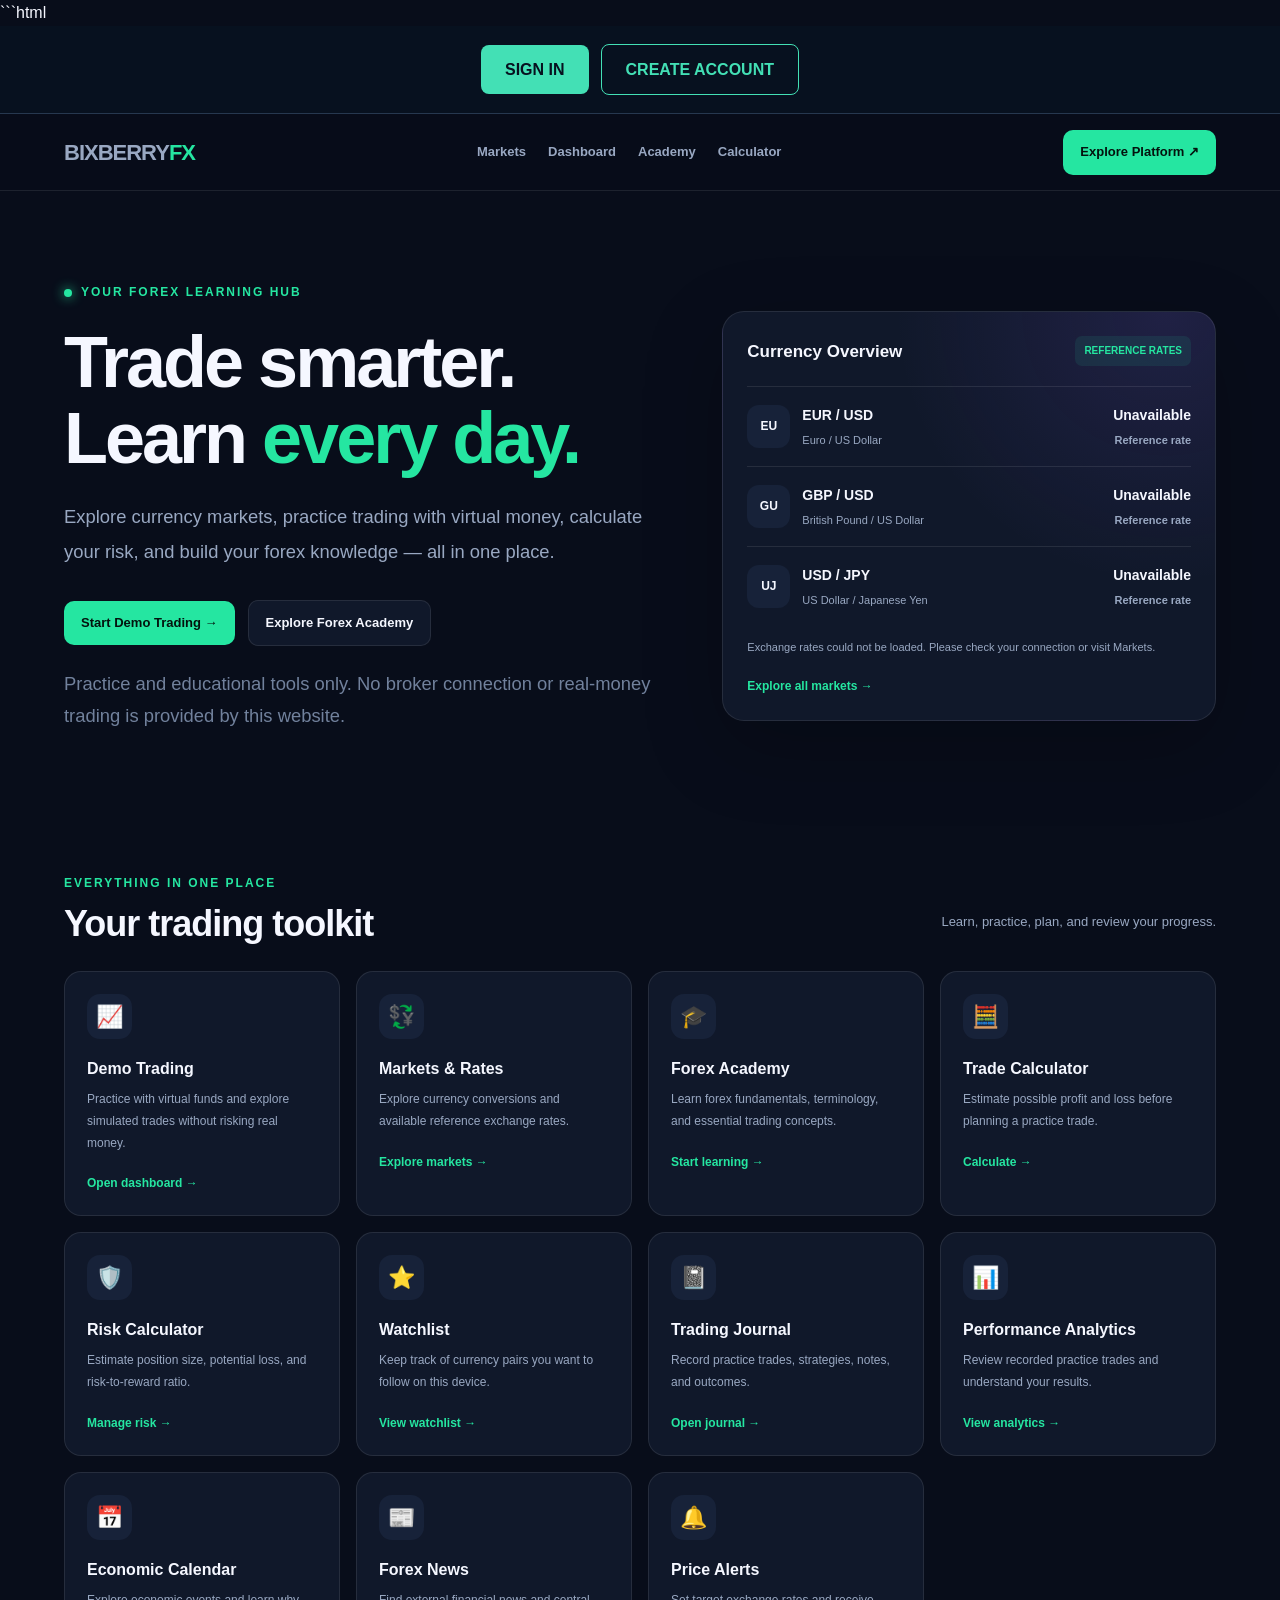
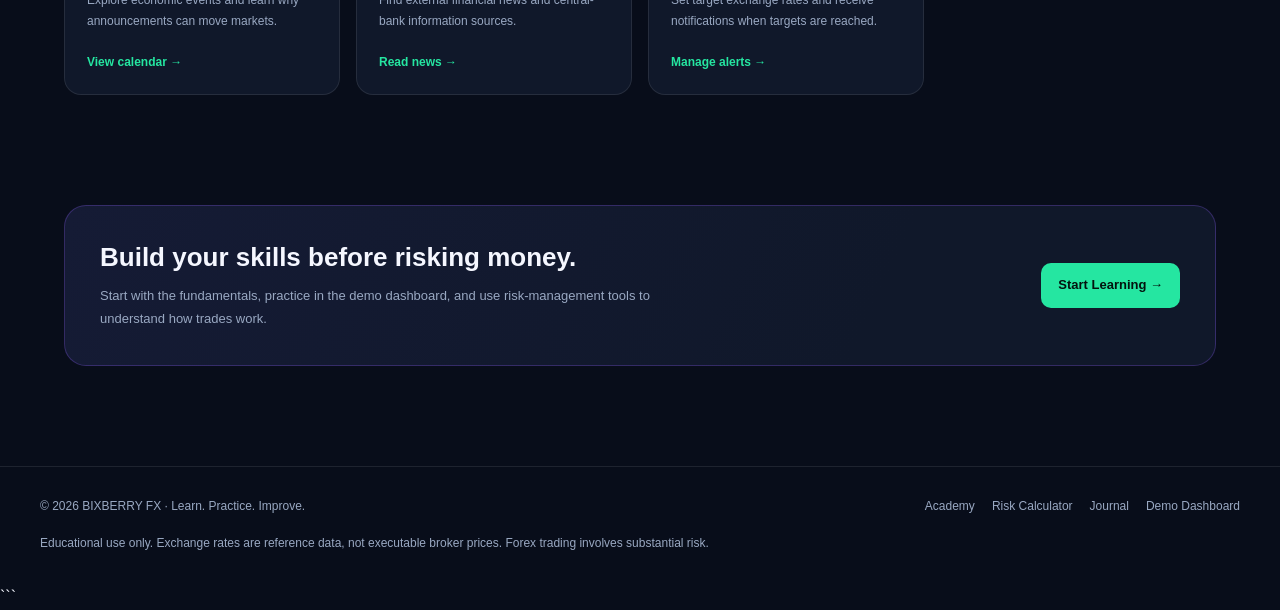
<file: index.html>
```html
<!DOCTYPE html>
<html lang="en">
<head>
  <meta charset="UTF-8">
  <meta name="viewport" content="width=device-width, initial-scale=1.0">
  <meta name="theme-color" content="#080d1a">
  <meta name="description" content="BIXBERRY FX — Explore currency markets, practice trading, learn forex, and manage risk.">
  <title>BIXBERRY FX | Trade Smarter</title>

  <link rel="stylesheet" href="css/style.css">
  <link rel="stylesheet" href="css/features.css">

  <style>
    :root {
      --bg: #080d1a;
      --panel: #10182a;
      --panel-light: #172239;
      --text: #f5f7ff;
      --muted: #99a8c2;
      --green: #25e6a1;
      --purple: #8b5cf6;
      --border: rgba(255,255,255,.09);
    }

    * { box-sizing: border-box; }

    html { scroll-behavior: smooth; }

    body {
      margin: 0;
      background: var(--bg);
      color: var(--text);
      font-family: Inter, Arial, sans-serif;
    }

    a { color: inherit; text-decoration: none; }

    button, a { -webkit-tap-highlight-color: transparent; }

    .site-header {
      position: sticky;
      top: 0;
      z-index: 100;
      background: rgba(8,13,26,.94);
      backdrop-filter: blur(16px);
      border-bottom: 1px solid var(--border);
    }

    .nav {
      max-width: 1200px;
      min-height: 76px;
      margin: auto;
      padding: 14px 24px;
      display: flex;
      align-items: center;
      justify-content: space-between;
      gap: 20px;
    }

    .brand {
      font-size: 22px;
      font-weight: 900;
      letter-spacing: -1px;
      white-space: nowrap;
    }

    .brand span { color: var(--green); }

    .nav-links {
      display: flex;
      align-items: center;
      gap: 22px;
    }

    .nav-links a {
      color: var(--muted);
      font-size: 13px;
      transition: color .2s;
    }

    .nav-links a:hover { color: var(--green); }

    .nav-button, .primary-button, .secondary-button {
      display: inline-flex;
      align-items: center;
      justify-content: center;
      border-radius: 10px;
      padding: 12px 17px;
      font-weight: 800;
      font-size: 13px;
      transition: transform .2s, opacity .2s;
    }

    .nav-button, .primary-button {
      color: #04130e;
      background: var(--green);
    }

    .secondary-button {
      border: 1px solid var(--border);
      background: var(--panel);
      color: var(--text);
    }

    .nav-button:hover, .primary-button:hover,
    .secondary-button:hover { transform: translateY(-2px); }

    .hero {
      max-width: 1200px;
      margin: auto;
      padding: 92px 24px 70px;
      display: grid;
      grid-template-columns: 1.1fr .9fr;
      align-items: center;
      gap: 55px;
    }

    .eyebrow {
      display: inline-flex;
      gap: 9px;
      align-items: center;
      color: var(--green);
      font-size: 12px;
      font-weight: 800;
      text-transform: uppercase;
      letter-spacing: 2px;
    }

    .status-dot {
      width: 8px;
      height: 8px;
      border-radius: 50%;
      background: var(--green);
      box-shadow: 0 0 12px var(--green);
    }

    h1 {
      margin: 23px 0;
      font-size: clamp(42px, 6vw, 72px);
      line-height: 1.05;
      letter-spacing: -3px;
    }

    h1 span {
      color: var(--green);
    }

    .hero-description {
      max-width: 540px;
      color: var(--muted);
      font-size: 16px;
      line-height: 1.9;
    }

    .hero-actions {
      display: flex;
      flex-wrap: wrap;
      gap: 13px;
      margin-top: 30px;
    }

    .disclaimer {
      margin-top: 22px;
      color: #71819c;
      font-size: 11px;
      line-height: 1.7;
    }

    .market-preview {
      padding: 24px;
      border: 1px solid var(--border);
      border-radius: 22px;
      background:
        radial-gradient(circle at 90% 0%, rgba(139,92,246,.13), transparent 45%),
        var(--panel);
      box-shadow: 0 25px 80px rgba(0,0,0,.22);
    }

    .preview-heading {
      display: flex;
      justify-content: space-between;
      align-items: center;
      gap: 12px;
      margin-bottom: 20px;
    }

    .preview-heading h2 { margin: 0; font-size: 17px; }

    .reference-tag {
      padding: 7px 9px;
      border-radius: 7px;
      color: var(--green);
      background: rgba(37,230,161,.09);
      font-size: 10px;
      font-weight: 800;
    }

    .market-row {
      display: flex;
      justify-content: space-between;
      align-items: center;
      gap: 15px;
      padding: 17px 0;
      border-top: 1px solid var(--border);
    }

    .pair-info {
      display: flex;
      align-items: center;
      gap: 12px;
    }

    .pair-icon {
      width: 43px;
      height: 43px;
      display: grid;
      place-items: center;
      border-radius: 12px;
      background: var(--panel-light);
      font-size: 12px;
      font-weight: 900;
    }

    .pair-name { font-size: 14px; font-weight: 800; }

    .pair-description {
      margin-top: 5px;
      color: var(--muted);
      font-size: 11px;
    }

    .pair-price { text-align: right; font-weight: 800; font-size: 14px; }

    .pair-change {
      margin-top: 5px;
      color: var(--muted);
      font-size: 11px;
    }

    .market-note {
      margin-top: 12px;
      color: var(--muted);
      font-size: 11px;
      line-height: 1.7;
    }

    .section {
      max-width: 1200px;
      margin: auto;
      padding: 55px 24px;
    }

    .section-heading {
      display: flex;
      align-items: end;
      justify-content: space-between;
      gap: 20px;
      margin-bottom: 25px;
    }

    .section-heading h2 {
      margin: 8px 0 0;
      font-size: clamp(26px, 4vw, 36px);
      letter-spacing: -1px;
    }

    .section-heading p {
      color: var(--muted);
      font-size: 13px;
      line-height: 1.7;
    }

    .feature-grid {
      display: grid;
      grid-template-columns: repeat(4, minmax(0, 1fr));
      gap: 16px;
    }

    .feature-card {
      display: block;
      padding: 22px;
      border: 1px solid var(--border);
      border-radius: 17px;
      background: var(--panel);
      transition: transform .2s, border-color .2s;
    }

    .feature-card:hover {
      transform: translateY(-4px);
      border-color: rgba(37,230,161,.5);
    }

    .feature-icon {
      display: grid;
      place-items: center;
      width: 45px;
      height: 45px;
      margin-bottom: 20px;
      border-radius: 13px;
      background: var(--panel-light);
      font-size: 22px;
    }

    .feature-card h3 { margin: 0 0 10px; font-size: 16px; }

    .feature-card p {
      margin: 0;
      color: var(--muted);
      font-size: 12px;
      line-height: 1.8;
    }

    .feature-arrow {
      display: block;
      margin-top: 20px;
      color: var(--green);
      font-size: 12px;
      font-weight: 800;
    }

    .learning-banner {
      display: flex;
      justify-content: space-between;
      align-items: center;
      gap: 25px;
      padding: 35px;
      border: 1px solid rgba(139,92,246,.28);
      border-radius: 22px;
      background: linear-gradient(115deg, #151b35, #10182a 70%);
    }

    .learning-banner h2 { margin: 0 0 10px; font-size: 26px; }

    .learning-banner p {
      max-width: 570px;
      margin: 0;
      color: var(--muted);
      font-size: 13px;
      line-height: 1.8;
    }

    footer {
      margin-top: 45px;
      padding: 30px 24px;
      border-top: 1px solid var(--border);
      color: var(--muted);
      font-size: 12px;
    }

    .footer-inner {
      max-width: 1200px;
      margin: auto;
      display: flex;
      flex-wrap: wrap;
      justify-content: space-between;
      gap: 20px;
    }

    .footer-links { display: flex; flex-wrap: wrap; gap: 17px; }

    .footer-links a:hover { color: var(--green); }

    @media (max-width: 950px) {
      .nav-links { gap: 12px; }
      .nav-links a { font-size: 12px; }
      .hero { gap: 28px; padding-top: 65px; }
      .feature-grid { grid-template-columns: repeat(2, minmax(0, 1fr)); }
    }

    @media (max-width: 700px) {
      .nav { padding: 15px 18px; flex-wrap: wrap; }
      .nav-links {
        order: 3;
        width: 100%;
        overflow-x: auto;
        padding: 5px 0 8px;
      }
      .nav-button { margin-left: auto; }
      .hero {
        grid-template-columns: 1fr;
        padding: 55px 18px 35px;
        gap: 35px;
      }
      h1 { letter-spacing: -2px; }
      .section { padding: 40px 18px; }
      .section-heading { align-items: start; flex-direction: column; gap: 8px; }
      .learning-banner { padding: 25px; align-items: start; flex-direction: column; }
    }

    @media (max-width: 420px) {
      .feature-grid { grid-template-columns: 1fr; }
      .market-preview { padding: 17px; }
      .hero-actions a { flex: 1 1 100%; }
      .nav-button { padding: 10px 12px; font-size: 12px; }
    }
  </style>
</head>

<body>

<!-- BIXBERRY FX SIGN IN / CREATE ACCOUNT -->
<div id="bixberry-auth-buttons" style="
  display:flex;justify-content:center;align-items:center;
  flex-wrap:wrap;gap:12px;padding:18px 12px;
  background:#07111f;border-bottom:1px solid #26384f;
">
  <a href="login.html" style="
    display:inline-block;padding:12px 24px;border-radius:8px;
    background:#43e0b5;color:#07111f;font-weight:bold;
    text-decoration:none;font-family:Arial,sans-serif;
  ">SIGN IN</a>
  <a href="signup.html" style="
    display:inline-block;padding:12px 24px;border-radius:8px;
    border:1px solid #43e0b5;color:#43e0b5;font-weight:bold;
    text-decoration:none;font-family:Arial,sans-serif;
  ">CREATE ACCOUNT</a>
</div>

  <header class="site-header">
    <nav class="nav" aria-label="Main navigation">
      <a class="brand" href="index.html">BIXBERRY<span> FX</span></a>

      <div class="nav-links">
        <a href="#markets">Markets</a>
        <a href="dashboard.html">Dashboard</a>
        <a href="academy.html">Academy</a>
        <a href="calculator.html">Calculator</a>
      </div>

      <a class="nav-button" href="dashboard.html">Explore Platform ↗</a>
    </nav>
  </header>

  <main>
    <section class="hero">
      <div>
        <div class="eyebrow"><span class="status-dot"></span> Your forex learning hub</div>

        <h1>Trade smarter.<br>Learn <span>every day.</span></h1>

        <p class="hero-description">
          Explore currency markets, practice trading with virtual money,
          calculate your risk, and build your forex knowledge — all in one place.
        </p>

        <div class="hero-actions">
          <a class="primary-button" href="dashboard.html">Start Demo Trading →</a>
          <a class="secondary-button" href="academy.html">Explore Forex Academy</a>
        </div>

        <p class="disclaimer">
          Practice and educational tools only. No broker connection or real-money
          trading is provided by this website.
        </p>
      </div>

      <div class="market-preview" id="markets">
        <div class="preview-heading">
          <h2>Currency Overview</h2>
          <span class="reference-tag">REFERENCE RATES</span>
        </div>

        <div class="market-row">
          <div class="pair-info">
            <div class="pair-icon">EU</div>
            <div>
              <div class="pair-name">EUR / USD</div>
              <div class="pair-description">Euro / US Dollar</div>
            </div>
          </div>
          <div class="pair-price">
            <div id="eurusd">Loading...</div>
            <div class="pair-change">Reference rate</div>
          </div>
        </div>

        <div class="market-row">
          <div class="pair-info">
            <div class="pair-icon">GU</div>
            <div>
              <div class="pair-name">GBP / USD</div>
              <div class="pair-description">British Pound / US Dollar</div>
            </div>
          </div>
          <div class="pair-price">
            <div id="gbpusd">Loading...</div>
            <div class="pair-change">Reference rate</div>
          </div>
        </div>

        <div class="market-row">
          <div class="pair-info">
            <div class="pair-icon">UJ</div>
            <div>
              <div class="pair-name">USD / JPY</div>
              <div class="pair-description">US Dollar / Japanese Yen</div>
            </div>
          </div>
          <div class="pair-price">
            <div id="usdjpy">Loading...</div>
            <div class="pair-change">Reference rate</div>
          </div>
        </div>

        <div class="market-note" id="market-note">
          Loading reference exchange rates...
        </div>

        <a class="feature-arrow" href="markets.html">Explore all markets →</a>
      </div>
    </section>

    <section class="section">
      <div class="section-heading">
        <div>
          <div class="eyebrow">Everything in one place</div>
          <h2>Your trading toolkit</h2>
        </div>
        <p>Learn, practice, plan, and review your progress.</p>
      </div>

      <div class="feature-grid">
        <a class="feature-card" href="dashboard.html">
          <div class="feature-icon">📈</div>
          <h3>Demo Trading</h3>
          <p>Practice with virtual funds and explore simulated trades without risking real money.</p>
          <span class="feature-arrow">Open dashboard →</span>
        </a>

        <a class="feature-card" href="markets.html">
          <div class="feature-icon">💱</div>
          <h3>Markets & Rates</h3>
          <p>Explore currency conversions and available reference exchange rates.</p>
          <span class="feature-arrow">Explore markets →</span>
        </a>

        <a class="feature-card" href="academy.html">
          <div class="feature-icon">🎓</div>
          <h3>Forex Academy</h3>
          <p>Learn forex fundamentals, terminology, and essential trading concepts.</p>
          <span class="feature-arrow">Start learning →</span>
        </a>

        <a class="feature-card" href="calculator.html">
          <div class="feature-icon">🧮</div>
          <h3>Trade Calculator</h3>
          <p>Estimate possible profit and loss before planning a practice trade.</p>
          <span class="feature-arrow">Calculate →</span>
        </a>

        <a class="feature-card" href="risk.html">
          <div class="feature-icon">🛡️</div>
          <h3>Risk Calculator</h3>
          <p>Estimate position size, potential loss, and risk-to-reward ratio.</p>
          <span class="feature-arrow">Manage risk →</span>
        </a>

        <a class="feature-card" href="watchlist.html">
          <div class="feature-icon">⭐</div>
          <h3>Watchlist</h3>
          <p>Keep track of currency pairs you want to follow on this device.</p>
          <span class="feature-arrow">View watchlist →</span>
        </a>

        <a class="feature-card" href="journal.html">
          <div class="feature-icon">📓</div>
          <h3>Trading Journal</h3>
          <p>Record practice trades, strategies, notes, and outcomes.</p>
          <span class="feature-arrow">Open journal →</span>
        </a>

        <a class="feature-card" href="analytics.html">
          <div class="feature-icon">📊</div>
          <h3>Performance Analytics</h3>
          <p>Review recorded practice trades and understand your results.</p>
          <span class="feature-arrow">View analytics →</span>
        </a>

        <a class="feature-card" href="calendar.html">
          <div class="feature-icon">📅</div>
          <h3>Economic Calendar</h3>
          <p>Explore economic events and learn why announcements can move markets.</p>
          <span class="feature-arrow">View calendar →</span>
        </a>

        <a class="feature-card" href="news.html">
          <div class="feature-icon">📰</div>
          <h3>Forex News</h3>
          <p>Find external financial news and central-bank information sources.</p>
          <span class="feature-arrow">Read news →</span>
        </a>        <a class="feature-card" href="alerts.html">
          <div class="feature-icon">🔔</div>
          <h3>Price Alerts</h3>
          <p>Set target exchange rates and receive notifications when targets are reached.</p>
          <span class="feature-arrow">Manage alerts →</span>
        </a>
        
      </div>
    </section>

    <section class="section">
      <div class="learning-banner">
        <div>
          <h2>Build your skills before risking money.</h2>
          <p>
            Start with the fundamentals, practice in the demo dashboard, and
            use risk-management tools to understand how trades work.
          </p>
        </div>
        <a class="primary-button" href="academy.html">Start Learning →</a>
      </div>
    </section>
  </main>

  <footer>
    <div class="footer-inner">
      <div>© <span id="year"></span> BIXBERRY FX · Learn. Practice. Improve.</div>
      <div class="footer-links">
        <a href="academy.html">Academy</a>
        <a href="risk.html">Risk Calculator</a>
        <a href="journal.html">Journal</a>
        <a href="dashboard.html">Demo Dashboard</a>
      </div>
    </div>
    <div class="footer-inner" style="margin-top:16px;line-height:1.8">
      Educational use only. Exchange rates are reference data, not executable broker prices.
      Forex trading involves substantial risk.
    </div>
  </footer>

  <script>
    document.getElementById("year").textContent = new Date().getFullYear();

    async function loadReferenceRates() {
      const note = document.getElementById("market-note");

      try {
        const response = await fetch(
          "https://api.frankfurter.dev/v1/latest?base=USD&symbols=EUR,GBP,JPY"
        );

        if (!response.ok) throw new Error("Rates unavailable");

        const data = await response.json();
        const rates = data.rates;

        const eurusd = rates.EUR ? 1 / rates.EUR : null;
        const gbpusd = rates.GBP ? 1 / rates.GBP : null;
        const usdjpy = rates.JPY;

        document.getElementById("eurusd").textContent =
          eurusd ? eurusd.toFixed(5) : "Unavailable";

        document.getElementById("gbpusd").textContent =
          gbpusd ? gbpusd.toFixed(5) : "Unavailable";

        document.getElementById("usdjpy").textContent =
          usdjpy ? usdjpy.toFixed(3) : "Unavailable";

        note.textContent =
          "Reference rates dated " + (data.date || "as provided by the source") +
          ". These may be delayed and are not live broker quotes.";
      } catch (error) {
        document.getElementById("eurusd").textContent = "Unavailable";
        document.getElementById("gbpusd").textContent = "Unavailable";
        document.getElementById("usdjpy").textContent = "Unavailable";

        note.textContent =
          "Exchange rates could not be loaded. Please check your connection or visit Markets.";
      }
    }

    loadReferenceRates();
  </script>
</body>
</html>
```
</file>
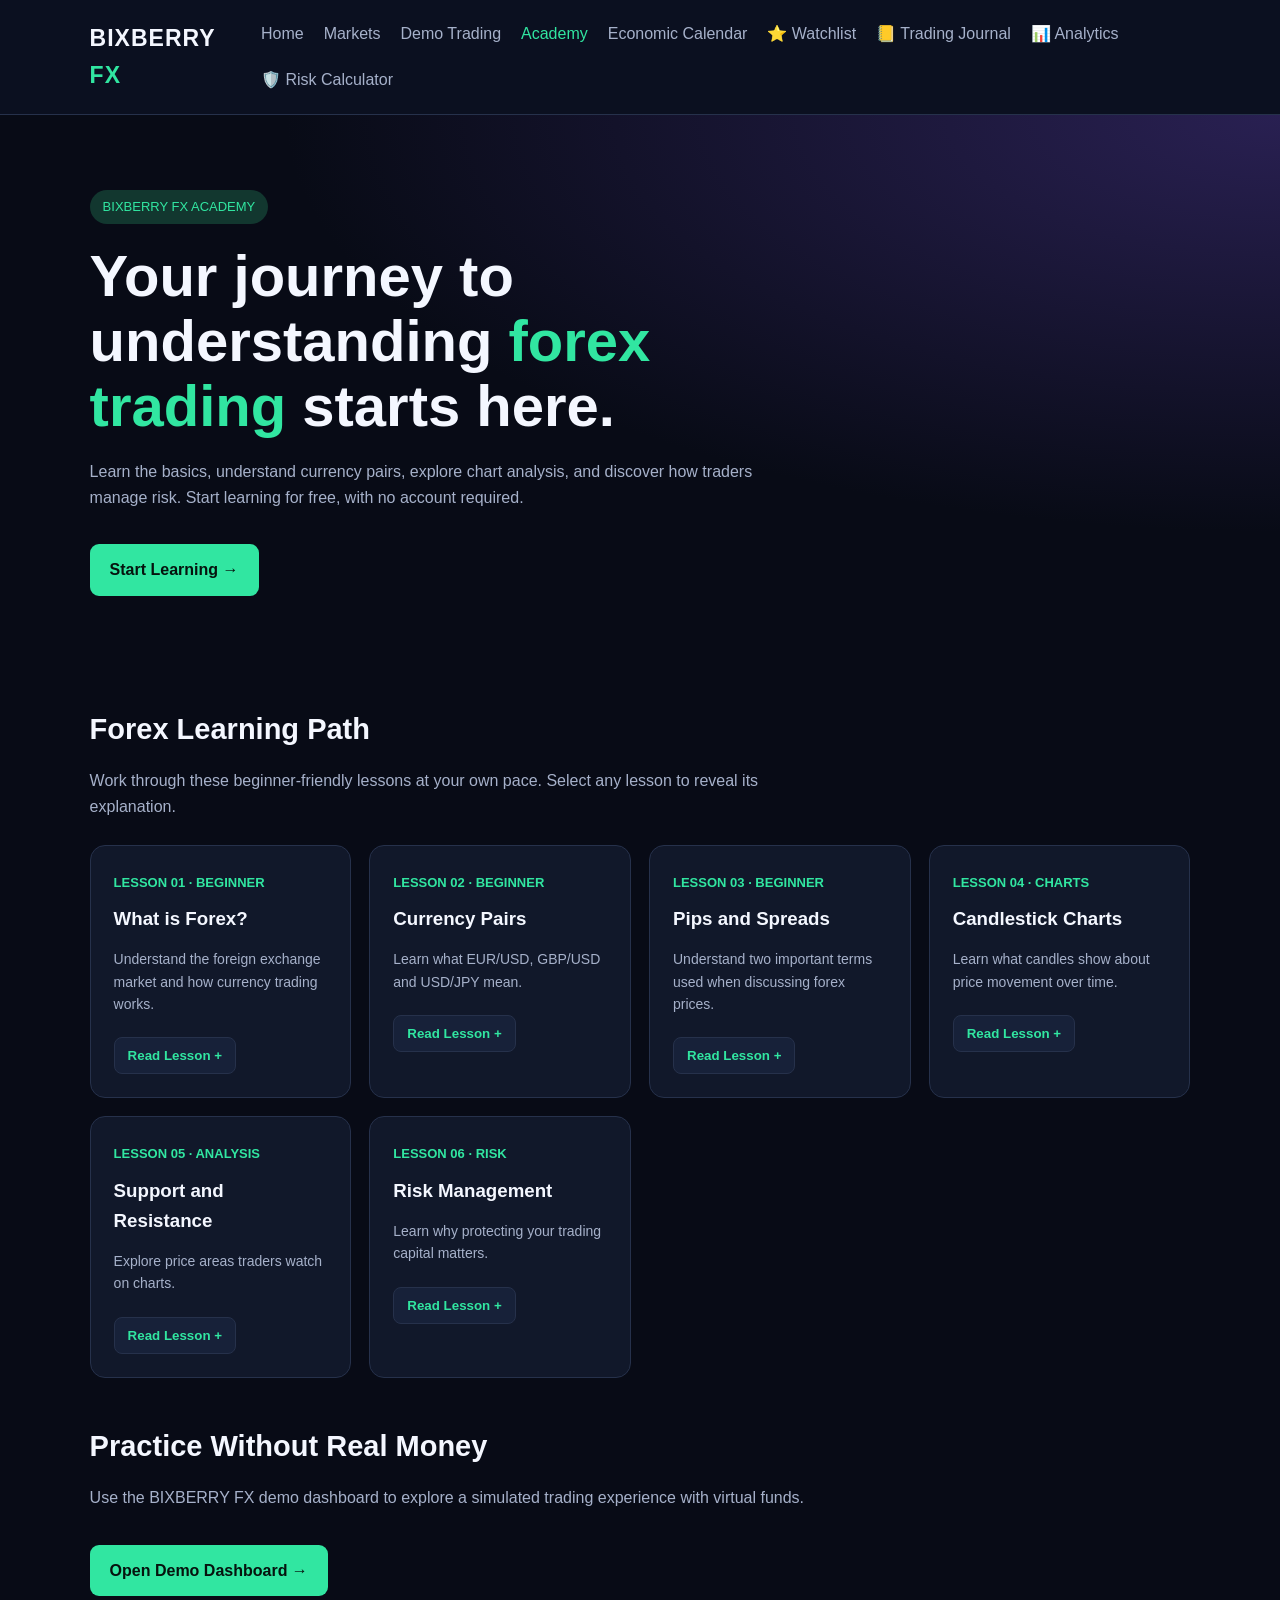
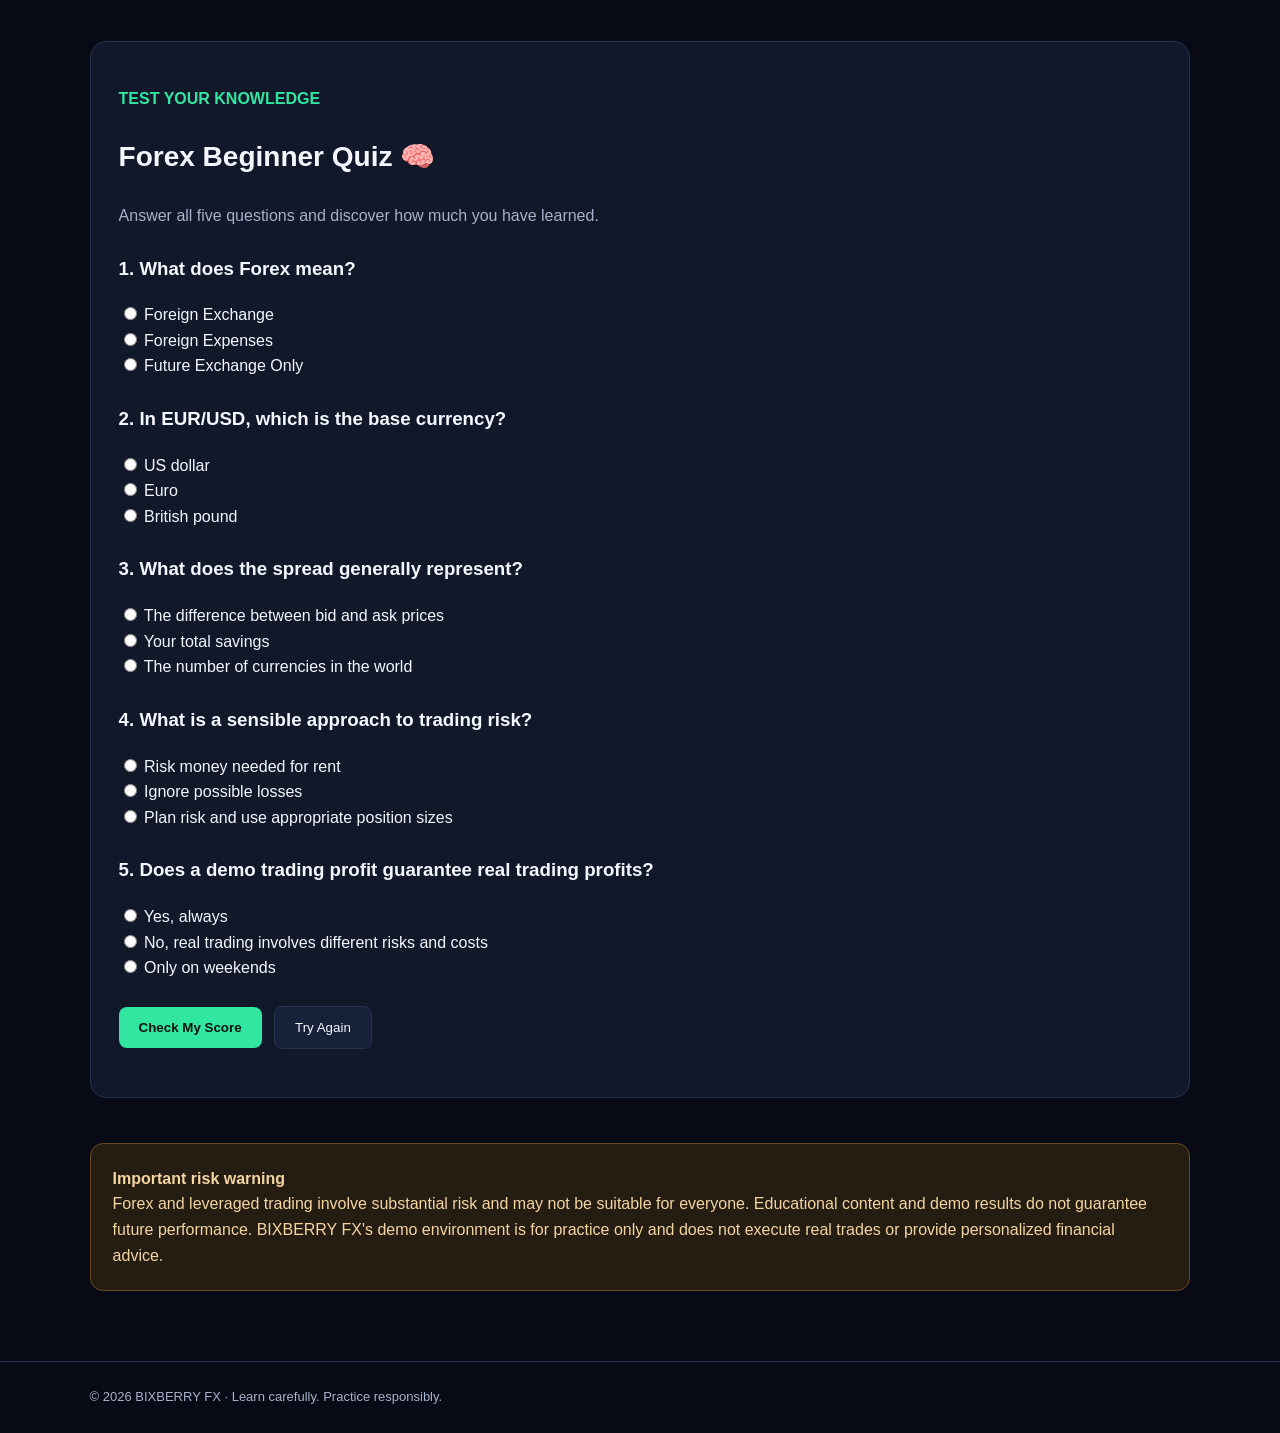
<file: academy.html>
<!DOCTYPE html>
<html lang="en">
<head>
  <meta charset="UTF-8">
  <meta name="viewport" content="width=device-width, initial-scale=1.0">
  <title>Forex Academy | BIXBERRY FX</title>
  <meta name="description" content="Learn forex trading basics, currency pairs, technical analysis and risk management with BIXBERRY FX Academy.">
  <style>
    :root {
      --bg: #080b16;
      --panel: #11182a;
      --panel2: #172139;
      --text: #f4f7ff;
      --muted: #a6b1ca;
      --purple: #8b5cf6;
      --green: #31e6a1;
      --border: #26314b;
    }

    * { box-sizing: border-box; }

    body {
      margin: 0;
      font-family: Arial, sans-serif;
      background: var(--bg);
      color: var(--text);
      line-height: 1.6;
    }

    a { color: inherit; text-decoration: none; }

    header {
      display: flex;
      justify-content: space-between;
      align-items: center;
      gap: 20px;
      padding: 20px 7%;
      border-bottom: 1px solid var(--border);
      background: #0b1020;
    }

    .logo {
      font-size: 23px;
      font-weight: 800;
      letter-spacing: 1px;
    }

    .logo span { color: var(--green); }

    nav { display: flex; gap: 20px; flex-wrap: wrap; }

    nav a { color: var(--muted); }
    nav a:hover, nav a.active { color: var(--green); }

    .hero {
      padding: 75px 7% 55px;
      background: radial-gradient(ellipse at top right, #292052 0%, transparent 55%);
    }

    .tag {
      display: inline-block;
      color: var(--green);
      background: #12372f;
      padding: 7px 13px;
      border-radius: 20px;
      font-size: 13px;
    }

    h1 {
      font-size: clamp(35px, 6vw, 58px);
      line-height: 1.12;
      max-width: 750px;
      margin: 20px 0;
    }

    h1 span { color: var(--green); }

    .hero p, .section-intro {
      color: var(--muted);
      max-width: 720px;
    }

    .button {
      display: inline-block;
      margin-top: 18px;
      padding: 13px 20px;
      border-radius: 9px;
      background: var(--green);
      color: #06130e;
      font-weight: bold;
    }

    main { padding: 20px 7% 70px; }

    .section-title { margin-top: 35px; }

    .section-title h2 { font-size: 29px; margin-bottom: 5px; }

    .grid {
      display: grid;
      grid-template-columns: repeat(auto-fit, minmax(235px, 1fr));
      gap: 18px;
      margin: 25px 0 45px;
    }

    .card {
      padding: 23px;
      border: 1px solid var(--border);
      border-radius: 15px;
      background: var(--panel);
    }

    .card:hover {
      border-color: var(--purple);
      transform: translateY(-2px);
      transition: 0.2s;
    }

    .number {
      color: var(--green);
      font-size: 13px;
      font-weight: bold;
    }

    .card h3 { margin: 10px 0; }
    .card p { color: var(--muted); font-size: 14px; }

    .lesson-button {
      border: 1px solid var(--border);
      color: var(--green);
      background: var(--panel2);
      border-radius: 8px;
      padding: 10px 13px;
      cursor: pointer;
      font-weight: bold;
      margin-top: 8px;
    }

    .lesson-content {
      display: none;
      padding-top: 12px;
      margin-top: 12px;
      border-top: 1px solid var(--border);
      color: var(--muted);
      font-size: 14px;
    }

    .lesson-content.open { display: block; }

    .warning {
      padding: 22px;
      border: 1px solid #6b4b26;
      background: #251c12;
      border-radius: 13px;
      color: #f4d6a4;
      margin-top: 30px;
    }

    footer {
      border-top: 1px solid var(--border);
      padding: 25px 7%;
      color: var(--muted);
      font-size: 13px;
    }

    @media (max-width: 600px) {
      header { align-items: flex-start; flex-direction: column; }
      nav { gap: 13px; }
      .hero { padding-top: 50px; }
    }
  </style>

<link rel="manifest" href="manifest.webmanifest">
<link rel="icon" href="icons/icon.svg" type="image/svg+xml">
<meta name="theme-color" content="#080b16">

</head>
<body>
  <header>
    <a class="logo" href="index.html">BIXBERRY <span>FX</span></a>
    <nav>
      <a href="index.html">Home</a>
      <a href="markets.html">Markets</a>
      <a href="dashboard.html">Demo Trading</a>
      <a class="active" href="academy.html">Academy</a>
    
      <a href="calendar.html">Economic Calendar</a>
      <a href="watchlist.html">⭐ Watchlist</a>
  <a href="journal.html">📒 Trading Journal</a>
  <a href="analytics.html">📊 Analytics</a>
  <a href="risk.html">🛡️ Risk Calculator</a>
</nav>
  </header>

  <section class="hero">
    <span class="tag">BIXBERRY FX ACADEMY</span>
    <h1>Your journey to understanding <span>forex trading</span> starts here.</h1>
    <p>Learn the basics, understand currency pairs, explore chart analysis, and discover how traders manage risk. Start learning for free, with no account required.</p>
    <a class="button" href="#lessons">Start Learning →</a>
  </section>

  <main>
    <section class="section-title" id="lessons">
      <h2>Forex Learning Path</h2>
      <p class="section-intro">Work through these beginner-friendly lessons at your own pace. Select any lesson to reveal its explanation.</p>
    </section>

    <div class="grid">
      <article class="card">
        <span class="number">LESSON 01 · BEGINNER</span>
        <h3>What is Forex?</h3>
        <p>Understand the foreign exchange market and how currency trading works.</p>
        <button class="lesson-button" aria-expanded="false">Read Lesson +</button>
        <div class="lesson-content">
          Forex, short for foreign exchange, is the market where currencies are exchanged. Traders compare one currency with another, such as the euro against the US dollar. Currency prices can rise or fall, and trading can result in losses.
        </div>
      </article>

      <article class="card">
        <span class="number">LESSON 02 · BEGINNER</span>
        <h3>Currency Pairs</h3>
        <p>Learn what EUR/USD, GBP/USD and USD/JPY mean.</p>
        <button class="lesson-button" aria-expanded="false">Read Lesson +</button>
        <div class="lesson-content">
          A currency pair compares two currencies. In EUR/USD, EUR is the base currency and USD is the quote currency. If EUR/USD is 1.1000, one euro is worth 1.10 US dollars at that quoted rate. Rates vary by provider and market conditions.
        </div>
      </article>

      <article class="card">
        <span class="number">LESSON 03 · BEGINNER</span>
        <h3>Pips and Spreads</h3>
        <p>Understand two important terms used when discussing forex prices.</p>
        <button class="lesson-button" aria-expanded="false">Read Lesson +</button>
        <div class="lesson-content">
          A pip is a standard unit used to describe price movement. For many pairs, it is 0.0001; for many JPY pairs, it is 0.01. The spread is the difference between the bid and ask prices. Actual trading costs may also include commissions and fees.
        </div>
      </article>

      <article class="card">
        <span class="number">LESSON 04 · CHARTS</span>
        <h3>Candlestick Charts</h3>
        <p>Learn what candles show about price movement over time.</p>
        <button class="lesson-button" aria-expanded="false">Read Lesson +</button>
        <div class="lesson-content">
          A candlestick represents an opening price, closing price, high and low for a selected period. A candle's body shows the difference between open and close. Its wicks show the high and low. Colors depend on the chart's settings.
        </div>
      </article>

      <article class="card">
        <span class="number">LESSON 05 · ANALYSIS</span>
        <h3>Support and Resistance</h3>
        <p>Explore price areas traders watch on charts.</p>
        <button class="lesson-button" aria-expanded="false">Read Lesson +</button>
        <div class="lesson-content">
          Support is an area where price has previously found buying interest. Resistance is an area where selling interest has appeared. These are zones, not guarantees: prices can break through them, and past behavior does not ensure future results.
        </div>
      </article>

      <article class="card">
        <span class="number">LESSON 06 · RISK</span>
        <h3>Risk Management</h3>
        <p>Learn why protecting your trading capital matters.</p>
        <button class="lesson-button" aria-expanded="false">Read Lesson +</button>
        <div class="lesson-content">
          Decide how much you can afford to lose before considering a trade. Position size, leverage, stop-loss orders and trading costs all affect risk. Stop-loss orders may not execute at the expected price during fast or illiquid markets. Never trade with money needed for essential expenses.
        </div>
      </article>
    </div>

    <section class="section-title">
      <h2>Practice Without Real Money</h2>
      <p class="section-intro">Use the BIXBERRY FX demo dashboard to explore a simulated trading experience with virtual funds.</p>
      <a class="button" href="dashboard.html">Open Demo Dashboard →</a>
    </section>

    
<!-- BIXBERRY FX FOREX QUIZ -->
<section id="forex-quiz" style="margin:45px 0;padding:28px;background:#11182a;border:1px solid #26314b;border-radius:16px;">
  <p style="color:#31e6a1;font-weight:bold;">TEST YOUR KNOWLEDGE</p>
  <h2 style="font-size:28px;">Forex Beginner Quiz 🧠</h2>
  <p style="color:#a6b1ca;">Answer all five questions and discover how much you have learned.</p>

  <form id="quiz-form">
    <div class="quiz-question" style="margin:25px 0;">
      <h3>1. What does Forex mean?</h3>
      <label><input type="radio" name="q1" value="a"> Foreign Exchange</label><br>
      <label><input type="radio" name="q1" value="b"> Foreign Expenses</label><br>
      <label><input type="radio" name="q1" value="c"> Future Exchange Only</label>
    </div>

    <div class="quiz-question" style="margin:25px 0;">
      <h3>2. In EUR/USD, which is the base currency?</h3>
      <label><input type="radio" name="q2" value="a"> US dollar</label><br>
      <label><input type="radio" name="q2" value="b"> Euro</label><br>
      <label><input type="radio" name="q2" value="c"> British pound</label>
    </div>

    <div class="quiz-question" style="margin:25px 0;">
      <h3>3. What does the spread generally represent?</h3>
      <label><input type="radio" name="q3" value="a"> The difference between bid and ask prices</label><br>
      <label><input type="radio" name="q3" value="b"> Your total savings</label><br>
      <label><input type="radio" name="q3" value="c"> The number of currencies in the world</label>
    </div>

    <div class="quiz-question" style="margin:25px 0;">
      <h3>4. What is a sensible approach to trading risk?</h3>
      <label><input type="radio" name="q4" value="a"> Risk money needed for rent</label><br>
      <label><input type="radio" name="q4" value="b"> Ignore possible losses</label><br>
      <label><input type="radio" name="q4" value="c"> Plan risk and use appropriate position sizes</label>
    </div>

    <div class="quiz-question" style="margin:25px 0;">
      <h3>5. Does a demo trading profit guarantee real trading profits?</h3>
      <label><input type="radio" name="q5" value="a"> Yes, always</label><br>
      <label><input type="radio" name="q5" value="b"> No, real trading involves different risks and costs</label><br>
      <label><input type="radio" name="q5" value="c"> Only on weekends</label>
    </div>

    <button type="submit" style="padding:13px 20px;background:#31e6a1;color:#07130f;border:0;border-radius:8px;font-weight:bold;cursor:pointer;">
      Check My Score
    </button>
    <button type="button" id="reset-quiz" style="padding:13px 20px;margin-left:8px;background:#172139;color:#f4f7ff;border:1px solid #26314b;border-radius:8px;cursor:pointer;">
      Try Again
    </button>
  </form>

  <div id="quiz-result" role="status" aria-live="polite" style="margin-top:20px;font-size:17px;font-weight:bold;"></div>
  <div id="quiz-feedback" style="color:#a6b1ca;line-height:1.9;"></div>
</section>

<div class="warning">
      <strong>Important risk warning</strong><br>
      Forex and leveraged trading involve substantial risk and may not be suitable for everyone. Educational content and demo results do not guarantee future performance. BIXBERRY FX's demo environment is for practice only and does not execute real trades or provide personalized financial advice.
    </div>
  </main>

  <footer>
    © 2026 BIXBERRY FX · Learn carefully. Practice responsibly.
  </footer>

  <script>
    document.querySelectorAll(".lesson-button").forEach(button => {
      button.addEventListener("click", () => {
        const content = button.nextElementSibling;
        const isOpen = content.classList.toggle("open");
        button.textContent = isOpen ? "Close Lesson −" : "Read Lesson +";
        button.setAttribute("aria-expanded", String(isOpen));
      });
    });
  </script>

<script>
(function () {
  const form = document.getElementById("quiz-form");
  if (!form) return;

  const answers = {
    q1: { answer: "a", explanation: "Forex means Foreign Exchange." },
    q2: { answer: "b", explanation: "EUR is the base currency in EUR/USD." },
    q3: { answer: "a", explanation: "The spread is the difference between bid and ask prices." },
    q4: { answer: "c", explanation: "Risk planning and appropriate position sizing help manage potential losses." },
    q5: { answer: "b", explanation: "Demo results do not guarantee real trading performance." }
  };

  form.addEventListener("submit", function (event) {
    event.preventDefault();

    let score = 0;
    let feedback = "";

    Object.keys(answers).forEach(function (key, index) {
      const selected = form.querySelector('input[name="' + key + '"]:checked');
      const correct = selected && selected.value === answers[key].answer;

      if (correct) score++;

      feedback += (correct ? "✓ " : "✗ ") +
        "Question " + (index + 1) + ": " +
        answers[key].explanation + "<br>";
    });

    document.getElementById("quiz-result").textContent =
      "Your score: " + score + " / 5";

    document.getElementById("quiz-result").style.color =
      score >= 4 ? "#31e6a1" : "#f4d6a4";

    document.getElementById("quiz-feedback").innerHTML = feedback;
  });

  document.getElementById("reset-quiz").addEventListener("click", function () {
    form.reset();
    document.getElementById("quiz-result").textContent = "";
    document.getElementById("quiz-feedback").textContent = "";
  });
})();
</script>


<script>
if ("serviceWorker" in navigator) {
  window.addEventListener("load", () => {
    navigator.serviceWorker.register("./sw.js")
      .then(() => console.log("BIXBERRY FX offline support enabled."))
      .catch(error => console.error("App setup error:", error));
  });
}
</script>

</body>
</html>
</file>
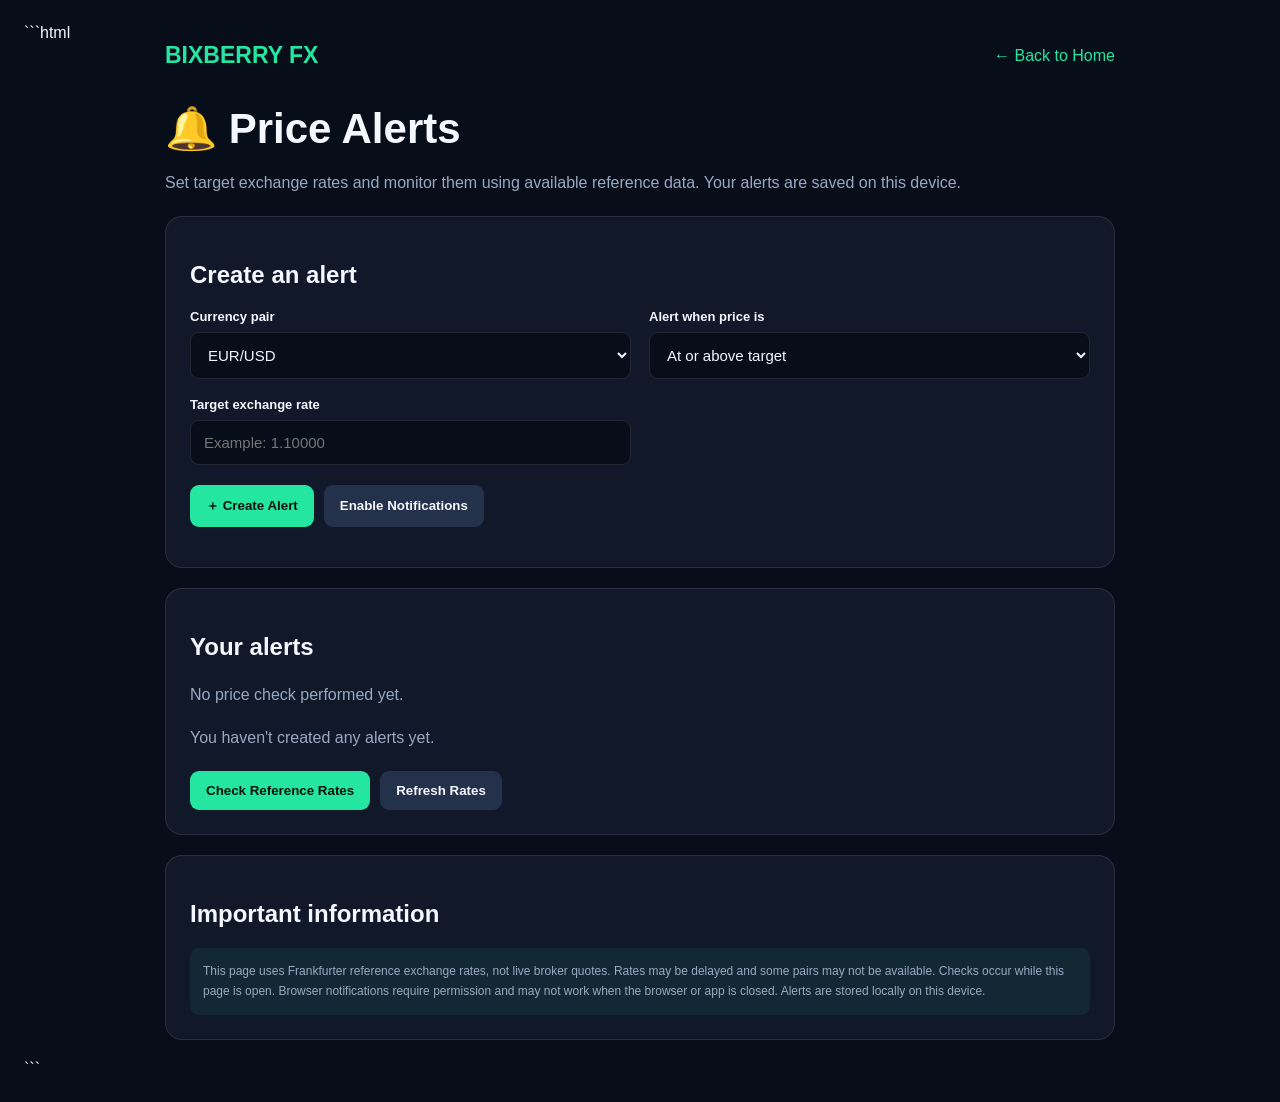
<file: alerts.html>
```html
<!DOCTYPE html>
<html lang="en">
<head>
  <meta charset="UTF-8">
  <meta name="viewport" content="width=device-width, initial-scale=1">
  <meta name="theme-color" content="#080d1a">
  <title>Price Alerts | BIXBERRY FX</title>
  <link rel="manifest" href="manifest.webmanifest">
  <style>
    :root {
      --bg: #080d1a;
      --panel: #10182a;
      --border: rgba(255,255,255,.1);
      --text: #f5f7ff;
      --muted: #9aa9c2;
      --green: #25e6a1;
      --red: #ff7272;
    }

    * { box-sizing: border-box; }

    body {
      margin: 0;
      padding: 24px;
      background: var(--bg);
      color: var(--text);
      font-family: Arial, sans-serif;
    }

    a { color: var(--green); text-decoration: none; }

    .container { max-width: 950px; margin: auto; }

    header {
      display: flex;
      justify-content: space-between;
      align-items: center;
      gap: 15px;
      flex-wrap: wrap;
      margin-bottom: 30px;
    }

    .brand { font-size: 23px; font-weight: 900; }
    .brand span { color: var(--green); }

    h1 { margin-bottom: 8px; font-size: clamp(30px, 5vw, 42px); }
    .muted { color: var(--muted); line-height: 1.7; }

    .card {
      background: var(--panel);
      border: 1px solid var(--border);
      border-radius: 17px;
      padding: 24px;
      margin: 20px 0;
    }

    .form-grid {
      display: grid;
      grid-template-columns: repeat(2, minmax(0, 1fr));
      gap: 18px;
    }

    label {
      display: block;
      margin-bottom: 8px;
      font-size: 13px;
      font-weight: bold;
    }

    input, select {
      width: 100%;
      padding: 13px;
      background: #080d1a;
      border: 1px solid var(--border);
      border-radius: 9px;
      color: var(--text);
      font-size: 15px;
    }

    button {
      padding: 12px 16px;
      border: 0;
      border-radius: 9px;
      background: var(--green);
      color: #04130e;
      font-weight: bold;
      cursor: pointer;
    }

    button.secondary {
      background: #24314a;
      color: var(--text);
    }

    button.danger {
      background: #48232e;
      color: #ffb5b5;
    }

    .actions {
      display: flex;
      gap: 10px;
      flex-wrap: wrap;
      margin-top: 20px;
    }

    .alert-row {
      display: flex;
      justify-content: space-between;
      align-items: center;
      gap: 15px;
      flex-wrap: wrap;
      padding: 17px 0;
      border-bottom: 1px solid var(--border);
    }

    .alert-row:last-child { border-bottom: 0; }

    .status {
      color: var(--green);
      font-size: 12px;
      margin-top: 6px;
    }

    .notice {
      padding: 13px;
      border-radius: 9px;
      background: rgba(37,230,161,.08);
      color: var(--muted);
      font-size: 12px;
      line-height: 1.7;
    }

    #message { margin-top: 15px; font-size: 13px; }

    @media (max-width: 600px) {
      body { padding: 16px; }
      .card { padding: 18px; }
      .form-grid { grid-template-columns: 1fr; }
    }
  </style>
</head>

<body>
  <main class="container">
    <header>
      <a class="brand" href="index.html">BIXBERRY <span>FX</span></a>
      <a href="index.html">← Back to Home</a>
    </header>

    <section>
      <h1>🔔 Price Alerts</h1>
      <p class="muted">
        Set target exchange rates and monitor them using available reference data.
        Your alerts are saved on this device.
      </p>
    </section>

    <section class="card">
      <h2>Create an alert</h2>

      <form id="alert-form">
        <div class="form-grid">
          <div>
            <label for="pair">Currency pair</label>
            <select id="pair" required>
              <option value="EUR/USD">EUR/USD</option>
              <option value="GBP/USD">GBP/USD</option>
              <option value="USD/JPY">USD/JPY</option>
              <option value="USD/KES">USD/KES</option>
              <option value="EUR/GBP">EUR/GBP</option>
            </select>
          </div>

          <div>
            <label for="condition">Alert when price is</label>
            <select id="condition" required>
              <option value="above">At or above target</option>
              <option value="below">At or below target</option>
            </select>
          </div>

          <div>
            <label for="target">Target exchange rate</label>
            <input id="target" type="number" step="any" min="0"
                   placeholder="Example: 1.10000" required>
          </div>
        </div>

        <div class="actions">
          <button type="submit">＋ Create Alert</button>
          <button type="button" class="secondary" id="notify-button">
            Enable Notifications
          </button>
        </div>

        <div id="message" role="status" aria-live="polite"></div>
      </form>
    </section>

    <section class="card">
      <h2>Your alerts</h2>
      <p class="muted" id="last-check">No price check performed yet.</p>
      <div id="alert-list"></div>

      <div class="actions">
        <button id="check-button">Check Reference Rates</button>
        <button class="secondary" id="refresh-button">Refresh Rates</button>
      </div>
    </section>

    <section class="card">
      <h2>Important information</h2>
      <div class="notice">
        This page uses Frankfurter reference exchange rates, not live broker quotes.
        Rates may be delayed and some pairs may not be available. Checks occur while
        this page is open. Browser notifications require permission and may not work
        when the browser or app is closed. Alerts are stored locally on this device.
      </div>
    </section>
  </main>

  <script>
    const STORAGE_KEY = "bixberry-fx-price-alerts-v1";

    const pairDefinitions = {
      "EUR/USD": { base: "EUR", quote: "USD" },
      "GBP/USD": { base: "GBP", quote: "USD" },
      "USD/JPY": { base: "USD", quote: "JPY" },
      "USD/KES": { base: "USD", quote: "KES" },
      "EUR/GBP": { base: "EUR", quote: "GBP" }
    };

    let alerts = loadAlerts();
    let checking = false;

    function loadAlerts() {
      try {
        const saved = JSON.parse(localStorage.getItem(STORAGE_KEY) || "[]");
        return Array.isArray(saved) ? saved : [];
      } catch {
        return [];
      }
    }

    function saveAlerts() {
      localStorage.setItem(STORAGE_KEY, JSON.stringify(alerts));
    }

    function showMessage(text, error = false) {
      const element = document.getElementById("message");
      element.textContent = text;
      element.style.color = error ? "#ff7272" : "#25e6a1";
    }

    function renderAlerts() {
      const list = document.getElementById("alert-list");
      list.replaceChildren();

      if (!alerts.length) {
        const empty = document.createElement("p");
        empty.className = "muted";
        empty.textContent = "You haven't created any alerts yet.";
        list.appendChild(empty);
        return;
      }

      for (const alert of alerts) {
        const row = document.createElement("div");
        row.className = "alert-row";

        const info = document.createElement("div");
        const title = document.createElement("strong");
        title.textContent =
          `${alert.pair} ${alert.condition === "above" ? "≥" : "≤"} ${alert.target}`;

        const status = document.createElement("div");
        status.className = "status";
        status.textContent = alert.triggered
          ? "Target reached"
          : alert.enabled ? "Waiting for target" : "Disabled";

        info.append(title, status);

        const actions = document.createElement("div");
        actions.className = "actions";

        const toggle = document.createElement("button");
        toggle.className = "secondary";
        toggle.textContent = alert.enabled ? "Pause" : "Resume";
        toggle.addEventListener("click", () => {
          alert.enabled = !alert.enabled;
          saveAlerts();
          renderAlerts();
        });

        const remove = document.createElement("button");
        remove.className = "danger";
        remove.textContent = "Delete";
        remove.addEventListener("click", () => {
          alerts = alerts.filter(item => item.id !== alert.id);
          saveAlerts();
          renderAlerts();
        });

        actions.append(toggle, remove);
        row.append(info, actions);
        list.appendChild(row);
      }
    }

    document.getElementById("alert-form").addEventListener("submit", event => {
      event.preventDefault();

      const pair = document.getElementById("pair").value;
      const condition = document.getElementById("condition").value;
      const target = Number(document.getElementById("target").value);

      if (!Number.isFinite(target) || target <= 0) {
        showMessage("Enter a target rate greater than zero.", true);
        return;
      }

      alerts.push({
        id: crypto.randomUUID
          ? crypto.randomUUID()
          : String(Date.now()) + Math.random(),
        pair,
        condition,
        target,
        enabled: true,
        triggered: false
      });

      saveAlerts();
      renderAlerts();
      event.target.reset();
      showMessage("Alert created. Check reference rates to monitor it.");
    });

    document.getElementById("notify-button").addEventListener("click", async () => {
      if (!("Notification" in window)) {
        showMessage("This browser does not support notifications.", true);
        return;
      }

      try {
        const permission = await Notification.requestPermission();

        showMessage(permission === "granted"
          ? "Notifications enabled."
          : "Notifications were not enabled. You can change this in browser settings.",
          permission !== "granted");
      } catch {
        showMessage("Could not request notification permission.", true);
      }
    });

    async function checkRates() {
      if (checking) return;
      checking = true;

      const button = document.getElementById("check-button");
      button.disabled = true;
      button.textContent = "Checking...";

      try {
        const needed = [...new Set(
          alerts.filter(a => a.enabled && !a.triggered)
                .map(a => pairDefinitions[a.pair])
                .filter(Boolean)
                .flatMap(pair => [pair.base, pair.quote])
        )];

        if (!needed.length) {
          showMessage("Create or resume an alert before checking rates.");
          return;
        }

        const response = await fetch(
          "https://api.frankfurter.dev/v1/latest?base=USD"
        );

        if (!response.ok) throw new Error("Rate source unavailable");

        const usdData = await response.json();
        const usdRates = { USD: 1, ...usdData.rates };

        const rateFor = async (base, quote) => {
          if (base === quote) return 1;

          if (usdRates[base] && usdRates[quote]) {
            return usdRates[quote] / usdRates[base];
          }

          // Try a direct reference-rate query if the currency isn't
          // present in the USD-base response.
          const directResponse = await fetch(
            `https://api.frankfurter.dev/v1/latest?base=${encodeURIComponent(base)}&symbols=${encodeURIComponent(quote)}`
          );

          if (!directResponse.ok) throw new Error("Pair unavailable");

          const directData = await directResponse.json();
          const rate = directData.rates?.[quote];

          if (!Number.isFinite(rate)) throw new Error("Pair unavailable");
          return rate;
        };

        let triggeredCount = 0;

        for (const alert of alerts) {
          if (!alert.enabled || alert.triggered) continue;

          const pair = pairDefinitions[alert.pair];
          if (!pair) continue;

          try {
            const rate = await rateFor(pair.base, pair.quote);
            const reached = alert.condition === "above"
              ? rate >= alert.target
              : rate <= alert.target;

            if (reached) {
              alert.triggered = true;
              alert.lastRate = rate;
              alert.triggeredAt = new Date().toISOString();
              triggeredCount++;

              if ("Notification" in window &&
                  Notification.permission === "granted") {
                new Notification("BIXBERRY FX Price Alert", {
                  body: `${alert.pair} reference rate is ${rate.toFixed(5)}. Target: ${alert.target}.`
                });
              }
            }
          } catch {
            // Some currencies are not available in this reference source.
          }
        }

        saveAlerts();
        renderAlerts();

        document.getElementById("last-check").textContent =
          `Last checked: ${new Date().toLocaleString()} · Source date: ${usdData.date || "not provided"}`;

        showMessage(triggeredCount
          ? `${triggeredCount} alert(s) reached their target.`
          : "Reference rates checked. No targets reached.");

      } catch {
        showMessage(
          "Could not retrieve reference rates. Check your internet connection and try again.",
          true
        );
      } finally {
        checking = false;
        button.disabled = false;
        button.textContent = "Check Reference Rates";
      }
    }

    document.getElementById("check-button")
      .addEventListener("click", checkRates);

    document.getElementById("refresh-button")
      .addEventListener("click", checkRates);

    renderAlerts();

    // Recheck every five minutes while this page remains open.
    setInterval(checkRates, 5 * 60 * 1000);

    if ("serviceWorker" in navigator && location.protocol !== "file:") {
      navigator.serviceWorker.register("./sw.js").catch(() => {});
    }
  </script>
</body>
</html>
```
</file>
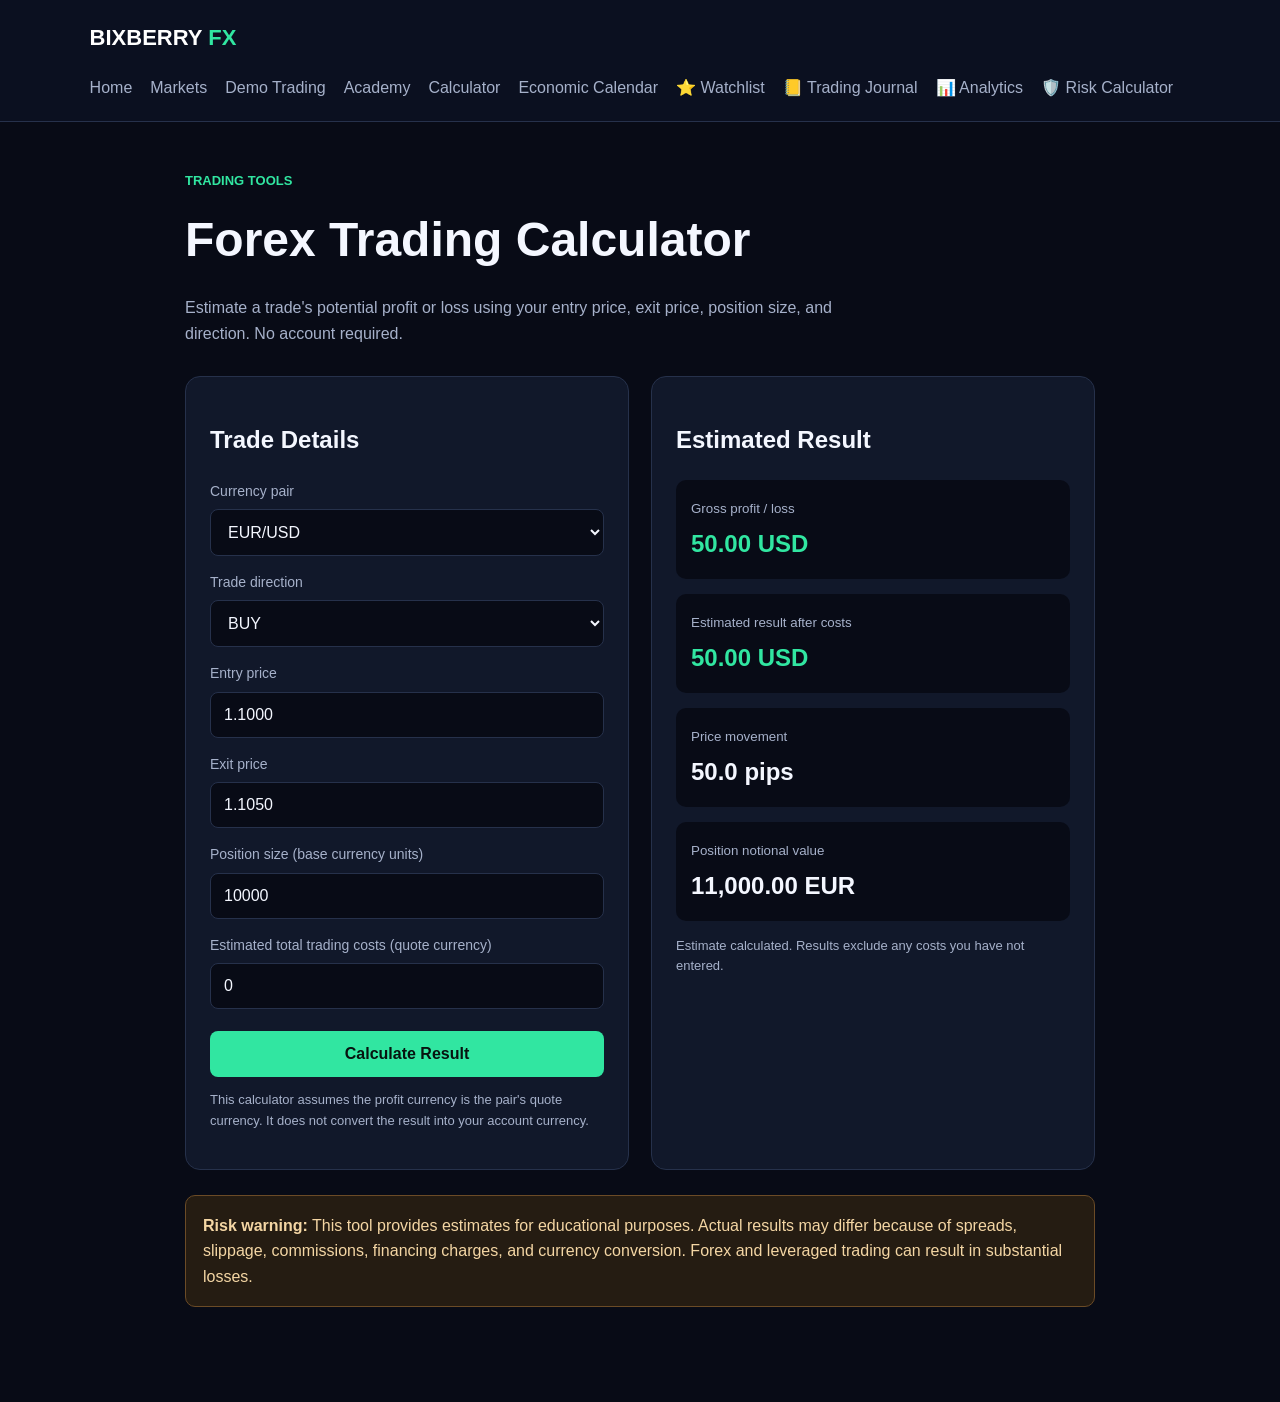
<file: calculator.html>
<!DOCTYPE html>
<html lang="en">
<head>
<meta charset="UTF-8">
<meta name="viewport" content="width=device-width, initial-scale=1">
<title>Forex Calculator | BIXBERRY FX</title>
<style>
:root {
  --bg:#080b16;
  --panel:#11182a;
  --border:#26314b;
  --text:#f4f7ff;
  --muted:#a6b1ca;
  --green:#31e6a1;
  --purple:#8b5cf6;
}
*{box-sizing:border-box}
body{
  margin:0;
  background:var(--bg);
  color:var(--text);
  font-family:Arial,sans-serif;
  line-height:1.6
}
header{
  padding:20px 7%;
  display:flex;
  justify-content:space-between;
  align-items:center;
  gap:20px;
  flex-wrap:wrap;
  background:#0b1020;
  border-bottom:1px solid var(--border)
}
.logo{font-size:22px;font-weight:800;text-decoration:none;color:white}
.logo span{color:var(--green)}
nav{display:flex;gap:18px;flex-wrap:wrap}
nav a{color:var(--muted);text-decoration:none}
nav a:hover{color:var(--green)}
main{max-width:950px;margin:45px auto;padding:0 20px 50px}
.tag{color:var(--green);font-size:13px;font-weight:bold}
h1{font-size:clamp(32px,5vw,48px);margin:10px 0}
.intro{color:var(--muted);max-width:700px}
.layout{display:grid;grid-template-columns:1fr 1fr;gap:22px;margin-top:30px}
.card{background:var(--panel);border:1px solid var(--border);padding:24px;border-radius:15px}
label{display:block;font-size:14px;margin:15px 0 7px;color:var(--muted)}
input,select{
  width:100%;padding:13px;border-radius:8px;
  background:#080b16;color:var(--text);
  border:1px solid var(--border);font-size:16px
}
button{
  width:100%;padding:14px;margin-top:22px;border:0;
  border-radius:8px;background:var(--green);
  color:#07130f;font-weight:bold;font-size:16px;cursor:pointer
}
.result{margin:15px 0;padding:15px;background:#080b16;border-radius:10px}
.result small{color:var(--muted)}
.result strong{display:block;font-size:24px;margin-top:5px}
.note{font-size:13px;color:var(--muted)}
.warning{margin-top:25px;padding:17px;border:1px solid #6b4b26;background:#251c12;border-radius:10px;color:#f4d6a4}
@media(max-width:700px){.layout{grid-template-columns:1fr}header{align-items:flex-start;flex-direction:column}}
</style>

<link rel="manifest" href="manifest.webmanifest">
<link rel="icon" href="icons/icon.svg" type="image/svg+xml">
<meta name="theme-color" content="#080b16">

</head>
<body>
<header>
  <a class="logo" href="index.html">BIXBERRY <span>FX</span></a>
  <nav>
    <a href="index.html">Home</a>
    <a href="markets.html">Markets</a>
    <a href="dashboard.html">Demo Trading</a>
    <a href="academy.html">Academy</a>
    <a href="calculator.html">Calculator</a>
  
      <a href="calendar.html">Economic Calendar</a>
      <a href="watchlist.html">⭐ Watchlist</a>
  <a href="journal.html">📒 Trading Journal</a>
  <a href="analytics.html">📊 Analytics</a>
  <a href="risk.html">🛡️ Risk Calculator</a>
</nav>
</header>

<main>
  <span class="tag">TRADING TOOLS</span>
  <h1>Forex Trading Calculator</h1>
  <p class="intro">Estimate a trade's potential profit or loss using your entry price, exit price, position size, and direction. No account required.</p>

  <div class="layout">
    <section class="card">
      <h2>Trade Details</h2>

      <label for="pair">Currency pair</label>
      <select id="pair">
        <option value="EURUSD">EUR/USD</option>
        <option value="GBPUSD">GBP/USD</option>
        <option value="AUDUSD">AUD/USD</option>
        <option value="NZDUSD">NZD/USD</option>
        <option value="USDJPY">USD/JPY</option>
        <option value="USDCHF">USD/CHF</option>
        <option value="USDCAD">USD/CAD</option>
        <option value="EURGBP">EUR/GBP</option>
      </select>

      <label for="direction">Trade direction</label>
      <select id="direction">
        <option value="buy">BUY</option>
        <option value="sell">SELL</option>
      </select>

      <label for="entry">Entry price</label>
      <input id="entry" type="number" min="0.000001" step="any" value="1.1000">

      <label for="exit">Exit price</label>
      <input id="exit" type="number" min="0.000001" step="any" value="1.1050">

      <label for="units">Position size (base currency units)</label>
      <input id="units" type="number" min="1" step="any" value="10000">

      <label for="costs">Estimated total trading costs (quote currency)</label>
      <input id="costs" type="number" min="0" step="any" value="0">

      <button id="calculate">Calculate Result</button>
      <p class="note">This calculator assumes the profit currency is the pair's quote currency. It does not convert the result into your account currency.</p>
    </section>

    <section class="card">
      <h2>Estimated Result</h2>

      <div class="result">
        <small>Gross profit / loss</small>
        <strong id="gross">$0.00</strong>
      </div>

      <div class="result">
        <small>Estimated result after costs</small>
        <strong id="net">$0.00</strong>
      </div>

      <div class="result">
        <small>Price movement</small>
        <strong id="movement">0.0 pips</strong>
      </div>

      <div class="result">
        <small>Position notional value</small>
        <strong id="notional">—</strong>
      </div>

      <p id="message" class="note" aria-live="polite">Enter your trade details and calculate.</p>
    </section>
  </div>

  <div class="warning">
    <strong>Risk warning:</strong> This tool provides estimates for educational purposes. Actual results may differ because of spreads, slippage, commissions, financing charges, and currency conversion. Forex and leveraged trading can result in substantial losses.
  </div>
</main>

<script>
const $ = id => document.getElementById(id);

function money(value) {
  return value.toLocaleString("en-US", {
    minimumFractionDigits: 2,
    maximumFractionDigits: 2
  });
}

function calculate() {
  const pair = $("pair").value;
  const direction = $("direction").value;
  const entry = Number($("entry").value);
  const exit = Number($("exit").value);
  const units = Number($("units").value);
  const costs = Number($("costs").value);

  if (
    !Number.isFinite(entry) || entry <= 0 ||
    !Number.isFinite(exit) || exit <= 0 ||
    !Number.isFinite(units) || units <= 0 ||
    !Number.isFinite(costs) || costs < 0
  ) {
    $("message").textContent = "Please enter valid positive prices and position size, and non-negative costs.";
    return;
  }

  const rawMovement = (exit - entry) / (pair.endsWith("JPY") ? 0.01 : 0.0001);
  const movement = direction === "buy" ? rawMovement : -rawMovement;
  const gross = (direction === "buy" ? exit - entry : entry - exit) * units;
  const net = gross - costs;
  const notional = entry * units;

  $("gross").textContent = money(gross) + " " + pair.slice(3);
  $("net").textContent = money(net) + " " + pair.slice(3);
  $("net").style.color = net >= 0 ? "#31e6a1" : "#ff7272";
  $("gross").style.color = gross >= 0 ? "#31e6a1" : "#ff7272";
  $("movement").textContent = movement.toFixed(1) + " pips";
  $("notional").textContent = money(notional) + " " + pair.slice(0,3);
  $("message").textContent = "Estimate calculated. Results exclude any costs you have not entered.";
}

$("calculate").addEventListener("click", calculate);
$("pair").addEventListener("change", () => {
  if ($("pair").value === "USDJPY") {
    $("entry").value = "150.00";
    $("exit").value = "150.50";
  } else if ($("pair").value === "EURGBP") {
    $("entry").value = "0.8500";
    $("exit").value = "0.8550";
  } else {
    $("entry").value = "1.1000";
    $("exit").value = "1.1050";
  }
  calculate();
});

calculate();
</script>

<script>
if ("serviceWorker" in navigator) {
  window.addEventListener("load", () => {
    navigator.serviceWorker.register("./sw.js")
      .then(() => console.log("BIXBERRY FX offline support enabled."))
      .catch(error => console.error("App setup error:", error));
  });
}
</script>

</body>
</html>
</file>
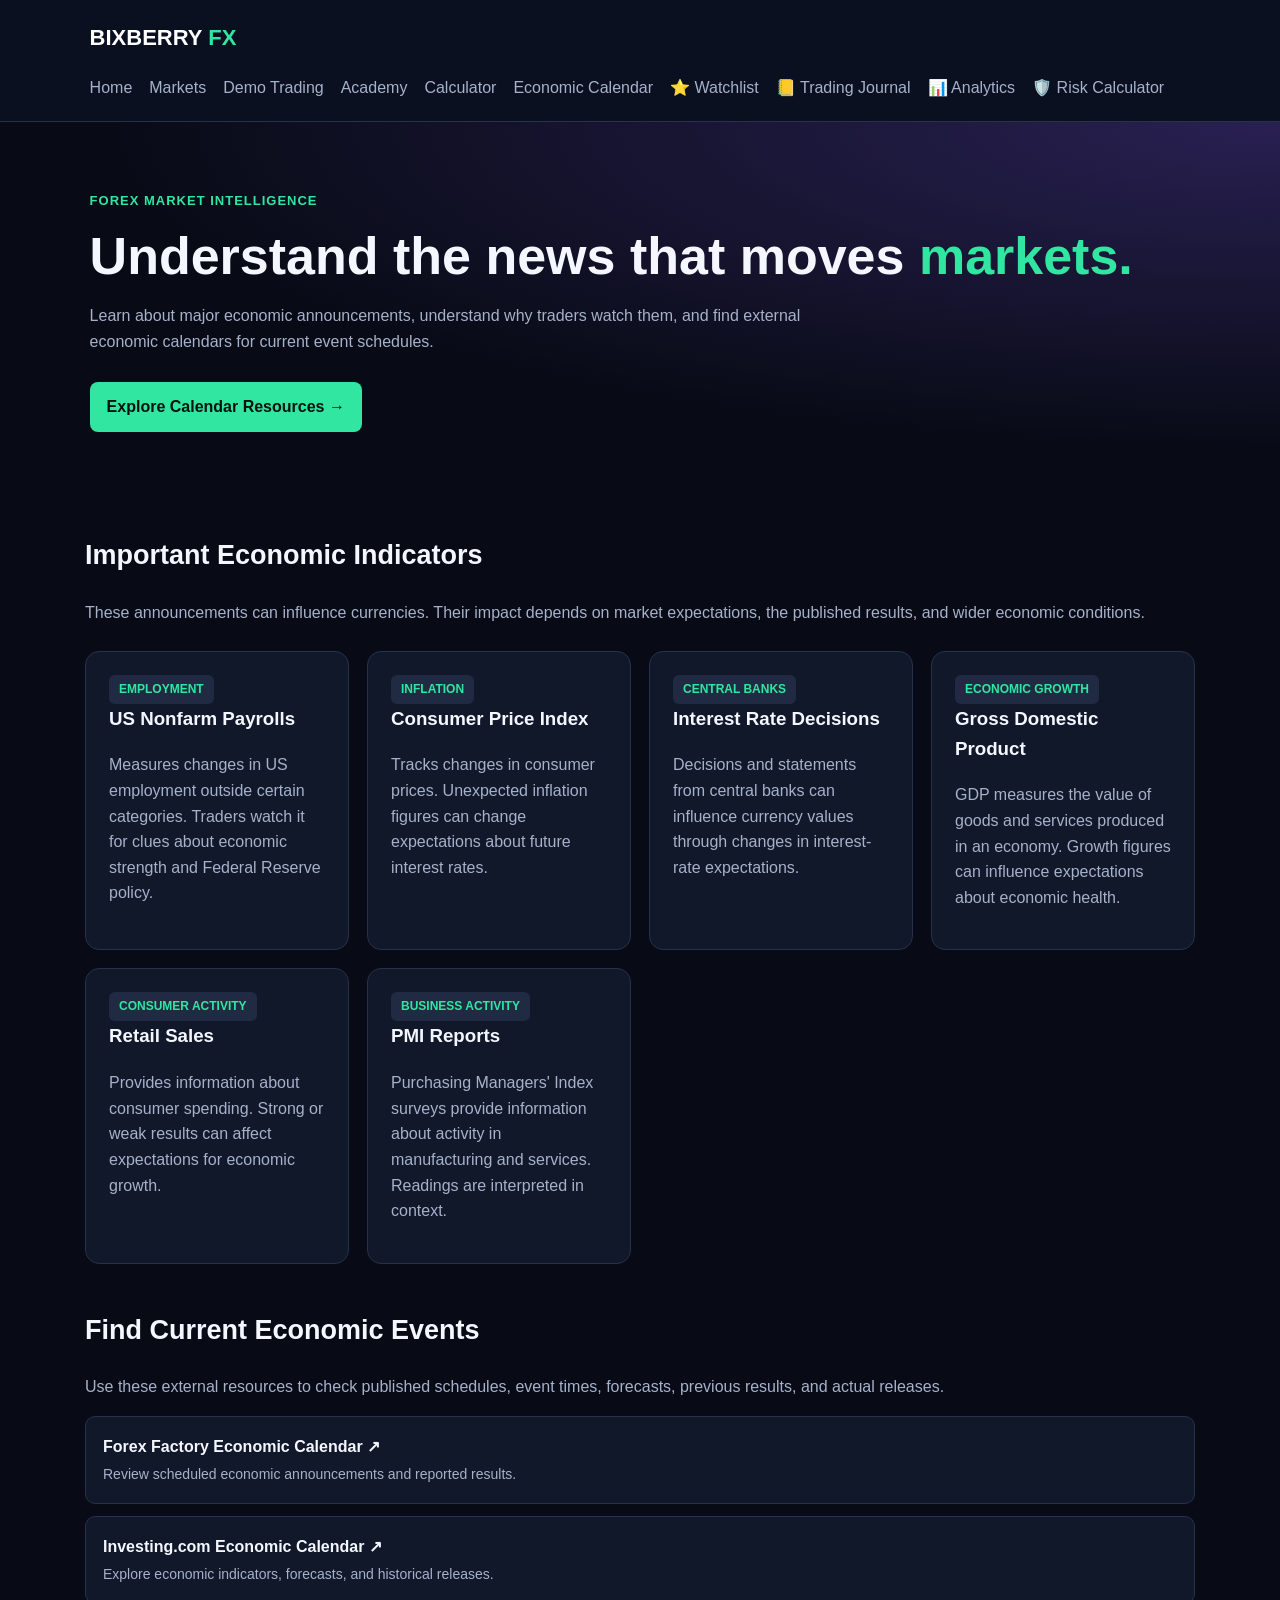
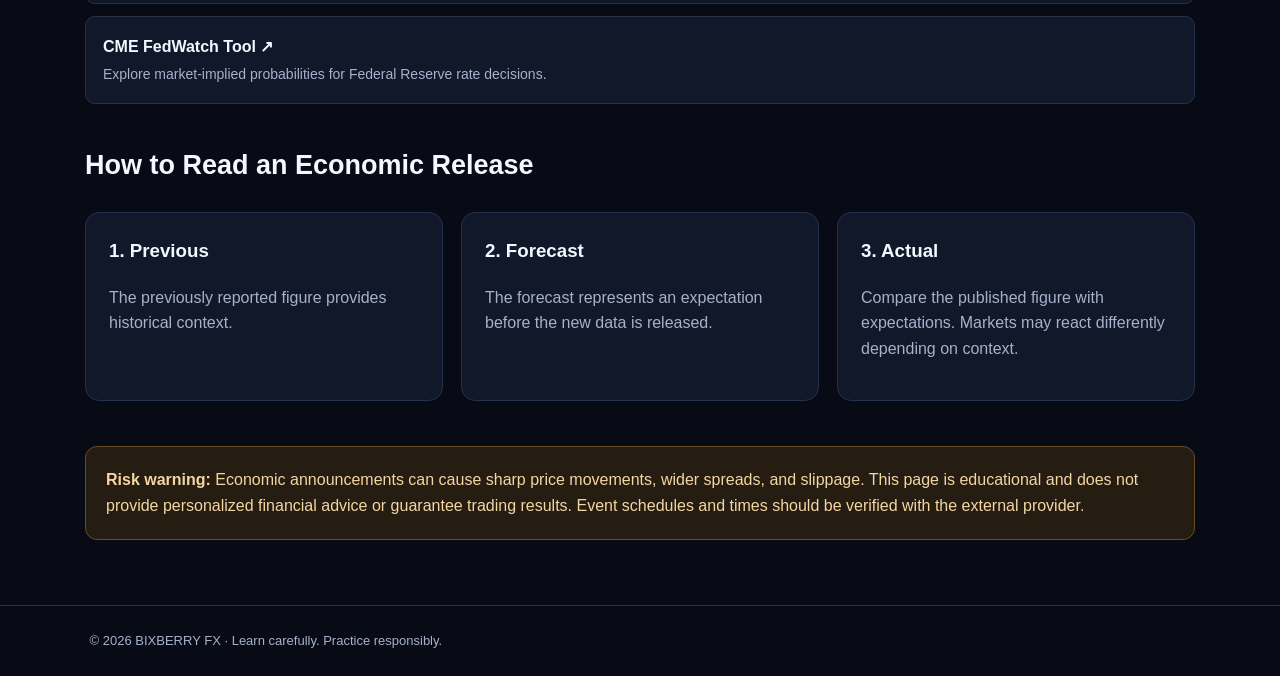
<file: calendar.html>
<!DOCTYPE html>
<html lang="en">
<head>
<meta charset="UTF-8">
<meta name="viewport" content="width=device-width, initial-scale=1">
<meta name="description" content="Explore important economic announcements and learn how they can affect forex markets with BIXBERRY FX.">
<title>Economic Calendar | BIXBERRY FX</title>

<style>
:root {
  --bg: #080b16;
  --panel: #11182a;
  --border: #26314b;
  --text: #f4f7ff;
  --muted: #a6b1ca;
  --green: #31e6a1;
  --purple: #8b5cf6;
}

* { box-sizing: border-box; }

body {
  margin: 0;
  background: var(--bg);
  color: var(--text);
  font-family: Arial, sans-serif;
  line-height: 1.6;
}

a { text-decoration: none; }

header {
  padding: 20px 7%;
  display: flex;
  justify-content: space-between;
  align-items: center;
  flex-wrap: wrap;
  gap: 20px;
  background: #0b1020;
  border-bottom: 1px solid var(--border);
}

.logo {
  color: white;
  font-size: 22px;
  font-weight: 800;
}

.logo span { color: var(--green); }

nav {
  display: flex;
  gap: 17px;
  flex-wrap: wrap;
}

nav a { color: var(--muted); }
nav a:hover { color: var(--green); }

.hero {
  padding: 65px 7% 45px;
  background: radial-gradient(ellipse at top right, #292052, transparent 65%);
}

.tag {
  color: var(--green);
  font-size: 13px;
  font-weight: bold;
  letter-spacing: 1px;
}

h1 {
  font-size: clamp(34px, 5vw, 52px);
  line-height: 1.15;
  margin: 15px 0;
}

.hero p {
  color: var(--muted);
  max-width: 720px;
}

main {
  max-width: 1150px;
  margin: auto;
  padding: 35px 20px 65px;
}

h2 { font-size: 27px; }

.intro { color: var(--muted); }

.grid {
  display: grid;
  grid-template-columns: repeat(auto-fit, minmax(230px, 1fr));
  gap: 18px;
  margin: 25px 0 45px;
}

.card {
  padding: 23px;
  background: var(--panel);
  border: 1px solid var(--border);
  border-radius: 14px;
}

.card h3 { margin-top: 0; }

.card p { color: var(--muted); }

.badge {
  display: inline-block;
  padding: 5px 10px;
  border-radius: 6px;
  background: #202b43;
  color: var(--green);
  font-size: 12px;
  font-weight: bold;
}

.button {
  display: inline-block;
  margin-top: 12px;
  padding: 12px 17px;
  background: var(--green);
  color: #07130f;
  font-weight: bold;
  border-radius: 8px;
}

.resource {
  display: block;
  margin-top: 12px;
  padding: 17px;
  border: 1px solid var(--border);
  background: var(--panel);
  border-radius: 10px;
  color: var(--text);
}

.resource:hover { border-color: var(--green); }

.resource span {
  display: block;
  color: var(--muted);
  font-size: 14px;
  margin-top: 4px;
}

.warning {
  padding: 20px;
  border: 1px solid #6b4b26;
  background: #251c12;
  color: #f4d6a4;
  border-radius: 12px;
}

footer {
  border-top: 1px solid var(--border);
  padding: 25px 7%;
  color: var(--muted);
  font-size: 13px;
}

@media(max-width:600px) {
  header {
    align-items: flex-start;
    flex-direction: column;
  }

  nav { gap: 12px; }

  .hero { padding-top: 45px; }
}
</style>

<link rel="manifest" href="manifest.webmanifest">
<link rel="icon" href="icons/icon.svg" type="image/svg+xml">
<meta name="theme-color" content="#080b16">

</head>

<body>
<header>
  <a class="logo" href="index.html">BIXBERRY <span>FX</span></a>

  <nav>
    <a href="index.html">Home</a>
    <a href="markets.html">Markets</a>
    <a href="dashboard.html">Demo Trading</a>
    <a href="academy.html">Academy</a>
    <a href="calculator.html">Calculator</a>
    <a href="calendar.html">Economic Calendar</a>
    <a href="watchlist.html">⭐ Watchlist</a>
  <a href="journal.html">📒 Trading Journal</a>
  <a href="analytics.html">📊 Analytics</a>
  <a href="risk.html">🛡️ Risk Calculator</a>
</nav>
</header>

<section class="hero">
  <span class="tag">FOREX MARKET INTELLIGENCE</span>
  <h1>Understand the news that moves <span style="color:#31e6a1">markets.</span></h1>
  <p>
    Learn about major economic announcements, understand why traders watch
    them, and find external economic calendars for current event schedules.
  </p>
  <a class="button" href="#calendar-resources">Explore Calendar Resources →</a>
</section>

<main>
  <section>
    <h2>Important Economic Indicators</h2>
    <p class="intro">
      These announcements can influence currencies. Their impact depends on
      market expectations, the published results, and wider economic conditions.
    </p>

    <div class="grid">
      <article class="card">
        <span class="badge">EMPLOYMENT</span>
        <h3>US Nonfarm Payrolls</h3>
        <p>
          Measures changes in US employment outside certain categories.
          Traders watch it for clues about economic strength and Federal Reserve policy.
        </p>
      </article>

      <article class="card">
        <span class="badge">INFLATION</span>
        <h3>Consumer Price Index</h3>
        <p>
          Tracks changes in consumer prices. Unexpected inflation figures
          can change expectations about future interest rates.
        </p>
      </article>

      <article class="card">
        <span class="badge">CENTRAL BANKS</span>
        <h3>Interest Rate Decisions</h3>
        <p>
          Decisions and statements from central banks can influence currency
          values through changes in interest-rate expectations.
        </p>
      </article>

      <article class="card">
        <span class="badge">ECONOMIC GROWTH</span>
        <h3>Gross Domestic Product</h3>
        <p>
          GDP measures the value of goods and services produced in an economy.
          Growth figures can influence expectations about economic health.
        </p>
      </article>

      <article class="card">
        <span class="badge">CONSUMER ACTIVITY</span>
        <h3>Retail Sales</h3>
        <p>
          Provides information about consumer spending. Strong or weak results
          can affect expectations for economic growth.
        </p>
      </article>

      <article class="card">
        <span class="badge">BUSINESS ACTIVITY</span>
        <h3>PMI Reports</h3>
        <p>
          Purchasing Managers' Index surveys provide information about activity
          in manufacturing and services. Readings are interpreted in context.
        </p>
      </article>
    </div>
  </section>

  <section id="calendar-resources">
    <h2>Find Current Economic Events</h2>
    <p class="intro">
      Use these external resources to check published schedules, event times,
      forecasts, previous results, and actual releases.
    </p>

    <a class="resource"
       href="https://www.forexfactory.com/calendar"
       target="_blank" rel="noopener noreferrer">
      <strong>Forex Factory Economic Calendar ↗</strong>
      <span>Review scheduled economic announcements and reported results.</span>
    </a>

    <a class="resource"
       href="https://www.investing.com/economic-calendar/"
       target="_blank" rel="noopener noreferrer">
      <strong>Investing.com Economic Calendar ↗</strong>
      <span>Explore economic indicators, forecasts, and historical releases.</span>
    </a>

    <a class="resource"
       href="https://www.cmegroup.com/markets/interest-rates/cme-fedwatch-tool.html"
       target="_blank" rel="noopener noreferrer">
      <strong>CME FedWatch Tool ↗</strong>
      <span>Explore market-implied probabilities for Federal Reserve rate decisions.</span>
    </a>
  </section>

  <section style="margin-top:40px">
    <h2>How to Read an Economic Release</h2>

    <div class="grid">
      <article class="card">
        <h3>1. Previous</h3>
        <p>The previously reported figure provides historical context.</p>
      </article>

      <article class="card">
        <h3>2. Forecast</h3>
        <p>The forecast represents an expectation before the new data is released.</p>
      </article>

      <article class="card">
        <h3>3. Actual</h3>
        <p>Compare the published figure with expectations. Markets may react differently depending on context.</p>
      </article>
    </div>
  </section>

  <div class="warning">
    <strong>Risk warning:</strong>
    Economic announcements can cause sharp price movements, wider spreads,
    and slippage. This page is educational and does not provide personalized
    financial advice or guarantee trading results. Event schedules and times
    should be verified with the external provider.
  </div>
</main>

<footer>
  © 2026 BIXBERRY FX · Learn carefully. Practice responsibly.
</footer>

<script>
if ("serviceWorker" in navigator) {
  window.addEventListener("load", () => {
    navigator.serviceWorker.register("./sw.js")
      .then(() => console.log("BIXBERRY FX offline support enabled."))
      .catch(error => console.error("App setup error:", error));
  });
}
</script>

</body>
</html>
</file>
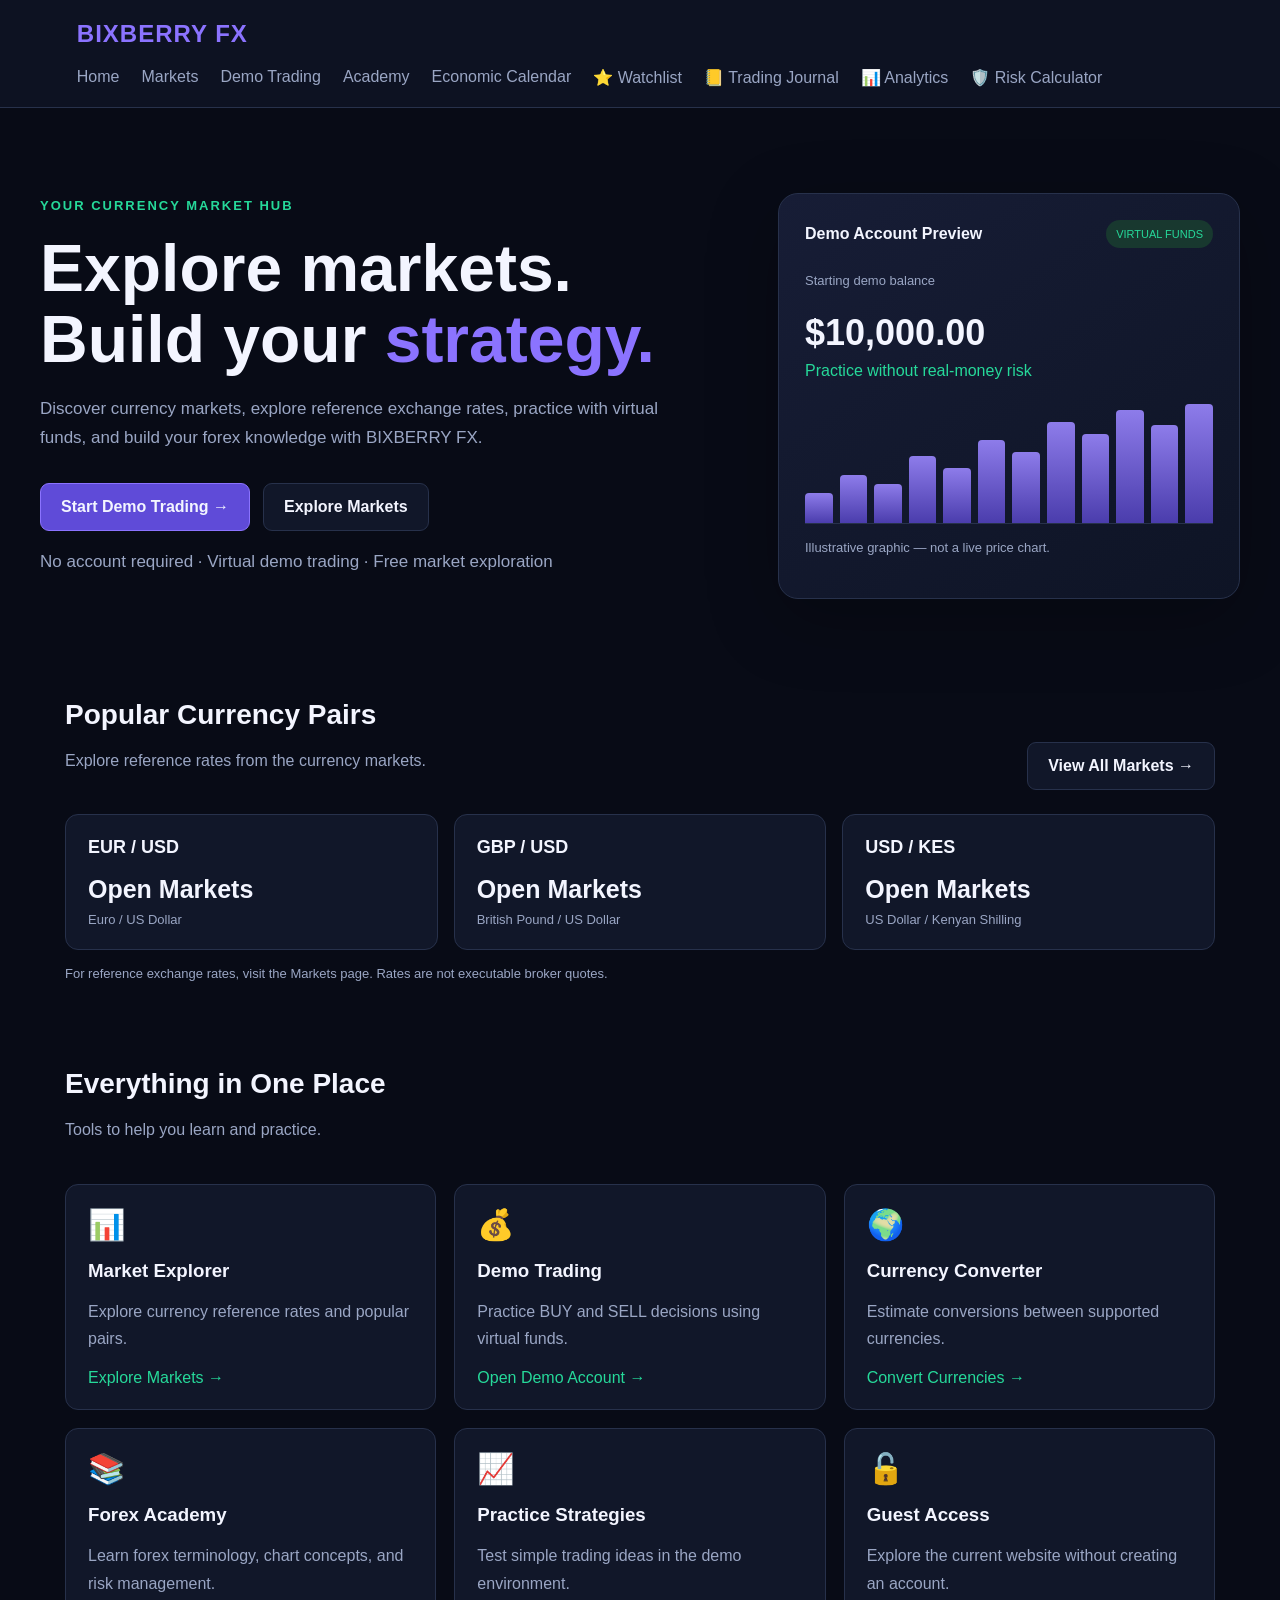
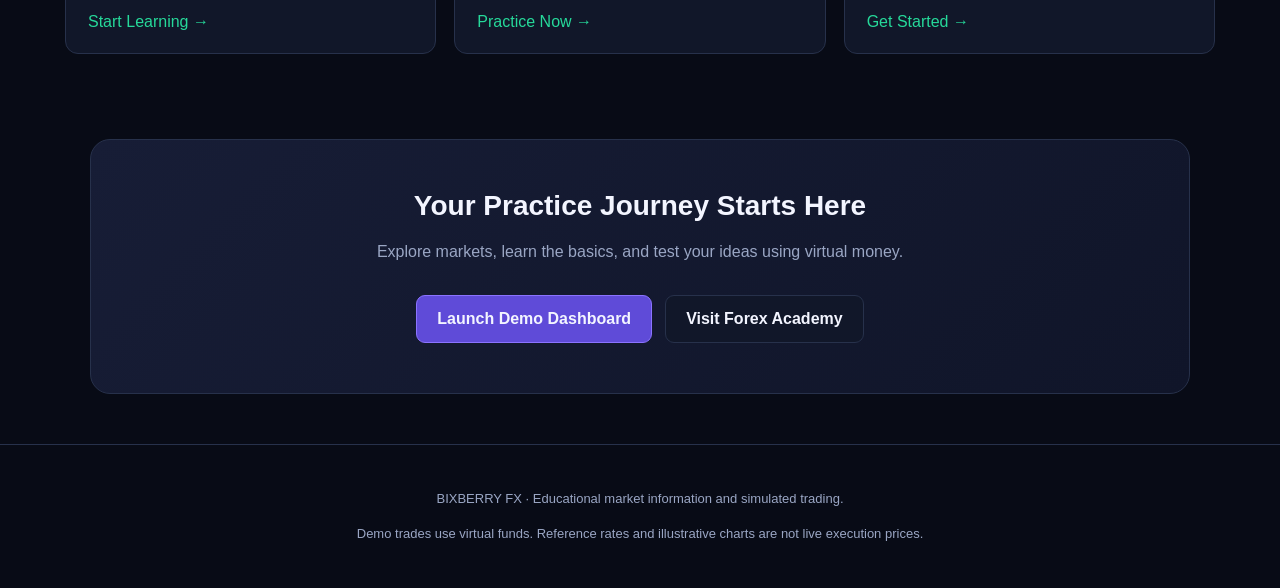
<file: index-backup.html>
<!DOCTYPE html>
<html lang="en">
<head>
  <meta charset="UTF-8">
  <meta name="viewport" content="width=device-width, initial-scale=1.0">
  <meta name="description" content="BIXBERRY FX — Explore currency markets, practice demo trading, and learn forex trading.">
  <title>BIXBERRY FX | Explore the Markets</title>

  <style>
    :root {
      --bg: #080b16;
      --panel: #111729;
      --border: #27314b;
      --text: #f3f5ff;
      --muted: #9aa6c4;
      --purple: #8b73ff;
      --green: #26d99a;
    }

    * { box-sizing: border-box; }

    body {
      margin: 0;
      background: var(--bg);
      color: var(--text);
      font-family: Arial, sans-serif;
    }

    a { text-decoration: none; color: inherit; }

    header {
      padding: 20px 6%;
      display: flex;
      align-items: center;
      justify-content: space-between;
      gap: 20px;
      flex-wrap: wrap;
      border-bottom: 1px solid var(--border);
      background: #0d1222;
    }

    .brand {
      font-size: 24px;
      font-weight: 900;
      letter-spacing: 1px;
      color: var(--purple);
    }

    nav {
      display: flex;
      gap: 22px;
      flex-wrap: wrap;
    }

    nav a { color: var(--muted); }
    nav a:hover { color: white; }

    .hero {
      max-width: 1250px;
      margin: auto;
      padding: 85px 25px 65px;
      display: grid;
      grid-template-columns: 1.2fr .8fr;
      align-items: center;
      gap: 45px;
    }

    .eyebrow {
      color: var(--green);
      font-size: 13px;
      font-weight: bold;
      letter-spacing: 2px;
    }

    h1 {
      font-size: clamp(38px, 6vw, 66px);
      line-height: 1.08;
      margin: 20px 0;
    }

    h1 span { color: var(--purple); }

    p {
      color: var(--muted);
      line-height: 1.7;
    }

    .hero-copy > p {
      max-width: 620px;
      font-size: 17px;
    }

    .buttons {
      display: flex;
      flex-wrap: wrap;
      gap: 13px;
      margin-top: 30px;
    }

    .button {
      display: inline-block;
      padding: 14px 20px;
      border: 1px solid var(--border);
      border-radius: 9px;
      font-weight: bold;
      transition: transform .2s, opacity .2s;
    }

    .button:hover { transform: translateY(-2px); }

    .primary {
      background: #5f4bd8;
      border-color: var(--purple);
    }

    .secondary { background: var(--panel); }

    .hero-panel {
      background: linear-gradient(145deg, #171d36, #0e1425);
      border: 1px solid var(--border);
      border-radius: 20px;
      padding: 26px;
      box-shadow: 0 20px 70px rgba(0,0,0,.25);
    }

    .panel-top {
      display: flex;
      justify-content: space-between;
      align-items: center;
      gap: 12px;
    }

    .badge {
      background: #18382f;
      color: var(--green);
      padding: 8px 10px;
      border-radius: 20px;
      font-size: 11px;
    }

    .big-number {
      font-size: 36px;
      font-weight: 900;
      margin: 24px 0 8px;
    }

    .green { color: var(--green); }

    .fake-chart {
      display: flex;
      height: 120px;
      align-items: end;
      gap: 7px;
      margin-top: 24px;
      border-bottom: 1px solid var(--border);
    }

    .fake-chart span {
      display: block;
      flex: 1;
      border-radius: 4px 4px 0 0;
      background: linear-gradient(to top, #5141bb, #9b87ff);
      opacity: .9;
    }

    .section {
      max-width: 1200px;
      margin: auto;
      padding: 35px 25px;
    }

    .section-heading {
      display: flex;
      align-items: end;
      justify-content: space-between;
      flex-wrap: wrap;
      gap: 15px;
      margin-bottom: 24px;
    }

    h2 { font-size: 28px; margin: 0; }

    .market-grid {
      display: grid;
      grid-template-columns: repeat(3, minmax(0, 1fr));
      gap: 16px;
    }

    .card {
      padding: 22px;
      background: var(--panel);
      border: 1px solid var(--border);
      border-radius: 13px;
    }

    .pair { font-weight: bold; font-size: 18px; }

    .price {
      font-size: 25px;
      font-weight: 900;
      margin: 17px 0 8px;
    }

    .muted { color: var(--muted); font-size: 13px; }

    .feature-grid {
      display: grid;
      grid-template-columns: repeat(3, minmax(0, 1fr));
      gap: 18px;
    }

    .feature-icon { font-size: 30px; }
    .feature-card h3 { margin-bottom: 8px; }

    .cta {
      text-align: center;
      max-width: 1100px;
      margin: 50px auto;
      padding: 50px 25px;
      border: 1px solid var(--border);
      border-radius: 20px;
      background: linear-gradient(135deg, #171d36, #101529);
    }

    footer {
      text-align: center;
      padding: 30px 20px;
      border-top: 1px solid var(--border);
      color: var(--muted);
      font-size: 13px;
    }

    @media (max-width: 850px) {
      .hero { grid-template-columns: 1fr; padding-top: 55px; }
      .market-grid, .feature-grid { grid-template-columns: repeat(2, minmax(0, 1fr)); }
    }

    @media (max-width: 540px) {
      header { padding: 18px; }
      nav { gap: 13px; }
      .market-grid, .feature-grid { grid-template-columns: 1fr; }
      .section { padding: 25px 17px; }
      .hero { padding: 45px 18px; }
    }
  </style>

<link rel="manifest" href="manifest.webmanifest">
<link rel="icon" href="icons/icon.svg" type="image/svg+xml">
<meta name="theme-color" content="#080b16">

</head>

<body>
<header>
  <a class="brand" href="index.html">BIXBERRY FX</a>
  <nav>
    <a href="index.html">Home</a>
    <a href="markets.html">Markets</a>
    <a href="dashboard.html">Demo Trading</a>
    <a href="academy.html">Academy</a>
  
      <a href="calendar.html">Economic Calendar</a>
      <a href="watchlist.html">⭐ Watchlist</a>
  <a href="journal.html">📒 Trading Journal</a>
  <a href="analytics.html">📊 Analytics</a>
  <a href="risk.html">🛡️ Risk Calculator</a>
</nav>
</header>

<main>
  <section class="hero">
    <div class="hero-copy">
      <div class="eyebrow">YOUR CURRENCY MARKET HUB</div>
      <h1>Explore markets.<br>Build your <span>strategy.</span></h1>
      <p>
        Discover currency markets, explore reference exchange rates,
        practice with virtual funds, and build your forex knowledge
        with BIXBERRY FX.
      </p>

      <div class="buttons">
        <a class="button primary" href="dashboard.html">Start Demo Trading →</a>
        <a class="button secondary" href="markets.html">Explore Markets</a>
      </div>

      <p class="muted">No account required · Virtual demo trading · Free market exploration</p>
    </div>

    <div class="hero-panel">
      <div class="panel-top">
        <strong>Demo Account Preview</strong>
        <span class="badge">VIRTUAL FUNDS</span>
      </div>

      <div class="muted" style="margin-top:25px">Starting demo balance</div>
      <div class="big-number">$10,000.00</div>
      <div class="green">Practice without real-money risk</div>

      <div class="fake-chart" aria-label="Decorative illustrative chart">
        <span style="height:25%"></span>
        <span style="height:40%"></span>
        <span style="height:33%"></span>
        <span style="height:56%"></span>
        <span style="height:46%"></span>
        <span style="height:70%"></span>
        <span style="height:60%"></span>
        <span style="height:85%"></span>
        <span style="height:75%"></span>
        <span style="height:95%"></span>
        <span style="height:82%"></span>
        <span style="height:100%"></span>
      </div>

      <p class="muted">Illustrative graphic — not a live price chart.</p>
    </div>
  </section>

  <section class="section">
    <div class="section-heading">
      <div>
        <h2>Popular Currency Pairs</h2>
        <p>Explore reference rates from the currency markets.</p>
      </div>
      <a class="button secondary" href="markets.html">View All Markets →</a>
    </div>

    <div class="market-grid">
      <article class="card">
        <div class="pair">EUR / USD</div>
        <div class="price" id="eurusd">Open Markets</div>
        <div class="muted">Euro / US Dollar</div>
      </article>

      <article class="card">
        <div class="pair">GBP / USD</div>
        <div class="price" id="gbpusd">Open Markets</div>
        <div class="muted">British Pound / US Dollar</div>
      </article>

      <article class="card">
        <div class="pair">USD / KES</div>
        <div class="price" id="usdkes">Open Markets</div>
        <div class="muted">US Dollar / Kenyan Shilling</div>
      </article>
    </div>

    <p class="muted">For reference exchange rates, visit the Markets page. Rates are not executable broker quotes.</p>
  </section>

  <section class="section">
    <div class="section-heading">
      <div>
        <h2>Everything in One Place</h2>
        <p>Tools to help you learn and practice.</p>
      </div>
    </div>

    <div class="feature-grid">
      <article class="card feature-card">
        <div class="feature-icon">📊</div>
        <h3>Market Explorer</h3>
        <p>Explore currency reference rates and popular pairs.</p>
        <a class="green" href="markets.html">Explore Markets →</a>
      </article>

      <article class="card feature-card">
        <div class="feature-icon">💰</div>
        <h3>Demo Trading</h3>
        <p>Practice BUY and SELL decisions using virtual funds.</p>
        <a class="green" href="dashboard.html">Open Demo Account →</a>
      </article>

      <article class="card feature-card">
        <div class="feature-icon">🌍</div>
        <h3>Currency Converter</h3>
        <p>Estimate conversions between supported currencies.</p>
        <a class="green" href="markets.html">Convert Currencies →</a>
      </article>

      <article class="card feature-card">
        <div class="feature-icon">📚</div>
        <h3>Forex Academy</h3>
        <p>Learn forex terminology, chart concepts, and risk management.</p>
        <a class="green" href="academy.html">Start Learning →</a>
      </article>

      <article class="card feature-card">
        <div class="feature-icon">📈</div>
        <h3>Practice Strategies</h3>
        <p>Test simple trading ideas in the demo environment.</p>
        <a class="green" href="dashboard.html">Practice Now →</a>
      </article>

      <article class="card feature-card">
        <div class="feature-icon">🔓</div>
        <h3>Guest Access</h3>
        <p>Explore the current website without creating an account.</p>
        <a class="green" href="markets.html">Get Started →</a>
      </article>
    </div>
  </section>

  <section class="cta">
    <h2>Your Practice Journey Starts Here</h2>
    <p>Explore markets, learn the basics, and test your ideas using virtual money.</p>
    <div class="buttons" style="justify-content:center">
      <a class="button primary" href="dashboard.html">Launch Demo Dashboard</a>
      <a class="button secondary" href="academy.html">Visit Forex Academy</a>
    </div>
  </section>
</main>

<footer>
  <p>BIXBERRY FX · Educational market information and simulated trading.</p>
  <p>Demo trades use virtual funds. Reference rates and illustrative charts are not live execution prices.</p>
</footer>

<script>
if ("serviceWorker" in navigator) {
  window.addEventListener("load", () => {
    navigator.serviceWorker.register("./sw.js")
      .then(() => console.log("BIXBERRY FX offline support enabled."))
      .catch(error => console.error("App setup error:", error));
  });
}
</script>

</body>
</html>
</file>
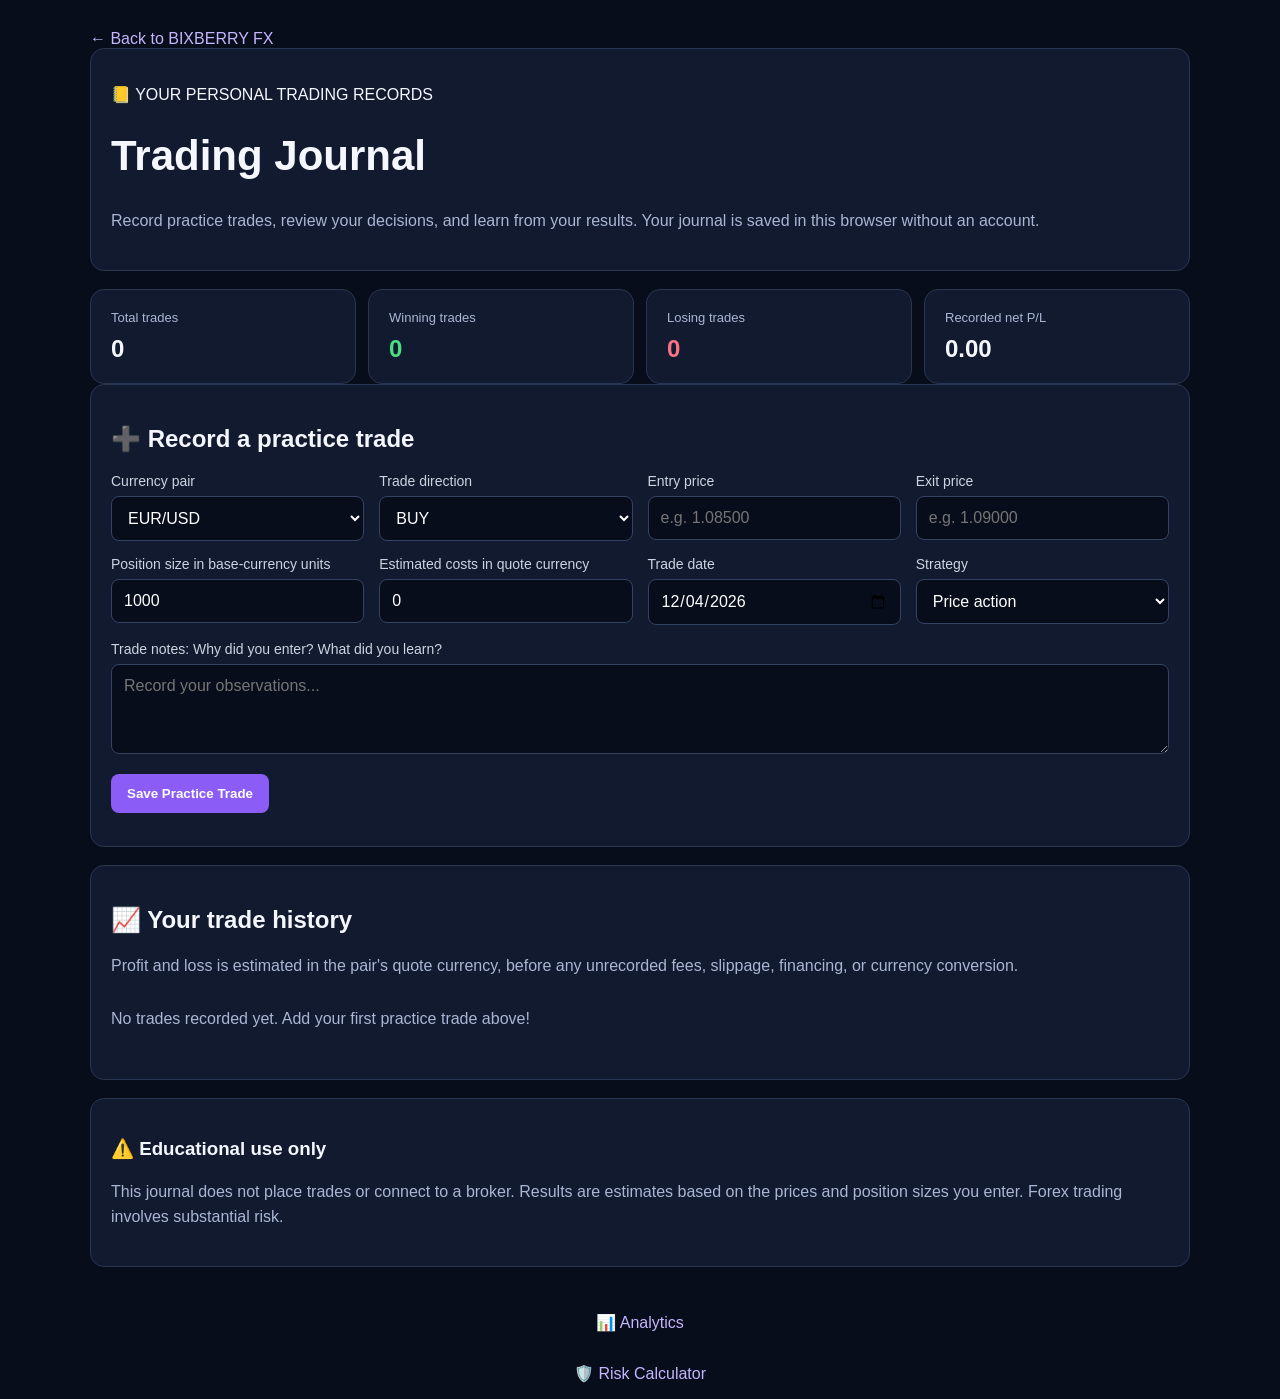
<file: journal.html>
<!DOCTYPE html>
<html lang="en">
<head>
  <meta charset="UTF-8">
  <meta name="viewport" content="width=device-width, initial-scale=1">
  <meta name="theme-color" content="#080d1b">
  <title>Trading Journal | BIXBERRY FX</title>
  <link rel="manifest" href="manifest.webmanifest">
  <link rel="icon" href="icons/icon.svg">
  <style>
    * { box-sizing: border-box; }

    body {
      margin: 0;
      background: #080d1b;
      color: #f5f7ff;
      font-family: Arial, sans-serif;
    }

    .container {
      width: min(1100px, 94%);
      margin: 30px auto;
    }

    a { color: #c4b5fd; text-decoration: none; }

    .panel, .stat, .trade-card {
      background: #111a2e;
      border: 1px solid #293651;
      border-radius: 14px;
      padding: 20px;
      margin-bottom: 18px;
    }

    h1 { font-size: clamp(28px, 5vw, 42px); }
    .muted { color: #aab6d3; line-height: 1.6; }

    .stats {
      display: grid;
      grid-template-columns: repeat(auto-fit, minmax(150px, 1fr));
      gap: 12px;
    }

    .stat { margin: 0; }
    .stat-label { color: #aab6d3; font-size: 13px; }
    .stat-value { font-size: 24px; font-weight: bold; margin-top: 10px; }
    .positive { color: #4ade80; }
    .negative { color: #fb7185; }

    .form-grid {
      display: grid;
      grid-template-columns: repeat(auto-fit, minmax(210px, 1fr));
      gap: 15px;
    }

    label {
      display: block;
      margin-bottom: 7px;
      color: #cbd5e1;
      font-size: 14px;
    }

    input, select, textarea {
      width: 100%;
      padding: 12px;
      border-radius: 8px;
      border: 1px solid #354363;
      background: #080d1b;
      color: white;
      font: inherit;
    }

    textarea { min-height: 90px; resize: vertical; }

    button {
      padding: 12px 16px;
      border: 0;
      border-radius: 8px;
      background: #8b5cf6;
      color: white;
      font-weight: bold;
      cursor: pointer;
    }

    button:hover { opacity: .86; }
    .delete { background: #522338; }
    .trade-header {
      display: flex;
      justify-content: space-between;
      align-items: center;
      gap: 12px;
      flex-wrap: wrap;
    }

    .trade-pair { font-size: 20px; font-weight: bold; }
    .trade-details { line-height: 1.8; color: #cbd5e1; overflow-wrap: anywhere; }
    .empty { color: #aab6d3; padding: 15px 0; }
    .notice { font-size: 13px; color: #aab6d3; }
  </style>
</head>
<body>
  <main class="container">
    <a href="index.html">← Back to BIXBERRY FX</a>

    <header class="panel">
      <p>📒 YOUR PERSONAL TRADING RECORDS</p>
      <h1>Trading Journal</h1>
      <p class="muted">
        Record practice trades, review your decisions, and learn from your
        results. Your journal is saved in this browser without an account.
      </p>
    </header>

    <section class="stats">
      <article class="stat">
        <div class="stat-label">Total trades</div>
        <div class="stat-value" id="totalTrades">0</div>
      </article>
      <article class="stat">
        <div class="stat-label">Winning trades</div>
        <div class="stat-value positive" id="winningTrades">0</div>
      </article>
      <article class="stat">
        <div class="stat-label">Losing trades</div>
        <div class="stat-value negative" id="losingTrades">0</div>
      </article>
      <article class="stat">
        <div class="stat-label">Recorded net P/L</div>
        <div class="stat-value" id="totalPL">0.00</div>
      </article>
    </section>

    <section class="panel">
      <h2>➕ Record a practice trade</h2>

      <form id="tradeForm">
        <div class="form-grid">
          <div>
            <label for="pair">Currency pair</label>
            <select id="pair" required>
              <option>EUR/USD</option>
              <option>GBP/USD</option>
              <option>USD/KES</option>
              <option>USD/JPY</option>
              <option>EUR/GBP</option>
              <option>AUD/USD</option>
              <option>USD/CAD</option>
              <option>USD/CHF</option>
            </select>
          </div>

          <div>
            <label for="direction">Trade direction</label>
            <select id="direction" required>
              <option value="BUY">BUY</option>
              <option value="SELL">SELL</option>
            </select>
          </div>

          <div>
            <label for="entry">Entry price</label>
            <input id="entry" type="number" step="any" min="0"
              placeholder="e.g. 1.08500" required>
          </div>

          <div>
            <label for="exit">Exit price</label>
            <input id="exit" type="number" step="any" min="0"
              placeholder="e.g. 1.09000" required>
          </div>

          <div>
            <label for="units">Position size in base-currency units</label>
            <input id="units" type="number" min="0.000001" step="any"
              value="1000" required>
          </div>

          <div>
            <label for="costs">Estimated costs in quote currency</label>
            <input id="costs" type="number" min="0" step="any" value="0"
              required>
          </div>

          <div>
            <label for="tradeDate">Trade date</label>
            <input id="tradeDate" type="date" required>
          </div>

          <div>
            <label for="strategy">Strategy</label>
            <select id="strategy">
              <option>Price action</option>
              <option>Support and resistance</option>
              <option>Trend following</option>
              <option>Breakout</option>
              <option>News trading</option>
              <option>Other</option>
            </select>
          </div>
        </div>

        <p>
          <label for="notes">Trade notes: Why did you enter? What did you learn?</label>
          <textarea id="notes" maxlength="2000"
            placeholder="Record your observations..."></textarea>
        </p>

        <button type="submit">Save Practice Trade</button>
        <p id="formMessage" class="notice" aria-live="polite"></p>
      </form>
    </section>

    <section class="panel">
      <h2>📈 Your trade history</h2>
      <p class="muted">
        Profit and loss is estimated in the pair's quote currency, before
        any unrecorded fees, slippage, financing, or currency conversion.
      </p>
      <div id="tradeList"></div>
    </section>

    <section class="panel">
      <h3>⚠️ Educational use only</h3>
      <p class="muted">
        This journal does not place trades or connect to a broker. Results
        are estimates based on the prices and position sizes you enter.
        Forex trading involves substantial risk.
      </p>
    </section>
  </main>

  <script>
    const STORAGE_KEY = "bixberry-fx-journal-v1";
    const form = document.getElementById("tradeForm");
    const list = document.getElementById("tradeList");
    const message = document.getElementById("formMessage");

    document.getElementById("tradeDate").value =
      new Date().toLocaleDateString("en-CA");

    let trades = loadTrades();

    function loadTrades() {
      try {
        const value = JSON.parse(localStorage.getItem(STORAGE_KEY));
        return Array.isArray(value) ? value.filter(isValidTrade) : [];
      } catch {
        return [];
      }
    }

    function isValidTrade(trade) {
      return trade && typeof trade.id === "string" &&
        typeof trade.pair === "string" &&
        ["BUY", "SELL"].includes(trade.direction) &&
        Number.isFinite(trade.entry) && trade.entry > 0 &&
        Number.isFinite(trade.exit) && trade.exit > 0 &&
        Number.isFinite(trade.units) && trade.units > 0 &&
        Number.isFinite(trade.costs) && trade.costs >= 0 &&
        Number.isFinite(trade.pl) &&
        typeof trade.date === "string";
    }

    function saveTrades() {
      try {
        localStorage.setItem(STORAGE_KEY, JSON.stringify(trades));
        return true;
      } catch {
        message.textContent =
          "Could not save your journal. Check your browser storage settings.";
        return false;
      }
    }

    function calculatePL(trade) {
      const difference = trade.direction === "BUY"
        ? trade.exit - trade.entry
        : trade.entry - trade.exit;

      return difference * trade.units - trade.costs;
    }

    function money(value) {
      return value.toLocaleString(undefined, {
        minimumFractionDigits: 2,
        maximumFractionDigits: 5
      });
    }

    function makeElement(tag, className, content) {
      const element = document.createElement(tag);
      if (className) element.className = className;
      if (content !== undefined) element.textContent = content;
      return element;
    }

    function render() {
      const wins = trades.filter(trade => trade.pl > 0).length;
      const losses = trades.filter(trade => trade.pl < 0).length;
      const total = trades.reduce((sum, trade) => sum + trade.pl, 0);

      document.getElementById("totalTrades").textContent = trades.length;
      document.getElementById("winningTrades").textContent = wins;
      document.getElementById("losingTrades").textContent = losses;

      const totalPL = document.getElementById("totalPL");
      totalPL.textContent = money(total);
      totalPL.className = "stat-value " +
        (total > 0 ? "positive" : total < 0 ? "negative" : "");

      list.replaceChildren();

      if (trades.length === 0) {
        list.appendChild(makeElement(
          "p", "empty", "No trades recorded yet. Add your first practice trade above!"
        ));
        return;
      }

      [...trades].reverse().forEach(trade => {
        const card = makeElement("article", "trade-card");
        const header = makeElement("div", "trade-header");
        const pair = makeElement(
          "div", "trade-pair", trade.pair + " · " + trade.direction
        );
        const result = makeElement(
          "strong",
          trade.pl > 0 ? "positive" : trade.pl < 0 ? "negative" : "",
          (trade.pl > 0 ? "+" : "") + money(trade.pl) + " " +
          trade.pair.split("/")[1]
        );

        header.append(pair, result);

        const details = makeElement("div", "trade-details");
        details.appendChild(makeElement(
          "div", "", "Date: " + trade.date
        ));
        details.appendChild(makeElement(
          "div", "", "Entry: " + trade.entry + " · Exit: " + trade.exit
        ));
        details.appendChild(makeElement(
          "div", "", "Position size: " + trade.units + " units"
        ));
        details.appendChild(makeElement(
          "div", "", "Estimated costs: " + money(trade.costs) + " " +
          trade.pair.split("/")[1]
        ));
        details.appendChild(makeElement(
          "div", "", "Strategy: " + trade.strategy
        ));

        if (trade.notes) {
          details.appendChild(makeElement(
            "p", "", "Notes: " + trade.notes
          ));
        }

        const remove = makeElement("button", "delete", "Delete trade");
        remove.type = "button";
        remove.addEventListener("click", () => {
          if (!confirm("Delete this journal entry?")) return;
          trades = trades.filter(item => item.id !== trade.id);
          if (saveTrades()) render();
        });

        card.append(header, details, remove);
        list.appendChild(card);
      });
    }

    form.addEventListener("submit", event => {
      event.preventDefault();

      const trade = {
        id: (crypto.randomUUID
          ? crypto.randomUUID()
          : Date.now().toString() + Math.random().toString(16).slice(2)),
        pair: document.getElementById("pair").value,
        direction: document.getElementById("direction").value,
        entry: Number(document.getElementById("entry").value),
        exit: Number(document.getElementById("exit").value),
        units: Number(document.getElementById("units").value),
        costs: Number(document.getElementById("costs").value),
        date: document.getElementById("tradeDate").value,
        strategy: document.getElementById("strategy").value,
        notes: document.getElementById("notes").value.trim()
      };

      if (!trade.date || !Number.isFinite(trade.entry) ||
          !Number.isFinite(trade.exit) || !Number.isFinite(trade.units) ||
          !Number.isFinite(trade.costs) || trade.entry <= 0 ||
          trade.exit <= 0 || trade.units <= 0 || trade.costs < 0) {
        message.textContent = "Please enter valid prices, size, costs, and date.";
        return;
      }

      trade.pl = calculatePL(trade);
      trades.push(trade);

      if (!saveTrades()) {
        trades.pop();
        return;
      }

      form.reset();
      document.getElementById("tradeDate").value =
        new Date().toLocaleDateString("en-CA");
      document.getElementById("units").value = "1000";
      document.getElementById("costs").value = "0";
      message.textContent = "Practice trade saved successfully!";
      render();
    });

    render();

    if ("serviceWorker" in navigator) {
      window.addEventListener("load", () => {
        navigator.serviceWorker.register("./sw.js").catch(() => {});
      });
    }
  </script>
<div style="text-align:center;padding:16px"><a href="analytics.html" style="color:#c4b5fd">📊 Analytics</a></div>
<div style="text-align:center;padding:16px"><a href="risk.html" style="color:#c4b5fd">🛡️ Risk Calculator</a></div>
</body>
</html>
</file>
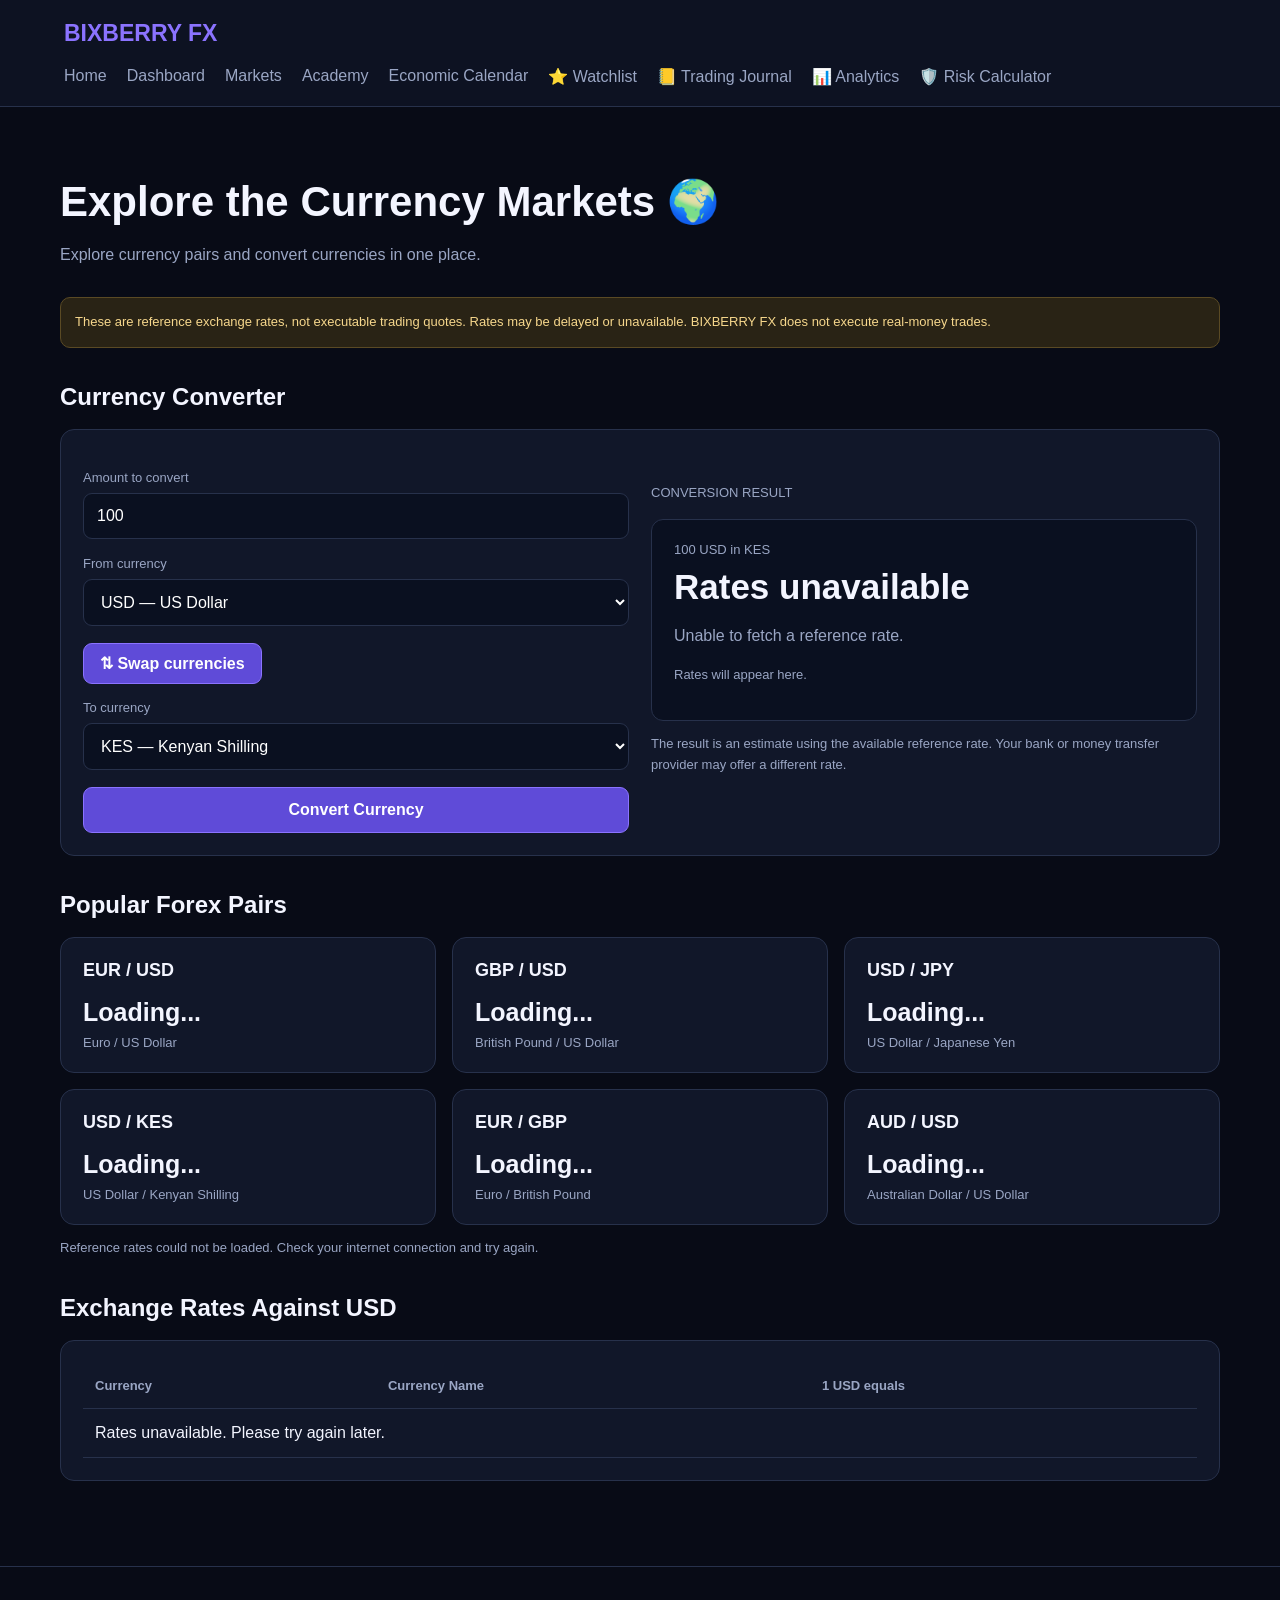
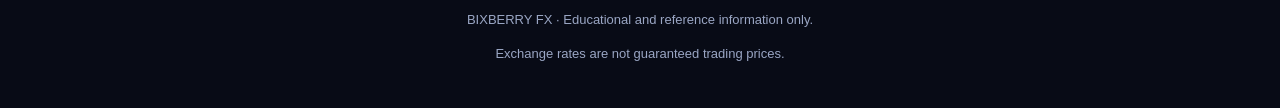
<file: markets.html>
<!DOCTYPE html>
<html lang="en">
<head>
  <meta charset="UTF-8">
  <meta name="viewport" content="width=device-width, initial-scale=1.0">

  <title>Forex Markets | BIXBERRY FX</title>
  <meta name="description" content="Explore currency reference rates and convert currencies with BIXBERRY FX.">

  <style>
    :root {
      --bg: #080b16;
      --panel: #111729;
      --border: #27314b;
      --text: #f3f5ff;
      --muted: #9aa6c4;
      --purple: #8b73ff;
      --green: #26d99a;
    }

    * { box-sizing: border-box; }

    body {
      margin: 0;
      background: var(--bg);
      color: var(--text);
      font-family: Arial, sans-serif;
    }

    a {
      color: inherit;
      text-decoration: none;
    }

    header {
      padding: 20px 5%;
      display: flex;
      align-items: center;
      justify-content: space-between;
      gap: 20px;
      flex-wrap: wrap;
      background: #0d1222;
      border-bottom: 1px solid var(--border);
    }

    .brand {
      font-size: 23px;
      font-weight: 900;
      color: var(--purple);
    }

    nav {
      display: flex;
      gap: 20px;
      flex-wrap: wrap;
    }

    nav a { color: var(--muted); }
    nav a:hover { color: white; }

    main {
      max-width: 1200px;
      padding: 35px 20px;
      margin: auto;
    }

    h1 { font-size: clamp(28px, 4vw, 42px); margin-bottom: 10px; }
    h2 { margin-top: 0; }
    p { color: var(--muted); line-height: 1.6; }

    .intro { margin-bottom: 30px; }

    .notice {
      background: #292315;
      border: 1px solid #5a4a24;
      color: #f6d78c;
      padding: 14px;
      border-radius: 10px;
      margin: 20px 0;
      line-height: 1.6;
      font-size: 13px;
    }

    .section-title {
      margin: 35px 0 18px;
    }

    .market-grid {
      display: grid;
      grid-template-columns: repeat(3, minmax(0, 1fr));
      gap: 16px;
    }

    .card {
      background: var(--panel);
      border: 1px solid var(--border);
      border-radius: 14px;
      padding: 22px;
      min-width: 0;
    }

    .pair {
      font-size: 18px;
      font-weight: bold;
    }

    .rate {
      font-size: 25px;
      font-weight: 800;
      margin: 17px 0 8px;
      overflow-wrap: anywhere;
    }

    .muted { color: var(--muted); font-size: 13px; }
    .green { color: var(--green); }

    .converter {
      display: grid;
      grid-template-columns: minmax(0, 1fr) minmax(0, 1fr);
      gap: 22px;
      margin-top: 18px;
    }

    label {
      display: block;
      color: var(--muted);
      font-size: 13px;
      margin-bottom: 8px;
    }

    input, select, button {
      width: 100%;
      padding: 13px;
      border-radius: 9px;
      border: 1px solid var(--border);
      background: #0a1020;
      color: white;
      font: inherit;
    }

    input, select { margin-bottom: 17px; }

    button {
      cursor: pointer;
      background: #5f4bd8;
      border-color: var(--purple);
      font-weight: bold;
    }

    button:hover { opacity: .9; }

    .swap {
      width: auto;
      padding: 10px 16px;
      margin: 0 0 16px;
    }

    .result {
      border: 1px solid var(--border);
      background: #0a1020;
      padding: 22px;
      border-radius: 12px;
      margin-top: 15px;
    }

    .result-amount {
      font-size: clamp(24px, 4vw, 35px);
      font-weight: 900;
      overflow-wrap: anywhere;
      margin: 10px 0;
    }

    .table-wrap { overflow-x: auto; }

    table {
      border-collapse: collapse;
      width: 100%;
      min-width: 420px;
    }

    th, td {
      text-align: left;
      padding: 15px 12px;
      border-bottom: 1px solid var(--border);
    }

    th {
      color: var(--muted);
      font-size: 13px;
    }

    footer {
      text-align: center;
      padding: 30px 20px;
      border-top: 1px solid var(--border);
      margin-top: 50px;
      color: var(--muted);
      font-size: 13px;
    }

    @media (max-width: 800px) {
      .market-grid { grid-template-columns: repeat(2, minmax(0, 1fr)); }
      .converter { grid-template-columns: 1fr; }
    }

    @media (max-width: 520px) {
      header { padding: 18px; }
      nav { gap: 13px; }
      main { padding: 24px 15px; }
      .market-grid { grid-template-columns: 1fr; }
    }
  </style>

<link rel="manifest" href="manifest.webmanifest">
<link rel="icon" href="icons/icon.svg" type="image/svg+xml">
<meta name="theme-color" content="#080b16">

</head>

<body>
<header>
  <a href="index.html" class="brand">BIXBERRY FX</a>
  <nav>
    <a href="index.html">Home</a>
    <a href="dashboard.html">Dashboard</a>
    <a href="markets.html">Markets</a>
    <a href="academy.html">Academy</a>
  
      <a href="calendar.html">Economic Calendar</a>
      <a href="watchlist.html">⭐ Watchlist</a>
  <a href="journal.html">📒 Trading Journal</a>
  <a href="analytics.html">📊 Analytics</a>
  <a href="risk.html">🛡️ Risk Calculator</a>
</nav>
</header>

<main>
  <section class="intro">
    <h1>Explore the Currency Markets 🌍</h1>
    <p>Explore currency pairs and convert currencies in one place.</p>
  </section>

  <div class="notice">
    These are reference exchange rates, not executable trading quotes.
    Rates may be delayed or unavailable. BIXBERRY FX does not execute
    real-money trades.
  </div>

  <section>
    <h2 class="section-title">Currency Converter</h2>

    <div class="card">
      <div class="converter">
        <div>
          <label for="amount">Amount to convert</label>
          <input id="amount" type="number" min="0" step="any" value="100">

          <label for="from">From currency</label>
          <select id="from">
            <option value="USD">USD — US Dollar</option>
            <option value="KES">KES — Kenyan Shilling</option>
            <option value="EUR">EUR — Euro</option>
            <option value="GBP">GBP — British Pound</option>
            <option value="JPY">JPY — Japanese Yen</option>
            <option value="CAD">CAD — Canadian Dollar</option>
            <option value="AUD">AUD — Australian Dollar</option>
            <option value="CHF">CHF — Swiss Franc</option>
            <option value="INR">INR — Indian Rupee</option>
            <option value="ZAR">ZAR — South African Rand</option>
            <option value="UGX">UGX — Ugandan Shilling</option>
            <option value="TZS">TZS — Tanzanian Shilling</option>
          </select>

          <button id="swap" class="swap" type="button">⇅ Swap currencies</button>

          <label for="to">To currency</label>
          <select id="to">
            <option value="KES">KES — Kenyan Shilling</option>
            <option value="USD">USD — US Dollar</option>
            <option value="EUR">EUR — Euro</option>
            <option value="GBP">GBP — British Pound</option>
            <option value="JPY">JPY — Japanese Yen</option>
            <option value="CAD">CAD — Canadian Dollar</option>
            <option value="AUD">AUD — Australian Dollar</option>
            <option value="CHF">CHF — Swiss Franc</option>
            <option value="INR">INR — Indian Rupee</option>
            <option value="ZAR">ZAR — South African Rand</option>
            <option value="UGX">UGX — Ugandan Shilling</option>
            <option value="TZS">TZS — Tanzanian Shilling</option>
          </select>

          <button id="convert" type="button">Convert Currency</button>
        </div>

        <div>
          <p class="muted">CONVERSION RESULT</p>
          <div class="result">
            <div class="muted" id="conversion-label">100 USD in KES</div>
            <div class="result-amount" id="conversion-result">Loading rates...</div>
            <p id="conversion-rate">Fetching reference exchange rates...</p>
            <p class="muted" id="updated">Rates will appear here.</p>
          </div>
          <p class="muted">
            The result is an estimate using the available reference rate.
            Your bank or money transfer provider may offer a different rate.
          </p>
        </div>
      </div>
    </div>
  </section>

  <section>
    <h2 class="section-title">Popular Forex Pairs</h2>

    <div class="market-grid">
      <article class="card">
        <div class="pair">EUR / USD</div>
        <div class="rate" id="eurusd">Loading...</div>
        <div class="muted">Euro / US Dollar</div>
      </article>

      <article class="card">
        <div class="pair">GBP / USD</div>
        <div class="rate" id="gbpusd">Loading...</div>
        <div class="muted">British Pound / US Dollar</div>
      </article>

      <article class="card">
        <div class="pair">USD / JPY</div>
        <div class="rate" id="usdjpy">Loading...</div>
        <div class="muted">US Dollar / Japanese Yen</div>
      </article>

      <article class="card">
        <div class="pair">USD / KES</div>
        <div class="rate" id="usdkes">Loading...</div>
        <div class="muted">US Dollar / Kenyan Shilling</div>
      </article>

      <article class="card">
        <div class="pair">EUR / GBP</div>
        <div class="rate" id="eurgbp">Loading...</div>
        <div class="muted">Euro / British Pound</div>
      </article>

      <article class="card">
        <div class="pair">AUD / USD</div>
        <div class="rate" id="audusd">Loading...</div>
        <div class="muted">Australian Dollar / US Dollar</div>
      </article>
    </div>

    <p id="market-status" class="muted" role="status" aria-live="polite">
      Connecting to the reference-rate service...
    </p>
  </section>

  <section>
    <h2 class="section-title">Exchange Rates Against USD</h2>
    <div class="card table-wrap">
      <table>
        <thead>
          <tr><th>Currency</th><th>Currency Name</th><th>1 USD equals</th></tr>
        </thead>
        <tbody id="rates-table">
          <tr><td colspan="3">Loading reference rates...</td></tr>
        </tbody>
      </table>
    </div>
  </section>
</main>

<footer>
  <p>BIXBERRY FX · Educational and reference information only.</p>
  <p>Exchange rates are not guaranteed trading prices.</p>
</footer>

<script>
(() => {
  "use strict";

  const $ = id => document.getElementById(id);

  const currencies = {
    USD: "US Dollar",
    KES: "Kenyan Shilling",
    EUR: "Euro",
    GBP: "British Pound",
    JPY: "Japanese Yen",
    CAD: "Canadian Dollar",
    AUD: "Australian Dollar",
    CHF: "Swiss Franc",
    INR: "Indian Rupee",
    ZAR: "South African Rand",
    UGX: "Ugandan Shilling",
    TZS: "Tanzanian Shilling"
  };

  let rates = {};
  let rateDate = "";

  function format(value, currency) {
    return new Intl.NumberFormat("en-US", {
      style: "currency",
      currency,
      maximumFractionDigits: 4
    }).format(value);
  }

  async function fetchRates(base) {
    const response = await fetch(
      "https://api.frankfurter.dev/v1/latest?base=" +
      encodeURIComponent(base) +
      "&symbols=" +
      encodeURIComponent(Object.keys(currencies).filter(c => c !== base).join(","))
    );

    if (!response.ok) {
      throw new Error("The exchange-rate service returned an error.");
    }

    const data = await response.json();

    if (!data.rates || typeof data.rates !== "object") {
      throw new Error("The service returned invalid rate data.");
    }

    return data;
  }

  async function loadRates() {
    $("market-status").textContent = "Fetching reference rates...";

    try {
      const data = await fetchRates("USD");
      rates = { USD: 1, ...data.rates };
      rateDate = data.date || "Date unavailable";

      const pairValues = {
        eurusd: rates.EUR ? 1 / rates.EUR : null,
        gbpusd: rates.GBP ? 1 / rates.GBP : null,
        usdjpy: rates.JPY,
        usdkes: rates.KES,
        eurgbp: rates.EUR && rates.GBP ? rates.GBP / rates.EUR : null,
        audusd: rates.AUD ? 1 / rates.AUD : null
      };

      Object.entries(pairValues).forEach(([id, value]) => {
        $(id).textContent = value == null
          ? "Unavailable"
          : value.toLocaleString("en-US", {
              minimumFractionDigits: 3,
              maximumFractionDigits: 5
            });
      });

      const tbody = $("rates-table");
      tbody.replaceChildren();

      Object.keys(currencies).forEach(currency => {
        const value = rates[currency];
        if (value == null) return;

        const row = document.createElement("tr");

        [currency, currencies[currency], value.toLocaleString("en-US", {
          minimumFractionDigits: 2,
          maximumFractionDigits: 5
        })].forEach(text => {
          const cell = document.createElement("td");
          cell.textContent = text;
          row.appendChild(cell);
        });

        tbody.appendChild(row);
      });

      $("market-status").textContent =
        "Reference rates loaded. Rate date: " + rateDate + ".";
      $("updated").textContent = "Reference rate date: " + rateDate + ".";

      convert();
    } catch (error) {
      console.error("Reference rates failed to load:", error);
      $("market-status").textContent =
        "Reference rates could not be loaded. Check your internet connection and try again.";
      $("rates-table").innerHTML =
        '<tr><td colspan="3">Rates unavailable. Please try again later.</td></tr>';
      $("conversion-result").textContent = "Rates unavailable";
      $("conversion-rate").textContent = "Unable to fetch a reference rate.";
    }
  }

  async function convert() {
    const amount = Number($("amount").value);
    const from = $("from").value;
    const to = $("to").value;

    $("conversion-label").textContent =
      (Number.isFinite(amount) ? amount : 0) + " " + from + " in " + to;

    if (!Number.isFinite(amount) || amount < 0) {
      $("conversion-result").textContent = "Enter a valid amount";
      $("conversion-rate").textContent = "";
      return;
    }

    try {
      let currentRates = rates;

      if (!currentRates[from] || !currentRates[to]) {
        const data = await fetchRates(from);
        currentRates = { [from]: 1, ...data.rates };
      }

      if (currentRates[from] == null || currentRates[to] == null) {
        throw new Error("A currency rate is unavailable.");
      }

      // Rates are expressed as currency units per USD.
      // Convert the source amount to USD, then to the destination currency.
      const result = amount / currentRates[from] * currentRates[to];

      $("conversion-result").textContent = format(result, to);
      $("conversion-rate").textContent =
        "1 " + from + " = " +
        (currentRates[to] / currentRates[from]).toLocaleString("en-US", {
          maximumFractionDigits: 6
        }) + " " + to;

      $("updated").textContent = "Reference rate date: " + rateDate + ".";
    } catch (error) {
      console.error("Currency conversion failed:", error);
      $("conversion-result").textContent = "Rate unavailable";
      $("conversion-rate").textContent =
        "The selected currencies could not be converted right now.";
    }
  }

  $("convert").addEventListener("click", convert);

  $("swap").addEventListener("click", () => {
    const from = $("from");
    const to = $("to");
    const previous = from.value;
    from.value = to.value;
    to.value = previous;
    convert();
  });

  $("amount").addEventListener("input", convert);
  $("from").addEventListener("change", convert);
  $("to").addEventListener("change", convert);

  loadRates();
})();
</script>

<script>
if ("serviceWorker" in navigator) {
  window.addEventListener("load", () => {
    navigator.serviceWorker.register("./sw.js")
      .then(() => console.log("BIXBERRY FX offline support enabled."))
      .catch(error => console.error("App setup error:", error));
  });
}
</script>

</body>
</html>
</file>
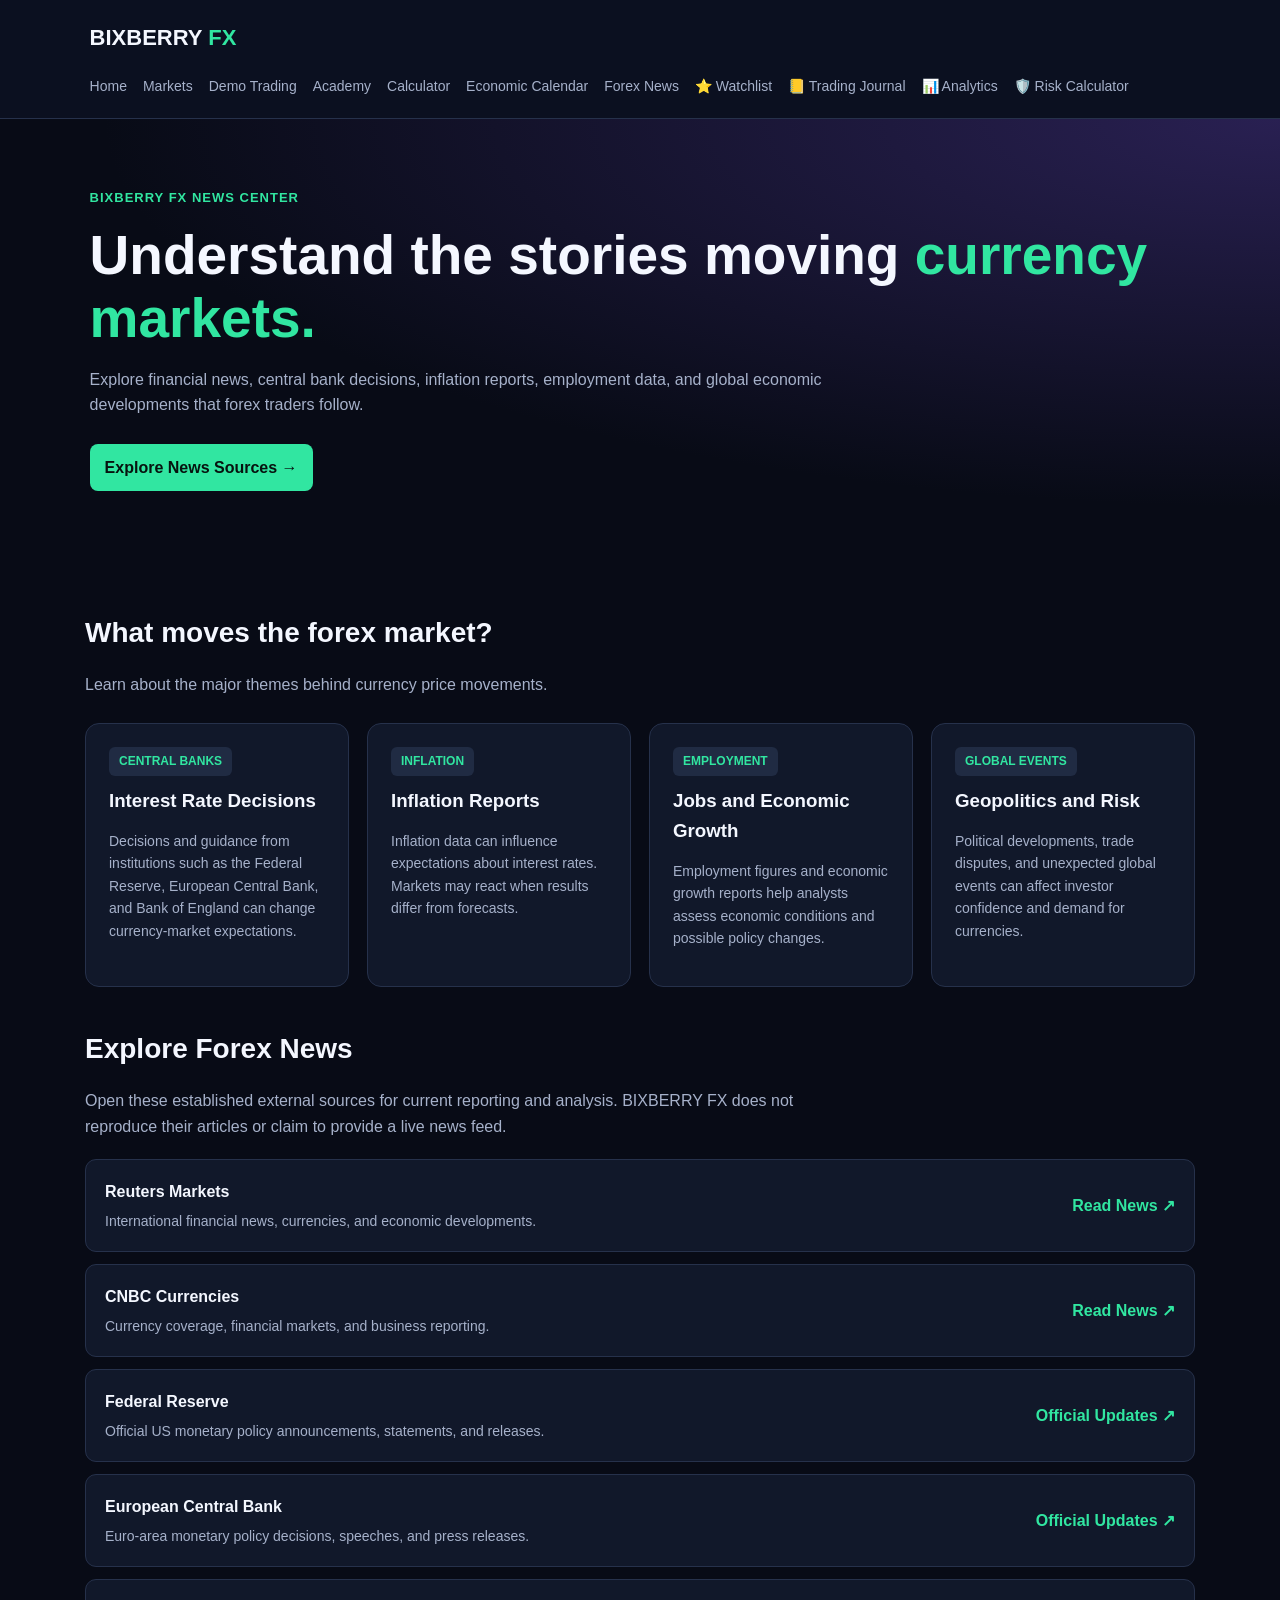
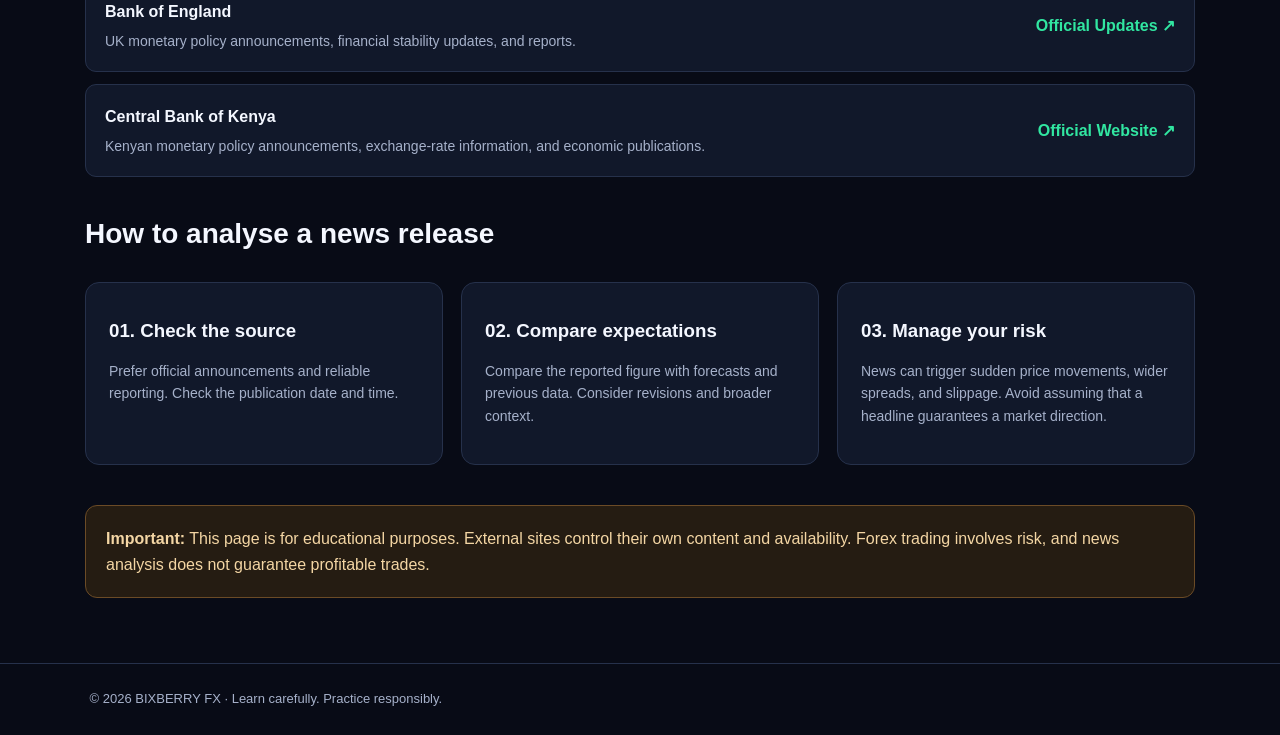
<file: news.html>
<!DOCTYPE html>
<html lang="en">
<head>
<meta charset="UTF-8">
<meta name="viewport" content="width=device-width, initial-scale=1">
<meta name="theme-color" content="#080b16">
<meta name="description" content="Explore forex market news, central bank announcements, economic reports and currency market analysis with BIXBERRY FX.">
<title>Forex News Center | BIXBERRY FX</title>

<link rel="manifest" href="manifest.webmanifest">
<link rel="icon" href="icons/icon.svg" type="image/svg+xml">

<style>
:root {
  --bg:#080b16;
  --panel:#11182a;
  --panel2:#172139;
  --border:#26314b;
  --text:#f4f7ff;
  --muted:#a6b1ca;
  --green:#31e6a1;
  --purple:#8b5cf6;
}

* { box-sizing:border-box; }

body {
  margin:0;
  background:var(--bg);
  color:var(--text);
  font-family:Arial,sans-serif;
  line-height:1.6;
}

a { color:inherit; text-decoration:none; }

header {
  padding:20px 7%;
  display:flex;
  justify-content:space-between;
  align-items:center;
  flex-wrap:wrap;
  gap:20px;
  background:#0b1020;
  border-bottom:1px solid var(--border);
}

.logo { font-size:22px; font-weight:800; }
.logo span { color:var(--green); }

nav { display:flex; gap:16px; flex-wrap:wrap; }
nav a { color:var(--muted); font-size:14px; }
nav a:hover { color:var(--green); }

.hero {
  padding:65px 7% 50px;
  background:radial-gradient(ellipse at top right,#292052,transparent 65%);
}

.tag {
  color:var(--green);
  font-size:13px;
  font-weight:bold;
  letter-spacing:1px;
}

h1 {
  font-size:clamp(35px,6vw,55px);
  line-height:1.15;
  margin:15px 0;
}

.hero p,.intro { color:var(--muted); max-width:750px; }

main { max-width:1150px; margin:auto; padding:35px 20px 65px; }

.section-heading { margin:35px 0 20px; }
.section-heading h2 { font-size:28px; margin-bottom:5px; }

.grid {
  display:grid;
  grid-template-columns:repeat(auto-fit,minmax(240px,1fr));
  gap:18px;
  margin:25px 0 40px;
}

.card {
  padding:23px;
  background:var(--panel);
  border:1px solid var(--border);
  border-radius:14px;
}

.card:hover { border-color:var(--purple); }

.card h3 { margin:10px 0; }
.card p { color:var(--muted); font-size:14px; }

.badge {
  display:inline-block;
  padding:5px 10px;
  background:#202b43;
  color:var(--green);
  border-radius:6px;
  font-size:12px;
  font-weight:bold;
}

.button {
  display:inline-block;
  margin-top:10px;
  padding:11px 15px;
  background:var(--green);
  color:#07130f;
  font-weight:bold;
  border-radius:8px;
}

.source {
  display:flex;
  align-items:center;
  justify-content:space-between;
  gap:15px;
  flex-wrap:wrap;
  padding:19px;
  margin:12px 0;
  border:1px solid var(--border);
  background:var(--panel);
  border-radius:11px;
}

.source p { color:var(--muted); margin:5px 0 0; font-size:14px; }
.source a { color:var(--green); font-weight:bold; }

.notice {
  margin-top:35px;
  padding:20px;
  background:#251c12;
  border:1px solid #6b4b26;
  border-radius:12px;
  color:#f4d6a4;
}

footer {
  border-top:1px solid var(--border);
  padding:25px 7%;
  color:var(--muted);
  font-size:13px;
}

@media(max-width:600px) {
  header { align-items:flex-start; flex-direction:column; }
  nav { gap:12px; }
  .hero { padding-top:45px; }
}
</style>
</head>

<body>
<header>
  <a class="logo" href="index.html">BIXBERRY <span>FX</span></a>

  <nav>
    <a href="index.html">Home</a>
    <a href="markets.html">Markets</a>
    <a href="dashboard.html">Demo Trading</a>
    <a href="academy.html">Academy</a>
    <a href="calculator.html">Calculator</a>
    <a href="calendar.html">Economic Calendar</a>
    <a href="news.html">Forex News</a>
    <a href="watchlist.html">⭐ Watchlist</a>
  <a href="journal.html">📒 Trading Journal</a>
  <a href="analytics.html">📊 Analytics</a>
  <a href="risk.html">🛡️ Risk Calculator</a>
</nav>
</header>

<section class="hero">
  <span class="tag">BIXBERRY FX NEWS CENTER</span>
  <h1>Understand the stories moving <span style="color:#31e6a1">currency markets.</span></h1>
  <p>
    Explore financial news, central bank decisions, inflation reports,
    employment data, and global economic developments that forex traders follow.
  </p>
  <a class="button" href="#news-sources">Explore News Sources →</a>
</section>

<main>
  <section>
    <div class="section-heading">
      <h2>What moves the forex market?</h2>
      <p class="intro">Learn about the major themes behind currency price movements.</p>
    </div>

    <div class="grid">
      <article class="card">
        <span class="badge">CENTRAL BANKS</span>
        <h3>Interest Rate Decisions</h3>
        <p>
          Decisions and guidance from institutions such as the Federal Reserve,
          European Central Bank, and Bank of England can change currency-market expectations.
        </p>
      </article>

      <article class="card">
        <span class="badge">INFLATION</span>
        <h3>Inflation Reports</h3>
        <p>
          Inflation data can influence expectations about interest rates.
          Markets may react when results differ from forecasts.
        </p>
      </article>

      <article class="card">
        <span class="badge">EMPLOYMENT</span>
        <h3>Jobs and Economic Growth</h3>
        <p>
          Employment figures and economic growth reports help analysts assess
          economic conditions and possible policy changes.
        </p>
      </article>

      <article class="card">
        <span class="badge">GLOBAL EVENTS</span>
        <h3>Geopolitics and Risk</h3>
        <p>
          Political developments, trade disputes, and unexpected global events
          can affect investor confidence and demand for currencies.
        </p>
      </article>
    </div>
  </section>

  <section id="news-sources">
    <div class="section-heading">
      <h2>Explore Forex News</h2>
      <p class="intro">
        Open these established external sources for current reporting and analysis.
        BIXBERRY FX does not reproduce their articles or claim to provide a live news feed.
      </p>
    </div>

    <div class="source">
      <div>
        <strong>Reuters Markets</strong>
        <p>International financial news, currencies, and economic developments.</p>
      </div>
      <a href="https://www.reuters.com/markets/" target="_blank" rel="noopener noreferrer">Read News ↗</a>
    </div>

    <div class="source">
      <div>
        <strong>CNBC Currencies</strong>
        <p>Currency coverage, financial markets, and business reporting.</p>
      </div>
      <a href="https://www.cnbc.com/currencies/" target="_blank" rel="noopener noreferrer">Read News ↗</a>
    </div>

    <div class="source">
      <div>
        <strong>Federal Reserve</strong>
        <p>Official US monetary policy announcements, statements, and releases.</p>
      </div>
      <a href="https://www.federalreserve.gov/newsevents.htm" target="_blank" rel="noopener noreferrer">Official Updates ↗</a>
    </div>

    <div class="source">
      <div>
        <strong>European Central Bank</strong>
        <p>Euro-area monetary policy decisions, speeches, and press releases.</p>
      </div>
      <a href="https://www.ecb.europa.eu/press/html/index.en.html" target="_blank" rel="noopener noreferrer">Official Updates ↗</a>
    </div>

    <div class="source">
      <div>
        <strong>Bank of England</strong>
        <p>UK monetary policy announcements, financial stability updates, and reports.</p>
      </div>
      <a href="https://www.bankofengland.co.uk/news" target="_blank" rel="noopener noreferrer">Official Updates ↗</a>
    </div>

    <div class="source">
      <div>
        <strong>Central Bank of Kenya</strong>
        <p>Kenyan monetary policy announcements, exchange-rate information, and economic publications.</p>
      </div>
      <a href="https://www.centralbank.go.ke/" target="_blank" rel="noopener noreferrer">Official Website ↗</a>
    </div>
  </section>

  <section>
    <div class="section-heading">
      <h2>How to analyse a news release</h2>
    </div>

    <div class="grid">
      <article class="card">
        <h3>01. Check the source</h3>
        <p>Prefer official announcements and reliable reporting. Check the publication date and time.</p>
      </article>

      <article class="card">
        <h3>02. Compare expectations</h3>
        <p>Compare the reported figure with forecasts and previous data. Consider revisions and broader context.</p>
      </article>

      <article class="card">
        <h3>03. Manage your risk</h3>
        <p>News can trigger sudden price movements, wider spreads, and slippage. Avoid assuming that a headline guarantees a market direction.</p>
      </article>
    </div>
  </section>

  <div class="notice">
    <strong>Important:</strong> This page is for educational purposes.
    External sites control their own content and availability.
    Forex trading involves risk, and news analysis does not guarantee profitable trades.
  </div>
</main>

<footer>
  © 2026 BIXBERRY FX · Learn carefully. Practice responsibly.
</footer>

<script>
if ("serviceWorker" in navigator) {
  window.addEventListener("load", () => {
    navigator.serviceWorker.register("./sw.js").catch(error => {
      console.error("Service worker registration failed:", error);
    });
  });
}
</script>
</body>
</html>
</file>
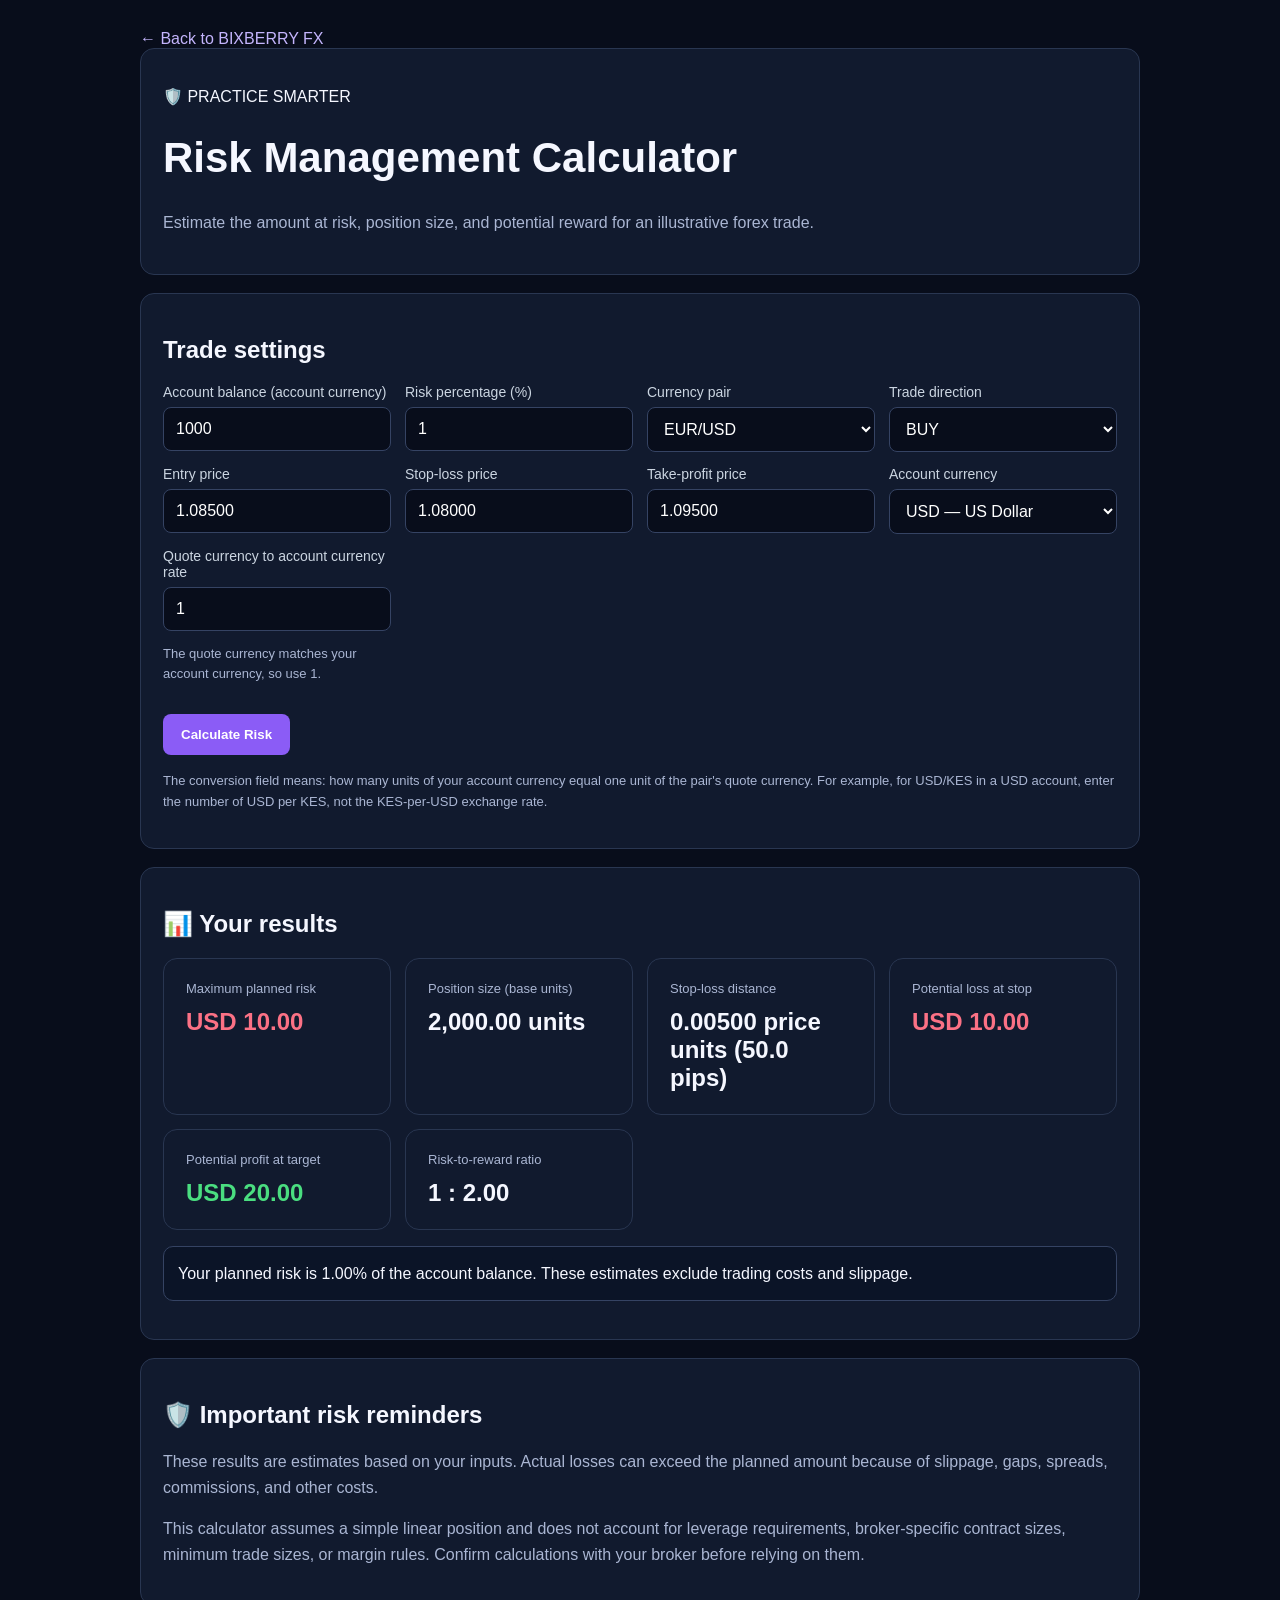
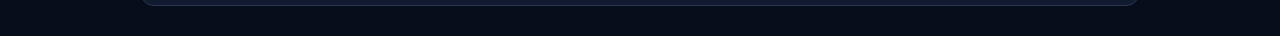
<file: risk.html>
<!DOCTYPE html>
<html lang="en">
<head>
  <meta charset="UTF-8">
  <meta name="viewport" content="width=device-width, initial-scale=1">
  <meta name="theme-color" content="#080d1b">
  <title>Risk Calculator | BIXBERRY FX</title>
  <link rel="manifest" href="manifest.webmanifest">
  <link rel="icon" href="icons/icon.svg">
  <style>
    * { box-sizing: border-box; }

    body {
      margin: 0;
      background: #080d1b;
      color: #f5f7ff;
      font-family: Arial, sans-serif;
    }

    .container {
      width: min(1000px, 94%);
      margin: 30px auto;
    }

    a { color: #c4b5fd; text-decoration: none; }

    .panel, .result-card {
      background: #111a2e;
      border: 1px solid #293651;
      border-radius: 14px;
      padding: 22px;
      margin-bottom: 18px;
    }

    h1 { font-size: clamp(28px, 5vw, 42px); }

    .muted {
      color: #aab6d3;
      line-height: 1.6;
    }

    .form-grid, .results {
      display: grid;
      grid-template-columns: repeat(auto-fit, minmax(210px, 1fr));
      gap: 14px;
    }

    label {
      display: block;
      margin-bottom: 7px;
      color: #cbd5e1;
      font-size: 14px;
    }

    input, select {
      width: 100%;
      padding: 12px;
      border-radius: 8px;
      border: 1px solid #354363;
      background: #080d1b;
      color: white;
      font: inherit;
    }

    button {
      padding: 13px 18px;
      border: 0;
      border-radius: 8px;
      background: #8b5cf6;
      color: white;
      font-weight: bold;
      cursor: pointer;
    }

    button:hover { opacity: .86; }

    .result-card { margin: 0; }
    .result-label { color: #aab6d3; font-size: 13px; }
    .result-value {
      margin-top: 12px;
      font-size: 24px;
      font-weight: bold;
      overflow-wrap: anywhere;
    }

    .positive { color: #4ade80; }
    .negative { color: #fb7185; }

    .notice {
      padding: 14px;
      border-radius: 10px;
      background: #0b1427;
      border: 1px solid #354363;
      line-height: 1.6;
    }

    .warning {
      color: #fbbf24;
      border-color: #927126;
    }

    .small { font-size: 13px; }

    @media (max-width: 600px) {
      .container { width: 92%; }
    }
  </style>
</head>
<body>
  <main class="container">
    <a href="index.html">← Back to BIXBERRY FX</a>

    <header class="panel">
      <p>🛡️ PRACTICE SMARTER</p>
      <h1>Risk Management Calculator</h1>
      <p class="muted">
        Estimate the amount at risk, position size, and potential reward
        for an illustrative forex trade.
      </p>
    </header>

    <section class="panel">
      <h2>Trade settings</h2>

      <form id="riskForm">
        <div class="form-grid">
          <div>
            <label for="balance">Account balance (account currency)</label>
            <input id="balance" type="number" min="0.01" step="any"
              value="1000" required>
          </div>

          <div>
            <label for="riskPercent">Risk percentage (%)</label>
            <input id="riskPercent" type="number" min="0.01" max="100"
              step="any" value="1" required>
          </div>

          <div>
            <label for="pair">Currency pair</label>
            <select id="pair">
              <option value="EUR/USD">EUR/USD</option>
              <option value="GBP/USD">GBP/USD</option>
              <option value="AUD/USD">AUD/USD</option>
              <option value="NZD/USD">NZD/USD</option>
              <option value="USD/JPY">USD/JPY</option>
              <option value="USD/CHF">USD/CHF</option>
              <option value="USD/CAD">USD/CAD</option>
              <option value="USD/KES">USD/KES</option>
              <option value="EUR/GBP">EUR/GBP</option>
            </select>
          </div>

          <div>
            <label for="direction">Trade direction</label>
            <select id="direction">
              <option value="BUY">BUY</option>
              <option value="SELL">SELL</option>
            </select>
          </div>

          <div>
            <label for="entry">Entry price</label>
            <input id="entry" type="number" min="0.00000001"
              step="any" value="1.08500" required>
          </div>

          <div>
            <label for="stop">Stop-loss price</label>
            <input id="stop" type="number" min="0.00000001"
              step="any" value="1.08000" required>
          </div>

          <div>
            <label for="target">Take-profit price</label>
            <input id="target" type="number" min="0.00000001"
              step="any" value="1.09500" required>
          </div>

          <div>
            <label for="accountCurrency">Account currency</label>
            <select id="accountCurrency">
              <option value="USD">USD — US Dollar</option>
              <option value="KES">KES — Kenyan Shilling</option>
              <option value="EUR">EUR — Euro</option>
              <option value="GBP">GBP — British Pound</option>
            </select>
          </div>

          <div>
            <label for="conversion">Quote currency to account currency rate</label>
            <input id="conversion" type="number" min="0.00000001"
              step="any" value="1" required>
            <p class="muted small" id="conversionHelp">
              For USD-quoted pairs in a USD account, use 1.
            </p>
          </div>
        </div>

        <p>
          <button type="submit">Calculate Risk</button>
        </p>
        <p class="muted small">
          The conversion field means: how many units of your account currency
          equal one unit of the pair's quote currency. For example, for
          USD/KES in a USD account, enter the number of USD per KES, not
          the KES-per-USD exchange rate.
        </p>
      </form>
    </section>

    <section class="panel">
      <h2>📊 Your results</h2>

      <div class="results">
        <article class="result-card">
          <div class="result-label">Maximum planned risk</div>
          <div class="result-value negative" id="riskAmount">—</div>
        </article>

        <article class="result-card">
          <div class="result-label">Position size (base units)</div>
          <div class="result-value" id="positionSize">—</div>
        </article>

        <article class="result-card">
          <div class="result-label">Stop-loss distance</div>
          <div class="result-value" id="stopDistance">—</div>
        </article>

        <article class="result-card">
          <div class="result-label">Potential loss at stop</div>
          <div class="result-value negative" id="potentialLoss">—</div>
        </article>

        <article class="result-card">
          <div class="result-label">Potential profit at target</div>
          <div class="result-value positive" id="potentialProfit">—</div>
        </article>

        <article class="result-card">
          <div class="result-label">Risk-to-reward ratio</div>
          <div class="result-value" id="ratio">—</div>
        </article>
      </div>

      <p id="warning" class="notice" aria-live="polite">
        Enter valid trade settings to calculate results.
      </p>
    </section>

    <section class="panel">
      <h2>🛡️ Important risk reminders</h2>
      <p class="muted">
        These results are estimates based on your inputs. Actual losses can
        exceed the planned amount because of slippage, gaps, spreads,
        commissions, and other costs.
      </p>
      <p class="muted">
        This calculator assumes a simple linear position and does not
        account for leverage requirements, broker-specific contract sizes,
        minimum trade sizes, or margin rules. Confirm calculations with
        your broker before relying on them.
      </p>
    </section>
  </main>

  <script>
    const form = document.getElementById("riskForm");

    function number(id) {
      return Number(document.getElementById(id).value);
    }

    function format(value, decimals = 2) {
      return value.toLocaleString(undefined, {
        minimumFractionDigits: decimals,
        maximumFractionDigits: decimals
      });
    }

    function show(id, value) {
      document.getElementById(id).textContent = value;
    }

    function calculate() {
      const balance = number("balance");
      const riskPercent = number("riskPercent");
      const entry = number("entry");
      const stop = number("stop");
      const target = number("target");
      const conversion = number("conversion");
      const pair = document.getElementById("pair").value;
      const direction = document.getElementById("direction").value;
      const accountCurrency =
        document.getElementById("accountCurrency").value;
      const quoteCurrency = pair.split("/")[1];

      const valid = [balance, riskPercent, entry, stop, target, conversion]
        .every(Number.isFinite) &&
        balance > 0 &&
        riskPercent > 0 && riskPercent <= 100 &&
        entry > 0 && stop > 0 && target > 0 && conversion > 0;

      const warning = document.getElementById("warning");

      if (!valid) {
        warning.textContent =
          "Please enter valid positive values. Risk percentage must be between 0 and 100.";
        warning.className = "notice warning";
        return;
      }

      const correctStop = direction === "BUY"
        ? stop < entry
        : stop > entry;

      const correctTarget = direction === "BUY"
        ? target > entry
        : target < entry;

      if (!correctStop || !correctTarget) {
        warning.textContent =
          "Check your prices: a BUY normally has a stop below entry and target above entry; a SELL normally has a stop above entry and target below entry.";
        warning.className = "notice warning";
        return;
      }

      const riskBudget = balance * riskPercent / 100;
      const stopDistance = Math.abs(entry - stop);
      const targetDistance = Math.abs(target - entry);

      // Position size is base-currency units. Quote-currency P/L per unit
      // is the price difference, then converted to account currency.
      const positionUnits = riskBudget / (stopDistance * conversion);
      const potentialLoss = positionUnits * stopDistance * conversion;
      const potentialProfit = positionUnits * targetDistance * conversion;
      const rr = potentialProfit / potentialLoss;

      show("riskAmount", accountCurrency + " " + format(riskBudget));
      show("positionSize", format(positionUnits, 2) + " units");
      show("stopDistance", format(stopDistance, 5) + " price units");
      show("potentialLoss", accountCurrency + " " + format(potentialLoss));
      show("potentialProfit", accountCurrency + " " + format(potentialProfit));
      show("ratio", "1 : " + format(rr, 2));

      const pipSize = quoteCurrency === "JPY" ? 0.01 : 0.0001;
      const pips = stopDistance / pipSize;
      show("stopDistance",
        format(stopDistance, 5) + " price units (" + format(pips, 1) + " pips)");

      warning.className = "notice";
      warning.textContent =
        "Your planned risk is " + format(riskPercent, 2) +
        "% of the account balance. These estimates exclude trading costs and slippage.";

      if (riskPercent > 2) {
        warning.className = "notice warning";
        warning.textContent +=
          " Your selected risk is above 2%; consider whether that exposure fits your plan.";
      }

      if (accountCurrency !== quoteCurrency) {
        document.getElementById("conversionHelp").textContent =
          "Enter how many " + accountCurrency + " equal 1 " + quoteCurrency +
          ". Confirm the conversion rate independently.";
      } else {
        document.getElementById("conversionHelp").textContent =
          "The quote currency matches your account currency, so use 1.";
      }
    }

    form.addEventListener("submit", event => {
      event.preventDefault();
      calculate();
    });

    document.getElementById("pair").addEventListener("change", () => {
      const pair = document.getElementById("pair").value;
      const quoteCurrency = pair.split("/")[1];
      const accountCurrency = document.getElementById("accountCurrency").value;

      if (quoteCurrency === accountCurrency) {
        document.getElementById("conversion").value = "1";
      }

      document.getElementById("conversionHelp").textContent =
        "Quote currency: " + quoteCurrency +
        ". Enter how many " + accountCurrency + " equal 1 " +
        quoteCurrency + ".";
    });

    document.getElementById("accountCurrency").addEventListener("change", () => {
      const pair = document.getElementById("pair").value;
      const quoteCurrency = pair.split("/")[1];
      const accountCurrency = document.getElementById("accountCurrency").value;

      if (quoteCurrency === accountCurrency) {
        document.getElementById("conversion").value = "1";
      }

      document.getElementById("conversionHelp").textContent =
        "Quote currency: " + quoteCurrency +
        ". Enter how many " + accountCurrency + " equal 1 " +
        quoteCurrency + ".";
    });

    calculate();

    if ("serviceWorker" in navigator) {
      window.addEventListener("load", () => {
        navigator.serviceWorker.register("./sw.js").catch(() => {});
      });
    }
  </script>
</body>
</html>
</file>
<file: css/style.css>
```css
/* ==================================================
   BIXBERRY FX — COMPLETE RESPONSIVE DESIGN
   Professional dark forex education dashboard
   ================================================== */

/* 1. RESET AND GLOBAL SETTINGS */
:root {
  color-scheme: dark;
  --bg: #080d18;
  --bg-soft: #0d1525;
  --panel: #111c2e;
  --panel-hover: #17253a;
  --border: #24334a;
  --text: #f4f7fb;
  --muted: #9cabc0;
  --primary: #36d399;
  --primary-hover: #20b982;
  --blue: #65a9ff;
  --red: #ff6b78;
  --radius: 16px;
  --shadow: 0 12px 35px rgba(0, 0, 0, 0.2);
  --content-width: 1200px;
}

* {
  box-sizing: border-box;
}

html {
  width: 100%;
  min-height: 100%;
  scroll-behavior: smooth;
  scroll-padding-top: 90px;
  -webkit-text-size-adjust: 100%;
}

body {
  margin: 0;
  width: 100%;
  min-width: 320px;
  min-height: 100vh;
  overflow-x: clip;
  background: var(--bg);
  color: var(--text);
  font-family: Inter, -apple-system, BlinkMacSystemFont, "Segoe UI",
    Roboto, Arial, sans-serif;
  font-size: 16px;
  line-height: 1.6;
  -webkit-font-smoothing: antialiased;
}

img,
picture,
video,
canvas,
svg {
  display: block;
  max-width: 100%;
}

img {
  height: auto;
}

button,
input,
select,
textarea {
  font: inherit;
}

button,
a,
input,
select,
textarea {
  -webkit-tap-highlight-color: transparent;
}

a {
  color: var(--primary);
  text-decoration: none;
  transition: color 0.2s ease, background 0.2s ease;
}

a:hover {
  color: #83f0c5;
}

button {
  cursor: pointer;
}

button:focus-visible,
a:focus-visible,
input:focus-visible,
select:focus-visible,
textarea:focus-visible {
  outline: 2px solid var(--primary);
  outline-offset: 3px;
}

h1,
h2,
h3,
h4,
h5,
h6 {
  margin-top: 0;
  color: var(--text);
  line-height: 1.25;
  overflow-wrap: anywhere;
}

h1 {
  font-size: clamp(2rem, 5vw, 3.5rem);
  letter-spacing: -0.04em;
}

h2 {
  font-size: clamp(1.5rem, 3vw, 2.2rem);
}

h3 {
  font-size: 1.15rem;
}

p {
  color: var(--muted);
  overflow-wrap: anywhere;
}

hr {
  border: 0;
  border-top: 1px solid var(--border);
  margin: 28px 0;
}

::selection {
  background: rgba(54, 211, 153, 0.25);
  color: white;
}

/* 2. COMMON PAGE CONTAINERS */

.container,
.feature-container {
  width: min(calc(100% - 40px), var(--content-width));
  margin-inline: auto;
}

main {
  width: 100%;
  min-width: 0;
}

section {
  min-width: 0;
}

.card,
.panel,
.feature-box {
  min-width: 0;
  background: var(--panel);
  border: 1px solid var(--border);
  border-radius: var(--radius);
  box-shadow: var(--shadow);
  padding: 24px;
}

/* 3. HEADER AND NAVIGATION */

header,
.header,
.navbar {
  width: 100%;
  min-width: 0;
}

header {
  position: relative;
  z-index: 10;
}

nav {
  display: flex;
  flex-wrap: wrap;
  align-items: center;
  gap: 12px 20px;
  min-width: 0;
}

nav a {
  display: inline-flex;
  align-items: center;
  justify-content: center;
  min-height: 40px;
  color: var(--muted);
  font-weight: 600;
}

nav a:hover,
nav a.active {
  color: var(--primary);
}

.logo {
  color: var(--text);
  font-size: 1.4rem;
  font-weight: 800;
  letter-spacing: -0.04em;
}

.logo span {
  color: var(--primary);
}

/* 4. HOMEPAGE HERO */

.hero {
  position: relative;
  padding-top: clamp(48px, 8vw, 100px);
  padding-bottom: clamp(48px, 7vw, 80px);
}

.hero h1 {
  max-width: 850px;
}

.hero p {
  max-width: 700px;
  font-size: clamp(1rem, 2vw, 1.15rem);
}

.hero-actions,
.button-group,
.actions {
  display: flex;
  flex-wrap: wrap;
  align-items: center;
  gap: 12px;
  margin-top: 24px;
}

/* 5. BUTTONS */

.btn,
.button,
.feature-button,
button,
input[type="submit"],
input[type="button"] {
  min-height: 44px;
  border: 1px solid transparent;
  border-radius: 10px;
  padding: 10px 18px;
  background: var(--primary);
  color: #062116;
  font-weight: 700;
  text-align: center;
  transition: background 0.2s ease, transform 0.2s ease;
}

.btn:hover,
.button:hover,
.feature-button:hover,
button:hover,
input[type="submit"]:hover,
input[type="button"]:hover {
  background: var(--primary-hover);
  color: #ffffff;
}

.btn:active,
.button:active,
button:active {
  transform: translateY(1px);
}

.btn-secondary,
.button-secondary {
  background: var(--panel-hover);
  border-color: var(--border);
  color: var(--text);
}

.btn-secondary:hover,
.button-secondary:hover {
  background: #20324c;
  color: white;
}

/* 6. HOMEPAGE FEATURE GRID */

.feature-grid {
  display: grid;
  grid-template-columns: repeat(3, minmax(0, 1fr));
  gap: 20px;
  width: 100%;
  min-width: 0;
}

.feature-card {
  display: flex;
  flex-direction: column;
  align-items: flex-start;
  min-width: 0;
  min-height: 210px;
  padding: 24px;
  overflow-wrap: anywhere;
  background: linear-gradient(145deg, var(--panel), #0c1422);
  border: 1px solid var(--border);
  border-radius: var(--radius);
  box-shadow: var(--shadow);
  transition: border-color 0.2s ease, transform 0.2s ease;
}

.feature-card:hover {
  border-color: var(--primary);
  transform: translateY(-3px);
}

.feature-icon {
  display: grid;
  place-items: center;
  width: 48px;
  height: 48px;
  margin-bottom: 18px;
  border-radius: 14px;
  background: rgba(54, 211, 153, 0.12);
  font-size: 1.5rem;
}

.feature-card h3 {
  margin-bottom: 8px;
}

.feature-card p {
  margin: 0 0 18px;
  font-size: 0.95rem;
}

.feature-arrow {
  margin-top: auto;
  color: var(--primary);
  font-weight: 700;
}

/* 7. FEATURE PAGES */

.feature-page {
  width: 100%;
  min-width: 0;
  padding-top: 36px;
  padding-bottom: 60px;
}

.feature-page h1 {
  margin-bottom: 12px;
}

.feature-page > p {
  max-width: 800px;
}

.feature-container {
  min-width: 0;
}

.feature-box {
  margin-top: 24px;
}

.feature-links {
  display: flex;
  flex-wrap: wrap;
  gap: 12px;
}

/* 8. FORMS AND INPUTS */

form {
  width: 100%;
  min-width: 0;
}

label {
  display: block;
  margin-bottom: 6px;
  color: var(--text);
  font-weight: 600;
}

input:not([type="checkbox"]):not([type="radio"]):not([type="submit"]):not([type="button"]),
select,
textarea {
  display: block;
  width: 100%;
  min-width: 0;
  min-height: 46px;
  padding: 11px 13px;
  border: 1px solid var(--border);
  border-radius: 10px;
  background: #0a1220;
  color: var(--text);
}

input::placeholder,
textarea::placeholder {
  color: #74849b;
}

input[type="checkbox"],
input[type="radio"] {
  accent-color: var(--primary);
}

textarea {
  min-height: 120px;
  resize: vertical;
}

input:disabled,
select:disabled,
textarea:disabled,
button:disabled {
  opacity: 0.55;
  cursor: not-allowed;
}

.form-group,
.field,
.form-row {
  margin-bottom: 18px;
  min-width: 0;
}

.form-row {
  display: grid;
  grid-template-columns: repeat(2, minmax(0, 1fr));
  gap: 16px;
}

/* 9. TABLES AND MARKET DATA */

.table-wrapper,
.table-responsive {
  width: 100%;
  max-width: 100%;
  overflow-x: auto;
  border: 1px solid var(--border);
  border-radius: 12px;
  -webkit-overflow-scrolling: touch;
}

table,
.feature-table {
  width: 100%;
  border-collapse: collapse;
  border-spacing: 0;
}

th,
td {
  padding: 13px 16px;
  border-bottom: 1px solid var(--border);
  text-align: left;
}

th {
  background: #152238;
  color: var(--text);
  font-size: 0.9rem;
}

td {
  color: var(--muted);
}

tr:last-child td {
  border-bottom: 0;
}

tbody tr:hover {
  background: rgba(255, 255, 255, 0.025);
}

/* 10. DASHBOARD AND STATISTICS */

.dashboard-grid,
.stats-grid,
.metrics-grid,
.market-grid {
  display: grid;
  grid-template-columns: repeat(3, minmax(0, 1fr));
  gap: 18px;
}

.stat-card,
.metric-card,
.stat-box {
  min-width: 0;
  padding: 20px;
  background: var(--panel);
  border: 1px solid var(--border);
  border-radius: var(--radius);
}

.stat-card p,
.metric-card p,
.stat-box p {
  margin-bottom: 6px;
  font-size: 0.9rem;
}

.stat-card strong,
.metric-card strong,
.stat-box strong {
  display: block;
  color: var(--text);
  font-size: clamp(1.2rem, 3vw, 1.8rem);
  overflow-wrap: anywhere;
}

.positive,
.profit,
.price-up {
  color: var(--primary) !important;
}

.negative,
.loss,
.price-down {
  color: var(--red) !important;
}

/* 11. ALERTS, WATCHLIST AND JOURNAL */

.alert-item,
.watchlist-item,
.journal-entry,
.list-item {
  display: flex;
  flex-wrap: wrap;
  align-items: center;
  justify-content: space-between;
  gap: 12px;
  min-width: 0;
  padding: 16px;
  margin-bottom: 12px;
  background: var(--bg-soft);
  border: 1px solid var(--border);
  border-radius: 12px;
}

.alert-item > *,
.watchlist-item > *,
.journal-entry > *,
.list-item > * {
  min-width: 0;
  overflow-wrap: anywhere;
}

/* 12. STATUS MESSAGES */

.feature-message,
.message,
.notice,
.status-message {
  padding: 14px 16px;
  border: 1px solid var(--border);
  border-radius: 10px;
  background: var(--bg-soft);
  color: var(--muted);
  overflow-wrap: anywhere;
}

.success {
  border-color: rgba(54, 211, 153, 0.45);
  color: var(--primary);
}

.error {
  border-color: rgba(255, 107, 120, 0.45);
  color: var(--red);
}

/* 13. FOOTER */

footer {
  width: 100%;
  margin-top: 48px;
  padding: 28px 20px;
  border-top: 1px solid var(--border);
  color: var(--muted);
  text-align: center;
}

footer p {
  margin: 5px 0;
  font-size: 0.9rem;
}

/* 14. MEDIUM SCREENS AND TABLETS */

@media (max-width: 900px) {
  .feature-grid,
  .dashboard-grid,
  .stats-grid,
  .metrics-grid,
  .market-grid {
    grid-template-columns: repeat(2, minmax(0, 1fr));
  }

  .card,
  .panel,
  .feature-box {
    padding: 20px;
  }
}

/* 15. MOBILE PHONES */

@media (max-width: 600px) {
  body {
    font-size: 15px;
  }

  .container,
  .feature-container {
    width: calc(100% - 28px);
  }

  .hero {
    padding-top: 42px;
    padding-bottom: 42px;
  }

  .hero-actions,
  .button-group,
  .actions {
    align-items: stretch;
    flex-direction: column;
  }

  .hero-actions > *,
  .button-group > *,
  .actions > * {
    width: 100%;
  }

  .feature-grid,
  .dashboard-grid,
  .stats-grid,
  .metrics-grid,
  .market-grid,
  .form-row {
    grid-template-columns: minmax(0, 1fr);
  }

  .feature-card {
    min-height: 0;
    padding: 20px;
  }

  .card,
  .panel,
  .feature-box {
    padding: 17px;
    border-radius: 13px;
  }

  nav {
    gap: 6px 12px;
  }

  nav a {
    min-height: 44px;
    font-size: 0.92rem;
  }

  .feature-page {
    padding-top: 24px;
    padding-bottom: 40px;
  }

  th,
  td {
    padding: 11px 12px;
    font-size: 0.9rem;
  }

  .alert-item,
  .watchlist-item,
  .journal-entry,
  .list-item {
    align-items: stretch;
    flex-direction: column;
  }

  footer {
    margin-top: 30px;
  }
}

/* 16. VERY SMALL PHONES */

@media (max-width: 360px) {
  .container,
  .feature-container {
    width: calc(100% - 22px);
  }

  h1 {
    font-size: 1.9rem;
  }

  .feature-card {
    padding: 16px;
  }

  .card,
  .panel,
  .feature-box {
    padding: 14px;
  }
}

/* 17. REDUCED MOTION ACCESSIBILITY */

@media (prefers-reduced-motion: reduce) {
  *,
  *::before,
  *::after {
    scroll-behavior: auto !important;
    animation-duration: 0.01ms !important;
    animation-iteration-count: 1 !important;
    transition-duration: 0.01ms !important;
  }
}
```
</file>
<file: css/features.css>
.feature-page {
    min-height: 100vh;
    padding: 50px 7%;
    background: #080d19;
    color: #f5f7ff;
    font-family: Arial, sans-serif;
}

.feature-container {
    max-width: 1000px;
    margin: 0 auto;
}

.feature-box {
    background: #101827;
    border: 1px solid rgba(255,255,255,.1);
    border-radius: 15px;
    padding: 28px;
    margin: 20px 0;
}

.feature-page h1,
.feature-page h2 {
    margin-bottom: 15px;
}

.feature-page p {
    color: #96a2b7;
    line-height: 1.7;
}

.feature-page input,
.feature-page select {
    display: block;
    width: 100%;
    box-sizing: border-box;
    margin: 12px 0;
    padding: 14px;
    border-radius: 7px;
    border: 1px solid #303b50;
    background: #080d19;
    color: white;
}

.feature-button {
    display: inline-block;
    padding: 12px 18px;
    margin: 8px 5px 8px 0;
    border: 0;
    border-radius: 7px;
    background: #9366ff;
    color: white;
    cursor: pointer;
    text-decoration: none;
}

.feature-links {
    display: flex;
    flex-wrap: wrap;
    gap: 12px;
    margin: 25px 0;
}

.feature-links a {
    color: #bba7ff;
    text-decoration: none;
}

.feature-table {
    width: 100%;
    border-collapse: collapse;
}

.feature-table th,
.feature-table td {
    padding: 13px;
    text-align: left;
    border-bottom: 1px solid #303b50;
}

.feature-table th {
    color: #bba7ff;
}

.feature-message {
    margin-top: 15px;
    color: #38d9a9;
}

@media(max-width:600px) {
    .feature-page {
        padding: 25px 5%;
    }

    .feature-box {
        padding: 18px;
    }
}
</file>
